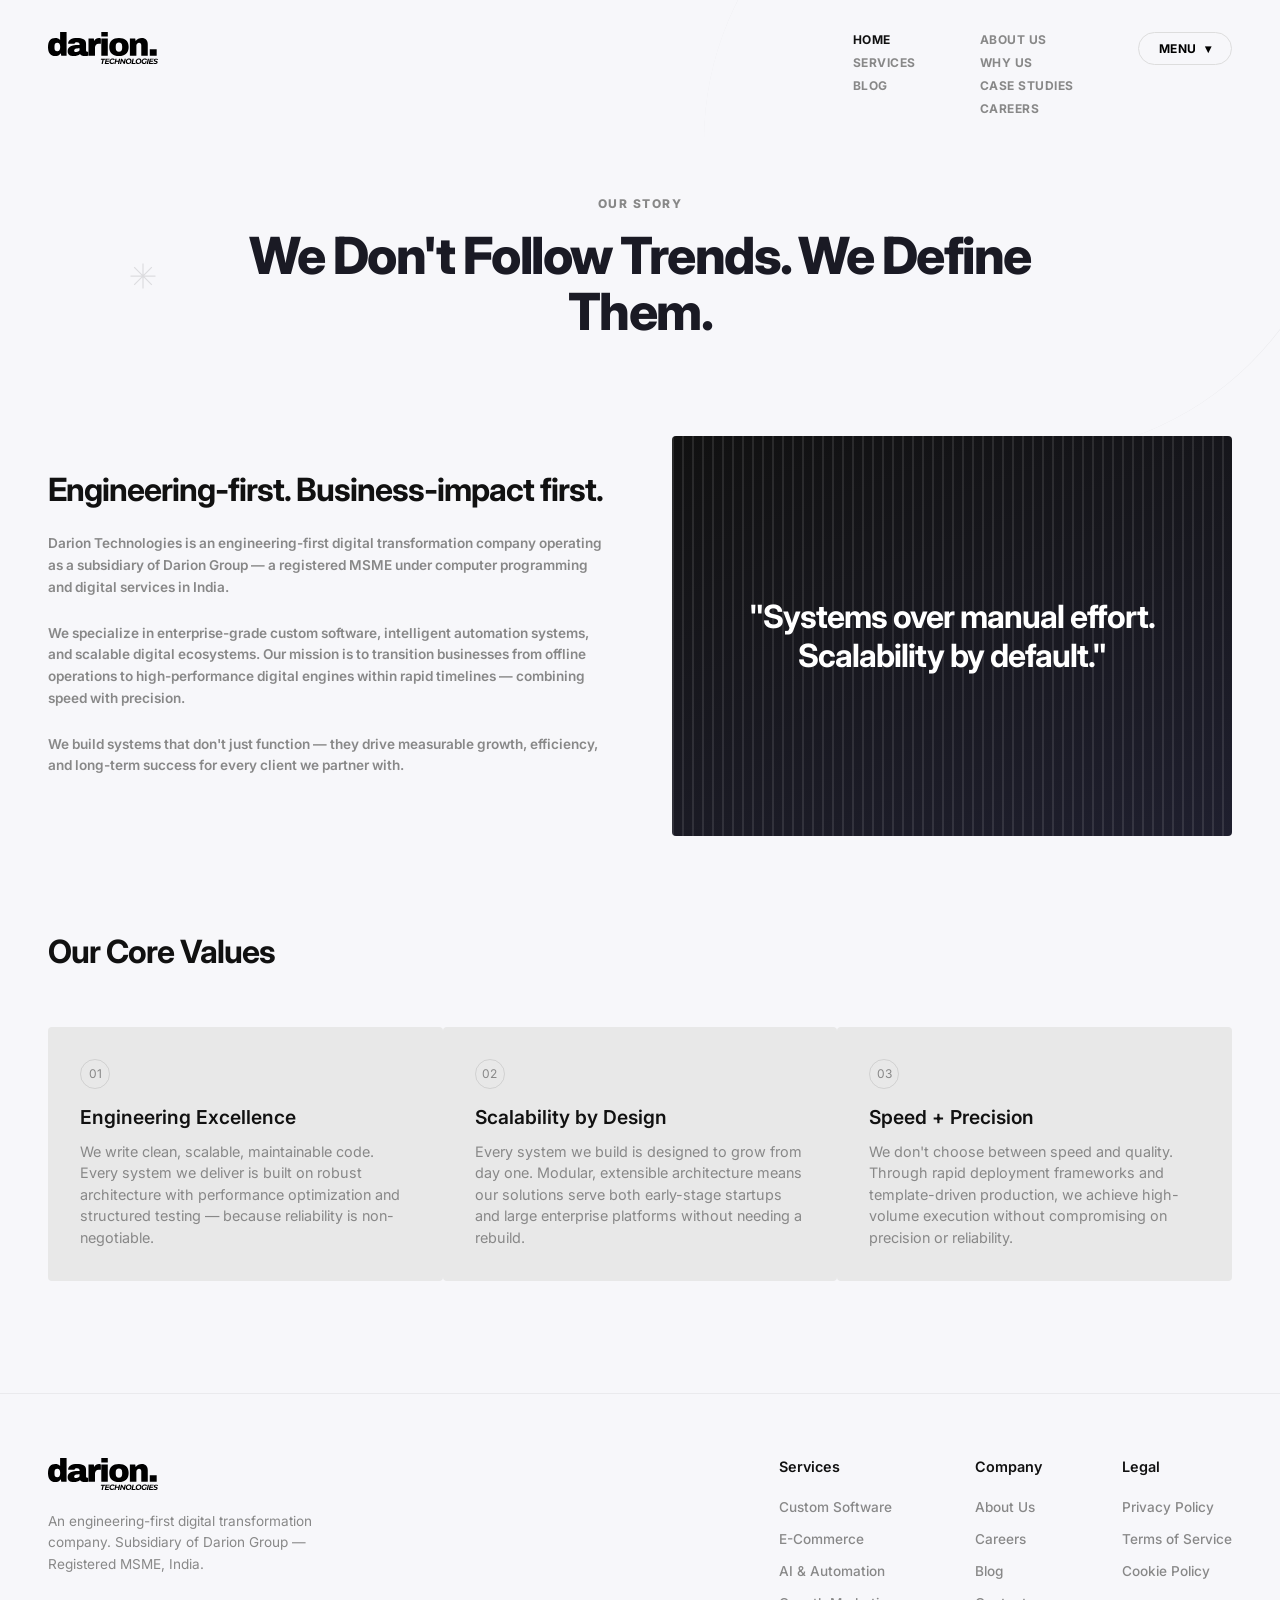
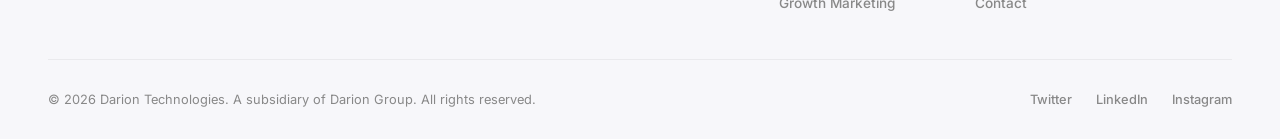
<file: about.html>
<!DOCTYPE html>
<html lang="en">
<head>
    <meta charset="UTF-8">
    <meta name="viewport" content="width=device-width, initial-scale=1.0">
    <meta name="google-site-verification" content="KczLwygnQh5xHZmdc2xaq30lxTxJCF4TRVUGhLjzKk0" />

    <!-- Primary SEO -->
    <title>About Us | Darion Technologies</title>
    <meta name="description" content="Learn about Darion Technologies — a Registered MSME and subsidiary of Darion Group, building enterprise-grade software and intelligent digital systems for businesses across India.">
    <meta name="keywords" content="Darion Technologies About, Darion Group, MSME India, Digital Transformation Company India">
    <meta name="author" content="Darion Technologies">
    <meta name="robots" content="index, follow">
    <link rel="canonical" href="https://tech.darion.in/about.html">

    <!-- Open Graph / Social -->
    <meta property="og:type" content="website">
    <meta property="og:url" content="https://tech.darion.in/about.html">
    <meta property="og:title" content="About Darion Technologies | Engineering-First Company">
    <meta property="og:description" content="We are an engineering-first digital transformation company. Subsidiary of Darion Group — Registered MSME, India.">
    <meta property="og:site_name" content="Darion Technologies">
    <meta property="og:locale" content="en_IN">

    <!-- Twitter Card -->
    <meta name="twitter:card" content="summary_large_image">
    <meta name="twitter:title" content="About Darion Technologies | Engineering-First Company">
    <meta name="twitter:description" content="We are an engineering-first digital transformation company. Subsidiary of Darion Group — Registered MSME, India.">
    <meta name="twitter:site" content="@DarionTech">

    <link rel="stylesheet" href="assets/css/styles.css">
    <script src="assets/js/scripts.js" defer></script>

    <script type="application/ld+json">
    {
        "@context": "https://schema.org",
        "@type": "Organization",
        "name": "Darion Technologies",
        "alternateName": "Darion Tech",
        "url": "https://tech.darion.in",
        "logo": "https://tech.darion.in/assets/logo.svg",
        "description": "Engineering-first digital transformation company. Subsidiary of Darion Group — Registered MSME, India.",
        "foundingDate": "2024",
        "address": {
            "@type": "PostalAddress",
            "addressCountry": "IN"
        },
        "contactPoint": {
            "@type": "ContactPoint",
            "email": "hello@tech.darion.in",
            "contactType": "customer support"
        },
        "sameAs": []
    }
    </script>
</head>
<body>

    <svg class="decoration star-1" viewBox="0 0 24 24" fill="none" stroke="#000" stroke-width="1">
        <path d="M12 2v20M2 12h20M4.929 4.929l14.142 14.142M4.929 19.071L19.071 4.929" />
    </svg>
    <svg class="decoration star-2" viewBox="0 0 24 24" fill="none" stroke="#000" stroke-width="1">
        <path d="M12 2v20M2 12h20M4.929 4.929l14.142 14.142M4.929 19.071L19.071 4.929" />
    </svg>
    <div class="decoration curve-line"></div>

    <div class="container">
        <nav>
            <a href="index.html" class="logo" style="text-decoration: none; color: var(--text-dark);"><img src="assets/logo.svg" alt="Darion Logo" class="brand-icon"></a>
            <div class="nav-links-container">
                <div class="nav-col">
                    <a class="active" href="index.html" >Home</a>
                    <a href="generator.html">Services</a>

                    <a href="blog.html">Blog</a>
                </div>
                <div class="nav-col">
                    <a href="about.html">About Us</a>
                    <a href="features.html">Why Us</a>
                    <a href="collection.html">Case Studies</a>
                    <a href="careers.html">Careers</a>
                </div>
            </div>
            <button class="menu-btn">Menu <span>&#9662;</span></button>
        </nav>

        <div class="about-header">
            <p class="subtitle">Our Story</p>
            <h1>We Don't Follow Trends. We Define Them.</h1>
        </div>

        <div class="mission-section">
            <div class="mission-text">
                <h2>Engineering-first. Business-impact first.</h2>
                <p class="body-text">Darion Technologies is an engineering-first digital transformation company operating as a subsidiary of Darion Group — a registered MSME under computer programming and digital services in India.</p>
                <p class="body-text">We specialize in enterprise-grade custom software, intelligent automation systems, and scalable digital ecosystems. Our mission is to transition businesses from offline operations to high-performance digital engines within rapid timelines — combining speed with precision.</p>
                <p class="body-text">We build systems that don't just function — they drive measurable growth, efficiency, and long-term success for every client we partner with.</p>
            </div>
            <div class="mission-image-card">
                "Systems over manual effort. Scalability by default."
            </div>
        </div>

        <div class="values-header">
            <h2>Our Core Values</h2>
        </div>
        <div class="cards-grid">
            <div class="card about-card">
                <div class="card-number">01</div>
                <h3>Engineering Excellence</h3>
                <p>We write clean, scalable, maintainable code. Every system we deliver is built on robust architecture with performance optimization and structured testing — because reliability is non-negotiable.</p>
            </div>
            <div class="card about-card">
                <div class="card-number">02</div>
                <h3>Scalability by Design</h3>
                <p>Every system we build is designed to grow from day one. Modular, extensible architecture means our solutions serve both early-stage startups and large enterprise platforms without needing a rebuild.</p>
            </div>
            <div class="card about-card">
                <div class="card-number">03</div>
                <h3>Speed + Precision</h3>
                <p>We don't choose between speed and quality. Through rapid deployment frameworks and template-driven production, we achieve high-volume execution without compromising on precision or reliability.</p>
            </div>
        </div>

    </div>

    <footer class="footer">
        <div class="footer-content">
            <div class="footer-brand">
                <a href="index.html" class="logo" style="text-decoration: none; color: var(--text-dark);"><img src="assets/logo.svg" alt="Darion Logo" class="brand-icon"></a>
                <p>An engineering-first digital transformation company. Subsidiary of Darion Group — Registered MSME, India.</p>
            </div>

            <div class="footer-links">
                <div class="link-column">
                    <h4>Services</h4>
                    <a href="generator.html">Custom Software</a>
                    <a href="generator.html">E-Commerce</a>
                    <a href="generator.html">AI & Automation</a>
                    <a href="generator.html">Growth Marketing</a>
                </div>
                <div class="link-column">
                    <h4>Company</h4>
                    <a href="about.html">About Us</a>
                    <a href="careers.html">Careers</a>
                    <a href="blog.html">Blog</a>
                    <a href="contact.html">Contact</a>
                </div>
                <div class="link-column">
                    <h4>Legal</h4>
                    <a href="privacy.html">Privacy Policy</a>
                    <a href="#">Terms of Service</a>
                    <a href="#">Cookie Policy</a>
                </div>
            </div>
        </div>

        <div class="footer-bottom">
            <p>&copy; 2026 Darion Technologies. A subsidiary of Darion Group. All rights reserved.</p>
            <div class="social-links">
                <a href="#">Twitter</a>
                <a href="#">LinkedIn</a>
                <a href="#">Instagram</a>
            </div>
        </div>
    </footer>

        <!-- Mobile Menu Overlay -->
    <div class="mobile-menu" id="mobileMenu">
        <button class="close-btn" id="closeMenuBtn">&times;</button>
        <div class="mobile-nav-links">
            <a class="active" href="index.html" >Home</a>
            <a href="about.html">About Us</a>
            <a href="generator.html">Services</a>
            <a href="features.html">Why Us</a>

            <a href="collection.html">Case Studies</a>
            <a href="blog.html">Blog</a>
            <a href="careers.html">Careers</a>
            <a href="contact.html">Contact</a>
        </div>
    </div>
</body>
</html>
</file>
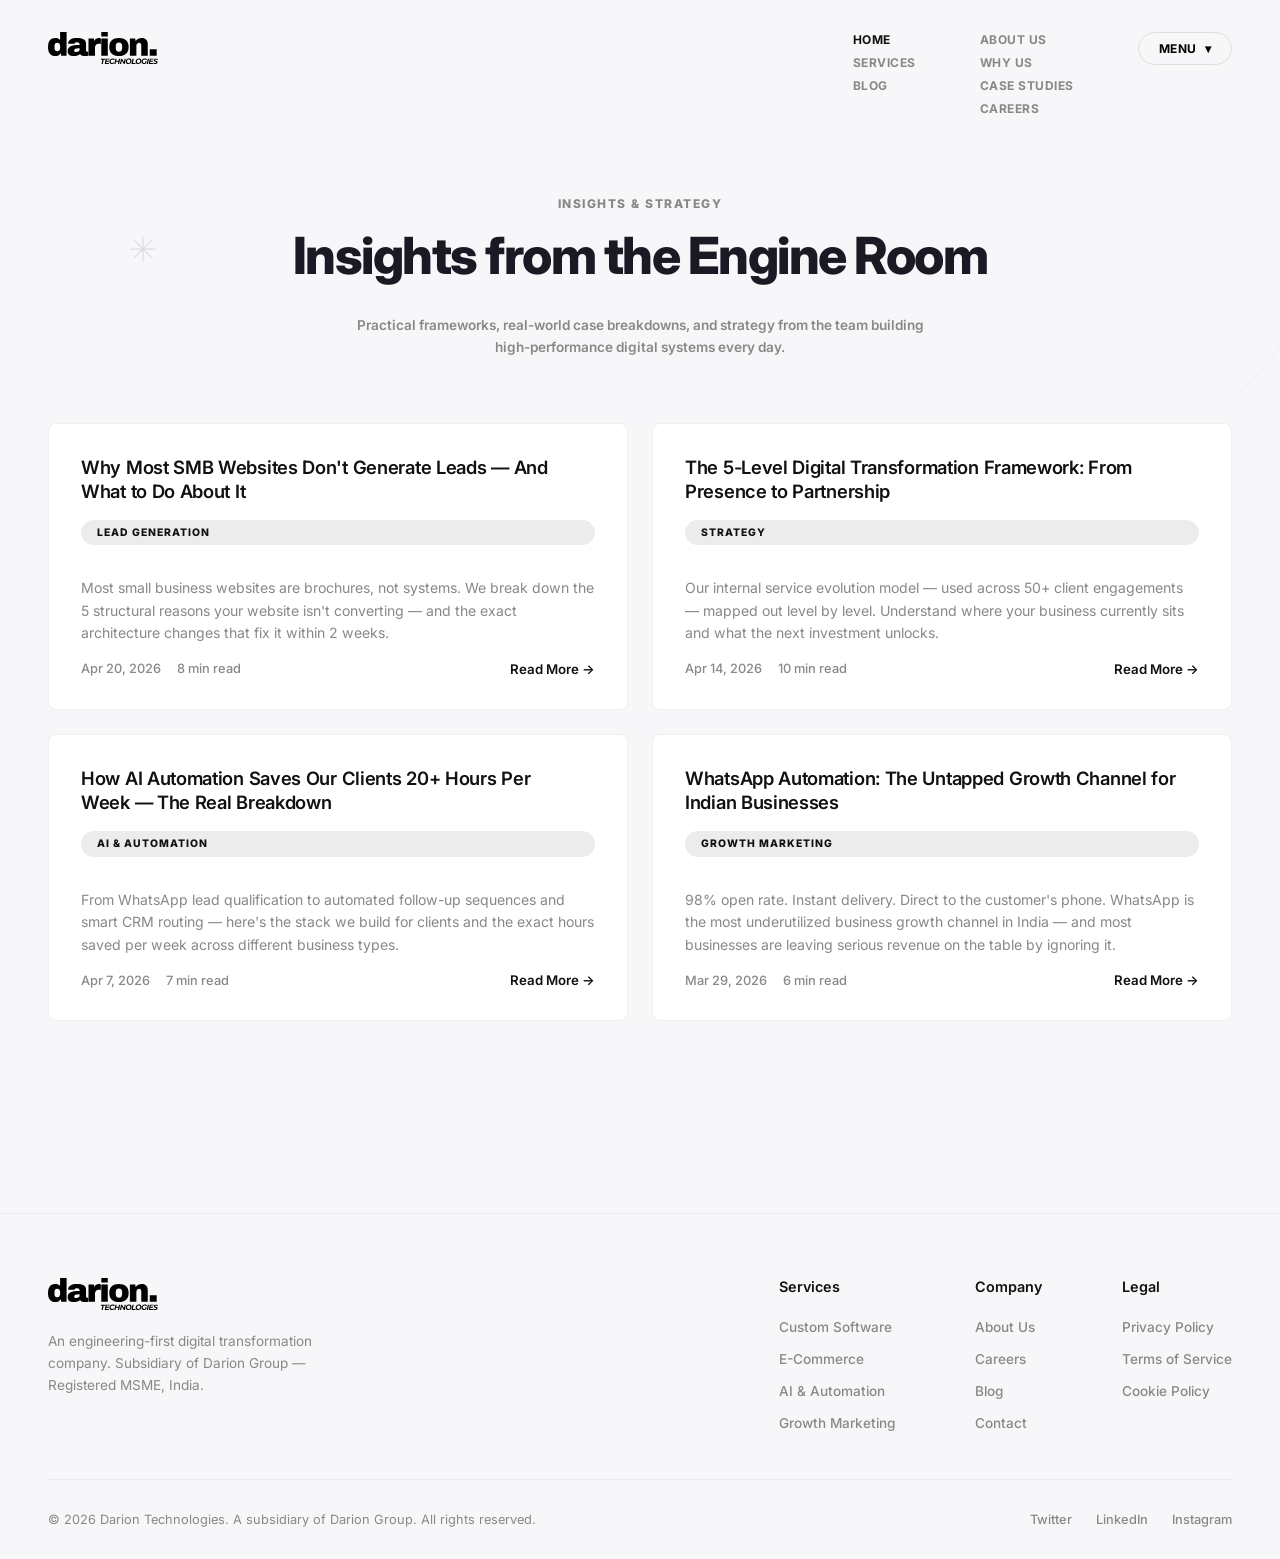
<file: blog.html>
<!DOCTYPE html>
<html lang="en">
<head>
    <meta charset="UTF-8">
    <meta name="viewport" content="width=device-width, initial-scale=1.0">
    <meta name="google-site-verification" content="KczLwygnQh5xHZmdc2xaq30lxTxJCF4TRVUGhLjzKk0" />

    <!-- Primary SEO -->
    <title>Blog | Darion Technologies — Insights on Digital Transformation</title>
    <meta name="description" content="Read the Darion Technologies blog for expert insights on digital transformation, AI, e-commerce, and custom software development in India.">
    <meta name="keywords" content="Darion Technologies Blog, Digital Transformation India, AI Insights, Software Development Blog">
    <meta name="author" content="Darion Technologies">
    <meta name="robots" content="index, follow">
    <link rel="canonical" href="https://tech.darion.in/blog.html">

    <!-- Open Graph / Social -->
    <meta property="og:type" content="website">
    <meta property="og:url" content="https://tech.darion.in/blog.html">
    <meta property="og:title" content="Blog | Darion Technologies">
    <meta property="og:description" content="Expert insights on digital transformation, AI automation, and software development from Darion Technologies.">
    <meta property="og:site_name" content="Darion Technologies">
    <meta property="og:locale" content="en_IN">

    <!-- Twitter Card -->
    <meta name="twitter:card" content="summary_large_image">
    <meta name="twitter:title" content="Blog | Darion Technologies">
    <meta name="twitter:description" content="Expert insights on digital transformation, AI automation, and software development from Darion Technologies.">
    <meta name="twitter:site" content="@DarionTech">

    <link rel="stylesheet" href="assets/css/styles.css">
    <script src="assets/js/scripts.js" defer></script>

    <script type="application/ld+json">
    {
        "@context": "https://schema.org",
        "@type": "Organization",
        "name": "Darion Technologies",
        "alternateName": "Darion Tech",
        "url": "https://tech.darion.in",
        "logo": "https://tech.darion.in/assets/logo.svg",
        "description": "Engineering-first digital transformation company. Subsidiary of Darion Group — Registered MSME, India.",
        "foundingDate": "2024",
        "address": {
            "@type": "PostalAddress",
            "addressCountry": "IN"
        },
        "contactPoint": {
            "@type": "ContactPoint",
            "email": "hello@tech.darion.in",
            "contactType": "customer support"
        },
        "sameAs": []
    }
    </script>
</head>
<body>
    <svg class="decoration star-1" viewBox="0 0 24 24" fill="none" stroke="#000" stroke-width="1"><path d="M12 2v20M2 12h20M4.929 4.929l14.142 14.142M4.929 19.071L19.071 4.929"/></svg>
    <svg class="decoration star-2" viewBox="0 0 24 24" fill="none" stroke="#000" stroke-width="1"><path d="M12 2v20M2 12h20M4.929 4.929l14.142 14.142M4.929 19.071L19.071 4.929"/></svg>
    <div class="decoration curve-line"></div>

    <div class="container">
        <nav>
            <a href="index.html" class="logo" style="text-decoration: none; color: var(--text-dark);"><img src="assets/logo.svg" alt="Darion Logo" class="brand-icon"></a>
            <div class="nav-links-container">
                <div class="nav-col">
                    <a class="active" href="index.html" >Home</a>
                    <a href="generator.html">Services</a>

                    <a href="blog.html">Blog</a>
                </div>
                <div class="nav-col">
                    <a href="about.html">About Us</a>
                    <a href="features.html">Why Us</a>
                    <a href="collection.html">Case Studies</a>
                    <a href="careers.html">Careers</a>
                </div>
            </div>
            <button class="menu-btn">Menu <span>&#9662;</span></button>
        </nav>

        <div class="about-header" style="text-align: center; margin: 0 auto 4rem; width: 100%;">
            <p class="subtitle">Insights & Strategy</p>
            <h1>Insights from the Engine Room</h1>
            <p class="body-text" style="max-width: 600px; margin: 0 auto;">Practical frameworks, real-world case breakdowns, and strategy from the team building high-performance digital systems every day.</p>
        </div>

        <div class="blog-grid">

            <a class="blog-card" href="#">
                <div class="blog-card-header">
                    <h3>Why Most SMB Websites Don't Generate Leads — And What to Do About It</h3>
                </div>
                <span class="service-tag">Lead Generation</span>
                <p>Most small business websites are brochures, not systems. We break down the 5 structural reasons your website isn't converting — and the exact architecture changes that fix it within 2 weeks.</p>
                <div class="blog-footer">
                    <div class="blog-meta">
                        <span>Apr 20, 2026</span>
                        <span>8 min read</span>
                    </div>
                    <span class="read-more">Read More →</span>
                </div>
            </a>

            <a class="blog-card" href="#">
                <div class="blog-card-header">
                    <h3>The 5-Level Digital Transformation Framework: From Presence to Partnership</h3>
                </div>
                <span class="service-tag">Strategy</span>
                <p>Our internal service evolution model — used across 50+ client engagements — mapped out level by level. Understand where your business currently sits and what the next investment unlocks.</p>
                <div class="blog-footer">
                    <div class="blog-meta">
                        <span>Apr 14, 2026</span>
                        <span>10 min read</span>
                    </div>
                    <span class="read-more">Read More →</span>
                </div>
            </a>

            <a class="blog-card" href="#">
                <div class="blog-card-header">
                    <h3>How AI Automation Saves Our Clients 20+ Hours Per Week — The Real Breakdown</h3>
                </div>
                <span class="service-tag">AI & Automation</span>
                <p>From WhatsApp lead qualification to automated follow-up sequences and smart CRM routing — here's the stack we build for clients and the exact hours saved per week across different business types.</p>
                <div class="blog-footer">
                    <div class="blog-meta">
                        <span>Apr 7, 2026</span>
                        <span>7 min read</span>
                    </div>
                    <span class="read-more">Read More →</span>
                </div>
            </a>

            <a class="blog-card" href="#">
                <div class="blog-card-header">
                    <h3>WhatsApp Automation: The Untapped Growth Channel for Indian Businesses</h3>
                </div>
                <span class="service-tag">Growth Marketing</span>
                <p>98% open rate. Instant delivery. Direct to the customer's phone. WhatsApp is the most underutilized business growth channel in India — and most businesses are leaving serious revenue on the table by ignoring it.</p>
                <div class="blog-footer">
                    <div class="blog-meta">
                        <span>Mar 29, 2026</span>
                        <span>6 min read</span>
                    </div>
                    <span class="read-more">Read More →</span>
                </div>
            </a>

        </div>

    </div>

    <footer class="footer">
        <div class="footer-content">
            <div class="footer-brand">
                <a href="index.html" class="logo" style="text-decoration: none; color: var(--text-dark);"><img src="assets/logo.svg" alt="Darion Logo" class="brand-icon"></a>
                <p>An engineering-first digital transformation company. Subsidiary of Darion Group — Registered MSME, India.</p>
            </div>

            <div class="footer-links">
                <div class="link-column">
                    <h4>Services</h4>
                    <a href="generator.html">Custom Software</a>
                    <a href="generator.html">E-Commerce</a>
                    <a href="generator.html">AI & Automation</a>
                    <a href="generator.html">Growth Marketing</a>
                </div>
                <div class="link-column">
                    <h4>Company</h4>
                    <a href="about.html">About Us</a>
                    <a href="careers.html">Careers</a>
                    <a href="blog.html">Blog</a>
                    <a href="contact.html">Contact</a>
                </div>
                <div class="link-column">
                    <h4>Legal</h4>
                    <a href="privacy.html">Privacy Policy</a>
                    <a href="#">Terms of Service</a>
                    <a href="#">Cookie Policy</a>
                </div>
            </div>
        </div>

        <div class="footer-bottom">
            <p>&copy; 2026 Darion Technologies. A subsidiary of Darion Group. All rights reserved.</p>
            <div class="social-links">
                <a href="#">Twitter</a>
                <a href="#">LinkedIn</a>
                <a href="#">Instagram</a>
            </div>
        </div>
    </footer>

        <!-- Mobile Menu Overlay -->
    <div class="mobile-menu" id="mobileMenu">
        <button class="close-btn" id="closeMenuBtn">&times;</button>
        <div class="mobile-nav-links">
            <a class="active" href="index.html" >Home</a>
            <a href="about.html">About Us</a>
            <a href="generator.html">Services</a>
            <a href="features.html">Why Us</a>

            <a href="collection.html">Case Studies</a>
            <a href="blog.html">Blog</a>
            <a href="careers.html">Careers</a>
            <a href="contact.html">Contact</a>
        </div>
    </div>
</body>
</html>
</file>
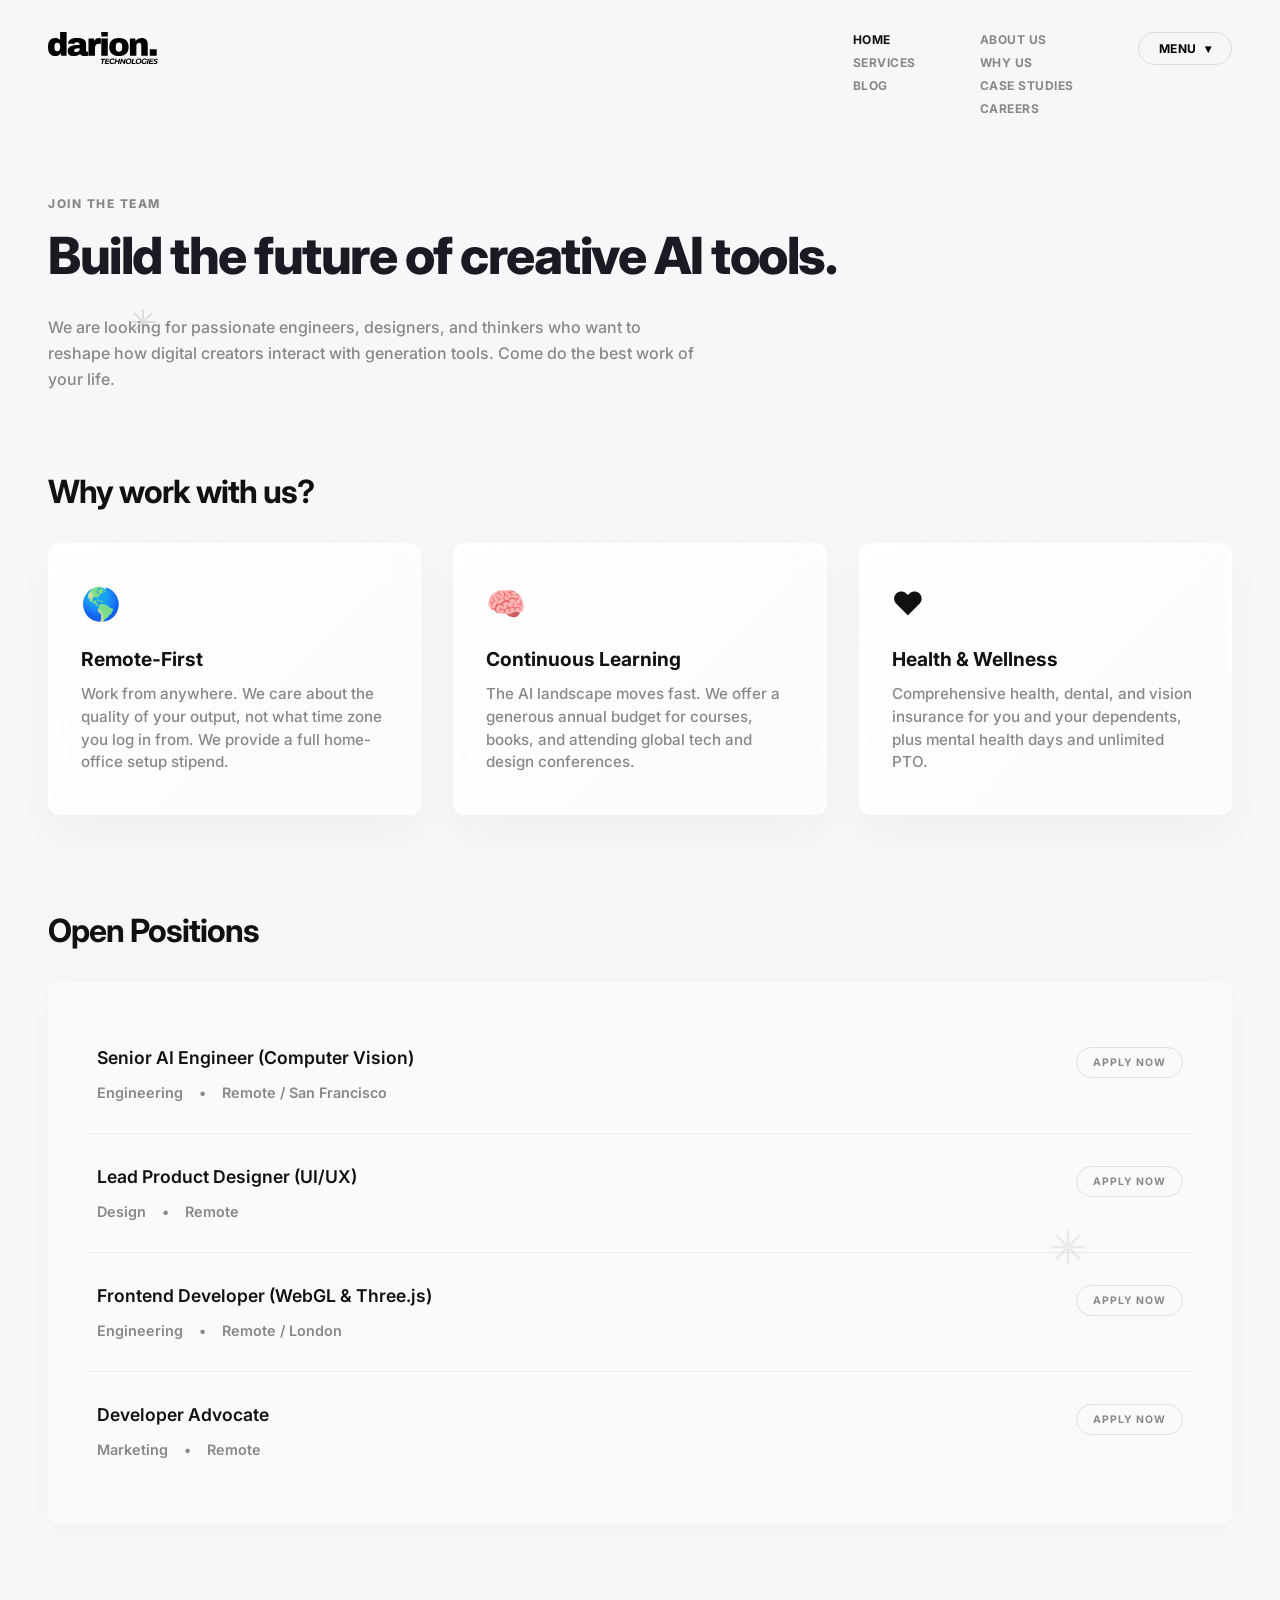
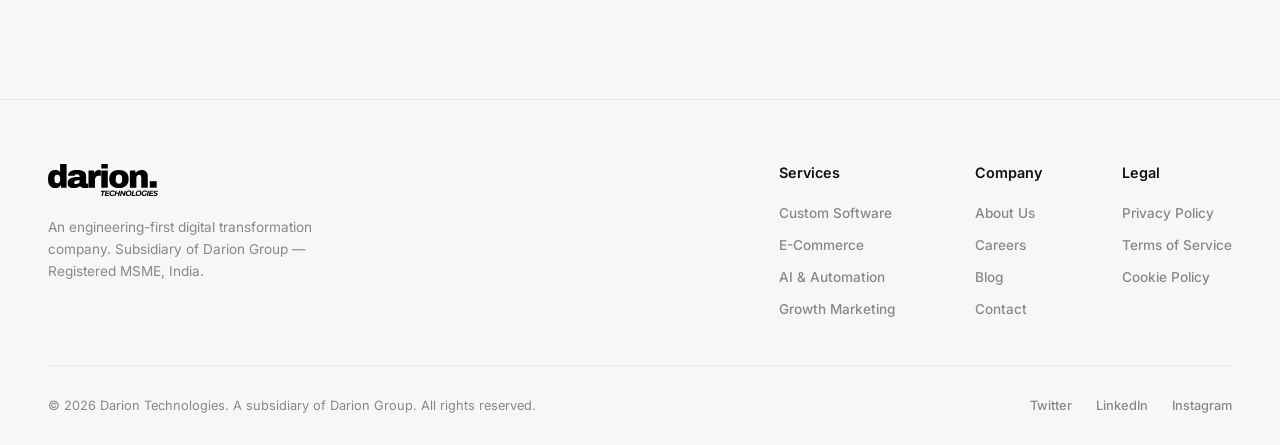
<file: careers.html>
<!DOCTYPE html>
<html lang="en">

<head>
    <meta charset="UTF-8">
    <meta name="viewport" content="width=device-width, initial-scale=1.0">
    <meta name="google-site-verification" content="KczLwygnQh5xHZmdc2xaq30lxTxJCF4TRVUGhLjzKk0" />

    <!-- Primary SEO -->
    <title>Careers | Join Darion Technologies</title>
    <meta name="description" content="Join the team at Darion Technologies. We are hiring engineers, designers, and thinkers who want to build the future of digital transformation in India. Remote-first opportunities.">
    <meta name="keywords" content="Darion Technologies Careers, Tech Jobs India, Software Engineer Jobs India, Remote Tech Jobs">
    <meta name="author" content="Darion Technologies">
    <meta name="robots" content="index, follow">
    <link rel="canonical" href="https://tech.darion.in/careers.html">

    <!-- Open Graph / Social -->
    <meta property="og:type" content="website">
    <meta property="og:url" content="https://tech.darion.in/careers.html">
    <meta property="og:title" content="Careers at Darion Technologies">
    <meta property="og:description" content="Join our remote-first team of engineers and designers building the future of digital transformation.">
    <meta property="og:site_name" content="Darion Technologies">
    <meta property="og:locale" content="en_IN">

    <!-- Twitter Card -->
    <meta name="twitter:card" content="summary_large_image">
    <meta name="twitter:title" content="Careers at Darion Technologies">
    <meta name="twitter:description" content="Join our remote-first team of engineers and designers building the future of digital transformation.">
    <meta name="twitter:site" content="@DarionTech">

    <link rel="stylesheet" href="assets/css/styles.css">
    <script src="assets/js/scripts.js" defer></script>
    <style>
        /* Page-specific: Careers */
        .career-header {
            max-width: 900px;
            margin-bottom: 5rem;
            text-align: left;
        }
        .header-desc {
            color: var(--text-gray);
            font-size: 1rem;
            line-height: 1.6;
            max-width: 650px;
            font-weight: 500;
        }
        .section-title {
            font-size: 2rem;
            font-weight: 700;
            letter-spacing: -1px;
            margin-bottom: 2rem;
            color: var(--text-dark);
        }
        .perks-grid {
            display: grid;
            grid-template-columns: repeat(3, 1fr);
            gap: 2rem;
            margin-bottom: 6rem;
        }
        .perk-card {
            background: linear-gradient(135deg, rgba(255,255,255,0.9) 0%, rgba(255,255,255,0.5) 100%);
            backdrop-filter: blur(20px);
            -webkit-backdrop-filter: blur(20px);
            border: 1px solid rgba(255,255,255,0.6);
            box-shadow: 0 20px 40px rgba(0,0,0,0.03), inset 0 2px 10px rgba(255,255,255,0.8);
            border-radius: 12px;
            padding: 2.5rem 2rem;
            transition: transform 0.3s ease;
            display: flex;
            flex-direction: column;
        }
        .perk-card:hover { transform: translateY(-5px); }
        .perk-icon { font-size: 2rem; margin-bottom: 1.5rem; }
        .perk-card h3 { font-size: 1.2rem; font-weight: 700; margin-bottom: 0.75rem; color: var(--text-dark); }
        .perk-card p { color: var(--text-gray); font-size: 0.95rem; line-height: 1.5; font-weight: 500; }
        .jobs-container {
            background: rgba(255,255,255,0.4);
            border: 1px solid rgba(255,255,255,0.6);
            border-radius: 12px;
            padding: 2rem;
            box-shadow: 0 10px 30px rgba(0,0,0,0.02);
            margin-bottom: 4rem;
        }
        .job-row {
            display: flex;
            justify-content: space-between;
            align-items: center;
            padding: 2rem 1rem;
            border-bottom: 1px solid rgba(0,0,0,0.05);
            transition: background 0.3s ease;
            border-radius: 8px;
        }
        .job-row:last-child { border-bottom: none; }
        .job-row:hover { background: rgba(255,255,255,0.8); }
        .job-info { display: flex; flex-direction: column; gap: 0.5rem; }
        .job-title { font-size: 1.3rem; font-weight: 700; color: var(--text-dark); }
        .job-meta { display: flex; gap: 1rem; color: var(--text-gray); font-size: 0.9rem; font-weight: 600; }
        .job-meta span { display: flex; align-items: center; gap: 0.4rem; }
        @media (max-width: 1024px) {
            .perks-grid { grid-template-columns: 1fr 1fr; }
        }
        @media (max-width: 768px) {
            .perks-grid { grid-template-columns: 1fr; }
            .job-row { flex-direction: column; align-items: flex-start; gap: 1.5rem; }
        }
        /* --- Application Modal --- */
        .modal-overlay {
            display: none;
            position: fixed; inset: 0;
            background: rgba(10,10,20,0.55);
            backdrop-filter: blur(6px);
            -webkit-backdrop-filter: blur(6px);
            z-index: 9999;
            align-items: center;
            justify-content: center;
            padding: 1rem;
        }
        .modal-overlay.open { display: flex; }
        .modal-card {
            background: #fff;
            border-radius: 16px;
            padding: 2.5rem;
            width: 100%;
            max-width: 540px;
            position: relative;
            box-shadow: 0 30px 80px rgba(0,0,0,0.2);
            animation: slideUp 0.3s ease;
        }
        @keyframes slideUp {
            from { transform: translateY(30px); opacity: 0; }
            to   { transform: translateY(0);   opacity: 1; }
        }
        .modal-close {
            position: absolute; top: 1.25rem; right: 1.5rem;
            background: none; border: none; font-size: 1.5rem;
            cursor: pointer; color: #888; line-height: 1;
        }
        .modal-title { font-size: 1.3rem; font-weight: 800; margin-bottom: 0.3rem; color: #0a0a14; }
        .modal-subtitle { font-size: 0.85rem; color: #888; margin-bottom: 1.75rem; }
        .modal-input {
            width: 100%; padding: 0.9rem 1rem;
            border: 1px solid rgba(0,0,0,0.12);
            border-radius: 8px;
            font-size: 0.95rem;
            font-family: 'Inter', sans-serif;
            color: #1f1f2e;
            outline: none;
            transition: border-color 0.2s, box-shadow 0.2s;
            margin-bottom: 1rem;
            box-sizing: border-box;
        }
        .modal-input:focus { border-color: #1f1f2e; box-shadow: 0 4px 12px rgba(0,0,0,0.06); }
        .modal-input[type="file"] { padding: 0.6rem 1rem; cursor: pointer; }
        .modal-btn {
            background: linear-gradient(135deg, #1f1f2e 0%, #0a0a14 100%);
            color: #fff;
            padding: 1rem 2rem;
            border-radius: 40px;
            border: none;
            font-size: 0.72rem;
            font-weight: 800;
            letter-spacing: 1.2px;
            text-transform: uppercase;
            cursor: pointer;
            width: 100%;
            margin-top: 0.5rem;
            display: flex;
            align-items: center;
            justify-content: center;
            gap: 0.5rem;
            transition: transform 0.2s, box-shadow 0.3s, opacity 0.2s;
            box-shadow: 0 10px 25px rgba(0,0,0,0.2);
        }
        .modal-btn:hover:not(:disabled) { transform: translateY(-2px); box-shadow: 0 15px 30px rgba(0,0,0,0.3); }
        .modal-btn:disabled { opacity: 0.65; cursor: not-allowed; transform: none; }
        .modal-spinner {
            width: 15px; height: 15px;
            border: 2px solid rgba(255,255,255,0.3);
            border-top-color: #fff;
            border-radius: 50%;
            animation: spin 0.7s linear infinite;
            display: none;
        }
        @keyframes spin { to { transform: rotate(360deg); } }
        .modal-alert {
            display: none;
            padding: 0.85rem 1rem;
            border-radius: 8px;
            font-size: 0.88rem;
            font-weight: 600;
            margin-top: 1rem;
            text-align: center;
        }
        .modal-alert.success { background: #e6f9f0; color: #0e7a4a; border: 1px solid #b2e8cf; }
        .modal-alert.error   { background: #fff0f0; color: #c0392b; border: 1px solid #f5c6c6; }
    </style>

    <script type="application/ld+json">
    {
        "@context": "https://schema.org",
        "@type": "Organization",
        "name": "Darion Technologies",
        "alternateName": "Darion Tech",
        "url": "https://tech.darion.in",
        "logo": "https://tech.darion.in/assets/logo.svg",
        "description": "Engineering-first digital transformation company. Subsidiary of Darion Group — Registered MSME, India.",
        "foundingDate": "2024",
        "address": {
            "@type": "PostalAddress",
            "addressCountry": "IN"
        },
        "contactPoint": {
            "@type": "ContactPoint",
            "email": "hello@tech.darion.in",
            "contactType": "customer support"
        },
        "sameAs": []
    }
    </script>
</head>

<body>

    <svg class="decoration star-1" viewBox="0 0 24 24" fill="none" stroke="#000" stroke-width="1.5">
        <path d="M12 2v20M2 12h20M4.929 4.929l14.142 14.142M4.929 19.071L19.071 4.929" />
    </svg>
    <svg class="decoration star-2" viewBox="0 0 24 24" fill="none" stroke="#000" stroke-width="1.5">
        <path d="M12 2v20M2 12h20M4.929 4.929l14.142 14.142M4.929 19.071L19.071 4.929" />
    </svg>
    <div class="decoration curve-line"></div>

    <div class="container">
        <nav>
            <a href="index.html" class="logo" style="text-decoration: none; color: var(--text-dark);"><img src="assets/logo.svg" alt="Darion Logo" class="brand-icon"></a>
            <div class="nav-links-container">
                <div class="nav-col">
                    <a class="active" href="index.html" >Home</a>
                    <a href="generator.html">Services</a>

                    <a href="blog.html">Blog</a>
                </div>
                <div class="nav-col">
                    <a href="about.html">About Us</a>
                    <a href="features.html">Why Us</a>
                    <a href="collection.html">Case Studies</a>
                    <a href="careers.html">Careers</a>
                </div>
            </div>
            <button class="menu-btn">Menu <span>&#9662;</span></button>
        </nav>

        <header class="career-header">
            <p class="subtitle">Join the team</p>
            <h1>Build the future of creative AI tools.</h1>
            <p class="header-desc">We are looking for passionate engineers, designers, and thinkers who want to reshape
                how digital creators interact with generation tools. Come do the best work of your life.</p>
        </header>

        <h2 class="section-title">Why work with us?</h2>
        <div class="perks-grid">
            <div class="perk-card">
                <div class="perk-icon">🌎</div>
                <h3>Remote-First</h3>
                <p>Work from anywhere. We care about the quality of your output, not what time zone you log in from. We
                    provide a full home-office setup stipend.</p>
            </div>
            <div class="perk-card">
                <div class="perk-icon">🧠</div>
                <h3>Continuous Learning</h3>
                <p>The AI landscape moves fast. We offer a generous annual budget for courses, books, and attending
                    global tech and design conferences.</p>
            </div>
            <div class="perk-card">
                <div class="perk-icon">❤️</div>
                <h3>Health & Wellness</h3>
                <p>Comprehensive health, dental, and vision insurance for you and your dependents, plus mental health
                    days and unlimited PTO.</p>
            </div>
        </div>

        <h2 class="section-title">Open Positions</h2>
        <div class="jobs-container">

            <div class="job-row">
                <div class="job-info">
                    <h3 class="job-title">Senior AI Engineer (Computer Vision)</h3>
                    <div class="job-meta">
                        <span>Engineering</span> &bull; <span>Remote / San Francisco</span>
                    </div>
                </div>
                <a onclick="openApplyModal(this)" data-job="Senior AI Engineer (Computer Vision)" class="btn-outline" href="#" style="cursor:pointer;">Apply Now</a>
            </div>

            <div class="job-row">
                <div class="job-info">
                    <h3 class="job-title">Lead Product Designer (UI/UX)</h3>
                    <div class="job-meta">
                        <span>Design</span> &bull; <span>Remote</span>
                    </div>
                </div>
                <a onclick="openApplyModal(this)" data-job="Lead Product Designer (UI/UX)" class="btn-outline" href="#" style="cursor:pointer;">Apply Now</a>
            </div>

            <div class="job-row">
                <div class="job-info">
                    <h3 class="job-title">Frontend Developer (WebGL &amp; Three.js)</h3>
                    <div class="job-meta">
                        <span>Engineering</span> &bull; <span>Remote / London</span>
                    </div>
                </div>
                <a onclick="openApplyModal(this)" data-job="Frontend Developer (WebGL & Three.js)" class="btn-outline" href="#" style="cursor:pointer;">Apply Now</a>
            </div>

            <div class="job-row">
                <div class="job-info">
                    <h3 class="job-title">Developer Advocate</h3>
                    <div class="job-meta">
                        <span>Marketing</span> &bull; <span>Remote</span>
                    </div>
                </div>
                <a onclick="openApplyModal(this)" data-job="Developer Advocate" class="btn-outline" href="#" style="cursor:pointer;">Apply Now</a>
            </div>

        </div>
    </div>

    <!-- Application Modal -->
    <div class="modal-overlay" id="applyModal" role="dialog" aria-modal="true" aria-labelledby="modalTitle">
        <div class="modal-card">
            <button class="modal-close" id="modalCloseBtn" aria-label="Close">&times;</button>
            <h2 class="modal-title" id="modalTitle">Apply for this role</h2>
            <p class="modal-subtitle" id="modalSubtitle">We review every application within 5 business days.</p>
            <form id="applyForm">
                <input type="hidden" id="jobTitle" name="job_title" value="">
                <input class="modal-input" type="text"  name="name"  placeholder="Full Name"     required>
                <input class="modal-input" type="email" name="email" placeholder="Email Address" required>
                <input class="modal-input" type="url"   name="linkedin" placeholder="LinkedIn profile URL (optional)">
                <textarea class="modal-input" name="cover_letter" rows="4" placeholder="Brief cover letter or intro..."></textarea>
                <button type="submit" class="modal-btn" id="applySubmitBtn">
                    <span class="modal-spinner" id="applySpinner"></span>
                    <span id="applyBtnText">Submit Application</span>
                </button>
                <div class="modal-alert" id="applyAlert"></div>
            </form>
        </div>
    </div>

    <footer class="footer">
        <div class="footer-content">
            <div class="footer-brand">
                <a href="index.html" class="logo" style="text-decoration: none; color: var(--text-dark);"><img src="assets/logo.svg" alt="Darion Logo" class="brand-icon"></a>
                <p>An engineering-first digital transformation company. Subsidiary of Darion Group — Registered MSME, India.</p>
            </div>

            <div class="footer-links">
                <div class="link-column">
                    <h4>Services</h4>
                    <a href="generator.html">Custom Software</a>
                    <a href="generator.html">E-Commerce</a>
                    <a href="generator.html">AI & Automation</a>
                    <a href="generator.html">Growth Marketing</a>
                </div>
                <div class="link-column">
                    <h4>Company</h4>
                    <a href="about.html">About Us</a>
                    <a href="careers.html">Careers</a>
                    <a href="blog.html">Blog</a>
                    <a href="contact.html">Contact</a>
                </div>
                <div class="link-column">
                    <h4>Legal</h4>
                    <a href="privacy.html">Privacy Policy</a>
                    <a href="#">Terms of Service</a>
                    <a href="#">Cookie Policy</a>
                </div>
            </div>
        </div>

        <div class="footer-bottom">
            <p>&copy; 2026 Darion Technologies. A subsidiary of Darion Group. All rights reserved.</p>
            <div class="social-links">
                <a href="#">Twitter</a>
                <a href="#">LinkedIn</a>
                <a href="#">Instagram</a>
            </div>
        </div>
    </footer>

    <!-- Mobile Menu Overlay -->
    <div class="mobile-menu" id="mobileMenu">
        <button class="close-btn" id="closeMenuBtn">&times;</button>
        <div class="mobile-nav-links">
            <a class="active" href="index.html" >Home</a>
            <a href="about.html">About Us</a>
            <a href="generator.html">Services</a>
            <a href="features.html">Why Us</a>

            <a href="collection.html">Case Studies</a>
            <a href="blog.html">Blog</a>
            <a href="careers.html">Careers</a>
            <a href="contact.html">Contact</a>
        </div>
    </div>

    <script>
    var APPLY_FORM_ENDPOINT = 'https://formspree.io/f/mlgakapo';

    var modal   = document.getElementById('applyModal');
    var form    = document.getElementById('applyForm');
    var btn     = document.getElementById('applySubmitBtn');
    var spinner = document.getElementById('applySpinner');
    var btnTxt  = document.getElementById('applyBtnText');
    var alert   = document.getElementById('applyAlert');

    function openApplyModal(el) {
        var job = el.getAttribute('data-job') || 'Open Position';
        document.getElementById('jobTitle').value = job;
        document.getElementById('modalTitle').textContent = 'Apply: ' + job;
        modal.classList.add('open');
        form.reset();
        alert.style.display = 'none';
    }

    document.getElementById('modalCloseBtn').addEventListener('click', function () {
        modal.classList.remove('open');
    });
    modal.addEventListener('click', function (e) {
        if (e.target === modal) modal.classList.remove('open');
    });
    document.addEventListener('keydown', function (e) {
        if (e.key === 'Escape') modal.classList.remove('open');
    });

    form.addEventListener('submit', function (e) {
        e.preventDefault();
        btn.disabled = true;
        spinner.style.display = 'block';
        btnTxt.textContent = 'Submitting...';
        alert.style.display = 'none';

        fetch(APPLY_FORM_ENDPOINT, {
            method: 'POST',
            body: new FormData(form),
            headers: { 'Accept': 'application/json' }
        })
        .then(function (res) {
            if (res.ok) {
                alert.className = 'modal-alert success';
                alert.textContent = 'Application received! We will be in touch within 5 business days.';
                form.reset();
            } else {
                return res.json().then(function (body) {
                    throw new Error(body.errors ? body.errors.map(function(e){return e.message;}).join(', ') : 'Server error');
                });
            }
        })
        .catch(function (err) {
            alert.className = 'modal-alert error';
            alert.textContent = 'Something went wrong: ' + err.message + '. Email us at hello@tech.darion.in';
        })
        .finally(function () {
            btn.disabled = false;
            spinner.style.display = 'none';
            btnTxt.textContent = 'Submit Application';
            alert.style.display = 'block';
        });
    });
    </script>
</body>

</html>
</file>
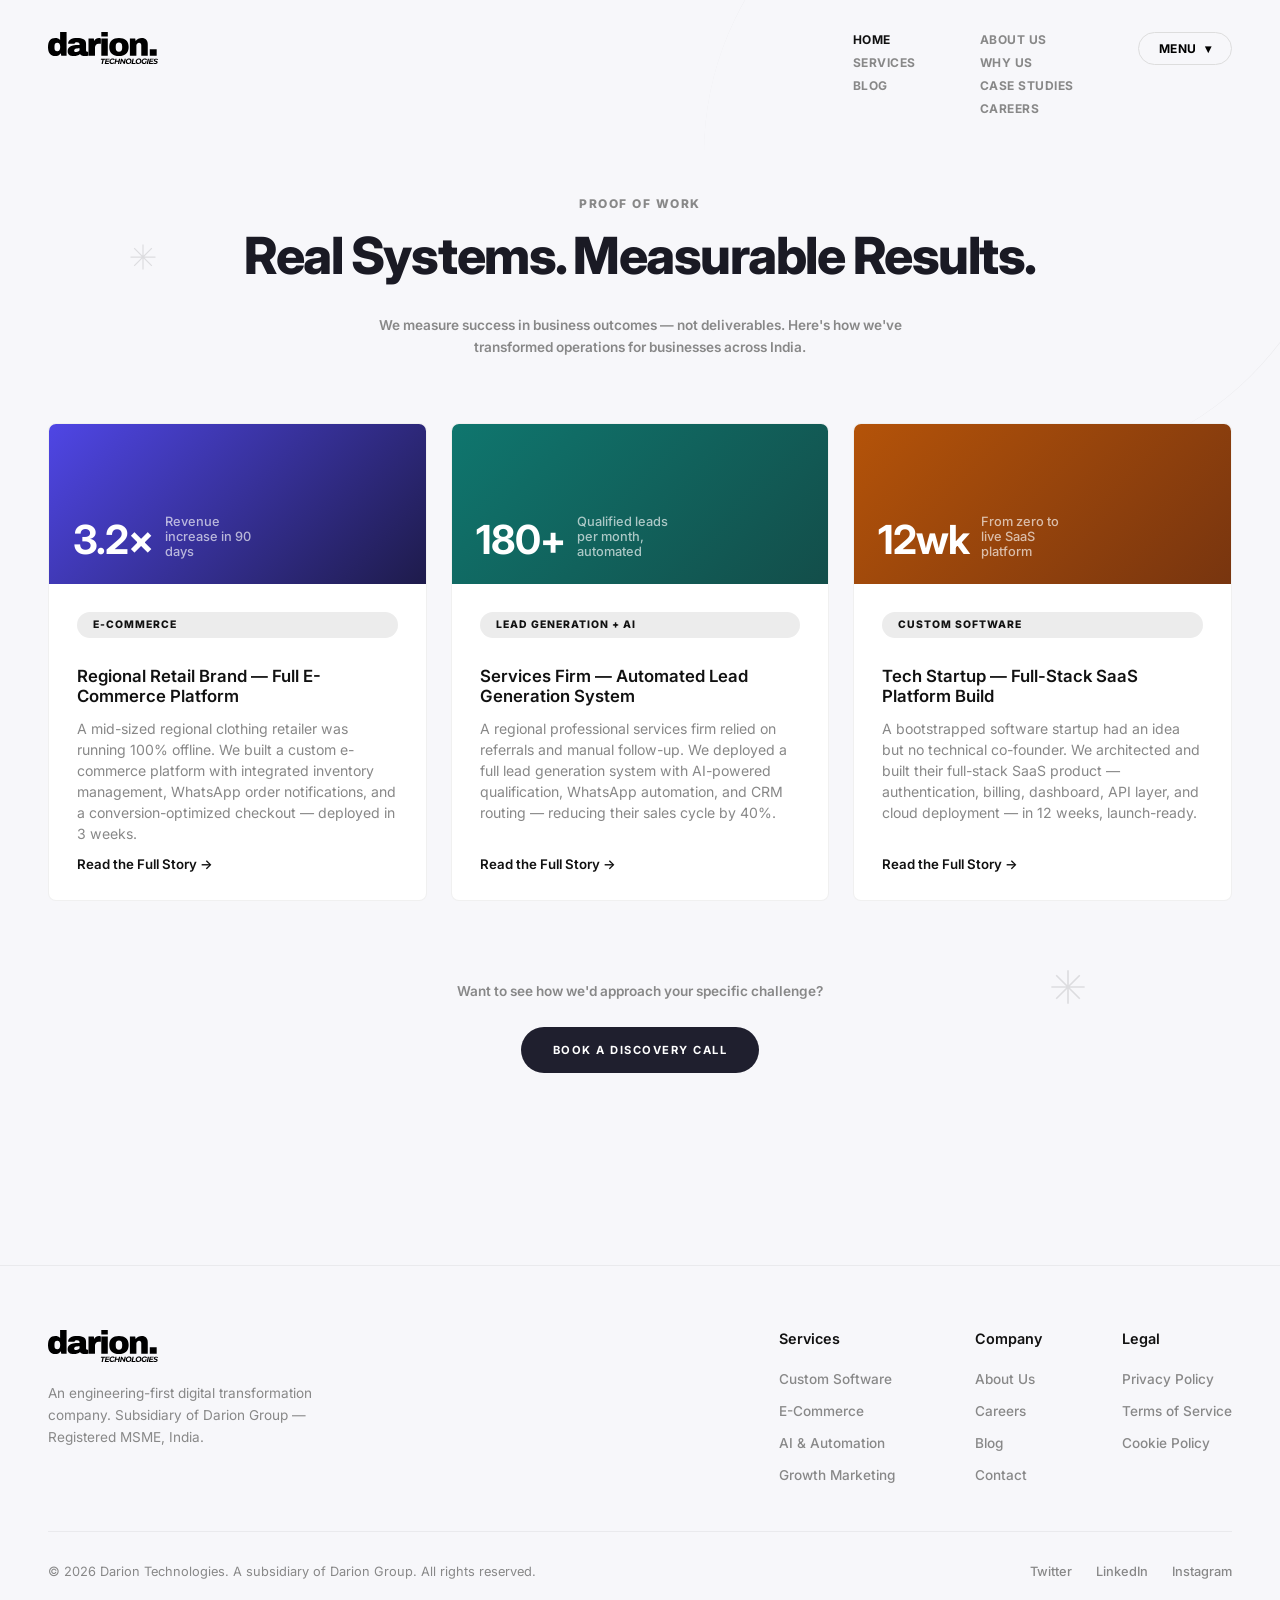
<file: collection.html>
<!DOCTYPE html>
<html lang="en">
<head>
    <meta charset="UTF-8">
    <meta name="viewport" content="width=device-width, initial-scale=1.0">
    <meta name="google-site-verification" content="KczLwygnQh5xHZmdc2xaq30lxTxJCF4TRVUGhLjzKk0" />

    <!-- Primary SEO -->
    <title>Case Studies | Darion Technologies — Real Results, Real Businesses</title>
    <meta name="description" content="Explore Darion Technologies case studies — 50+ digital systems delivered for businesses across India. Real-world results in custom software, e-commerce, and AI automation.">
    <meta name="keywords" content="Darion Technologies Case Studies, Portfolio India, Digital Transformation Success Stories, Software Projects India">
    <meta name="author" content="Darion Technologies">
    <meta name="robots" content="index, follow">
    <link rel="canonical" href="https://tech.darion.in/collection.html">

    <!-- Open Graph / Social -->
    <meta property="og:type" content="website">
    <meta property="og:url" content="https://tech.darion.in/collection.html">
    <meta property="og:title" content="Case Studies | Darion Technologies">
    <meta property="og:description" content="50+ digital systems delivered for businesses across India. Real results from Darion Technologies.">
    <meta property="og:site_name" content="Darion Technologies">
    <meta property="og:locale" content="en_IN">

    <!-- Twitter Card -->
    <meta name="twitter:card" content="summary_large_image">
    <meta name="twitter:title" content="Case Studies | Darion Technologies">
    <meta name="twitter:description" content="50+ digital systems delivered for businesses across India. Real results from Darion Technologies.">
    <meta name="twitter:site" content="@DarionTech">

    <link rel="stylesheet" href="assets/css/styles.css">
    <script src="assets/js/scripts.js" defer></script>

    <script type="application/ld+json">
    {
        "@context": "https://schema.org",
        "@type": "Organization",
        "name": "Darion Technologies",
        "alternateName": "Darion Tech",
        "url": "https://tech.darion.in",
        "logo": "https://tech.darion.in/assets/logo.svg",
        "description": "Engineering-first digital transformation company. Subsidiary of Darion Group — Registered MSME, India.",
        "foundingDate": "2024",
        "address": {
            "@type": "PostalAddress",
            "addressCountry": "IN"
        },
        "contactPoint": {
            "@type": "ContactPoint",
            "email": "hello@tech.darion.in",
            "contactType": "customer support"
        },
        "sameAs": []
    }
    </script>
</head>
<body>
    <svg class="decoration star-1" viewBox="0 0 24 24" fill="none" stroke="#000" stroke-width="1"><path d="M12 2v20M2 12h20M4.929 4.929l14.142 14.142M4.929 19.071L19.071 4.929"/></svg>
    <svg class="decoration star-2" viewBox="0 0 24 24" fill="none" stroke="#000" stroke-width="1"><path d="M12 2v20M2 12h20M4.929 4.929l14.142 14.142M4.929 19.071L19.071 4.929"/></svg>
    <div class="decoration curve-line"></div>

    <div class="container">
        <nav>
            <a href="index.html" class="logo" style="text-decoration: none; color: var(--text-dark);"><img src="assets/logo.svg" alt="Darion Logo" class="brand-icon"></a>
            <div class="nav-links-container">
                <div class="nav-col">
                    <a class="active" href="index.html" >Home</a>
                    <a href="generator.html">Services</a>

                    <a href="blog.html">Blog</a>
                </div>
                <div class="nav-col">
                    <a href="about.html">About Us</a>
                    <a href="features.html">Why Us</a>
                    <a href="collection.html">Case Studies</a>
                    <a href="careers.html">Careers</a>
                </div>
            </div>
            <button class="menu-btn">Menu <span>&#9662;</span></button>
        </nav>

        <div class="about-header" style="text-align: center; margin: 0 auto 4rem; width: 100%;">
            <p class="subtitle">Proof of Work</p>
            <h1>Real Systems. Measurable Results.</h1>
            <p class="body-text" style="max-width: 600px; margin: 0 auto;">We measure success in business outcomes — not deliverables. Here's how we've transformed operations for businesses across India.</p>
        </div>

        <div class="case-grid">

            <div class="case-card">
                <div class="case-card-banner" style="background: linear-gradient(135deg, #4f46e5, #1e1b4b);">
                    <span class="case-banner-stat">3.2×</span>
                    <span class="case-banner-label">Revenue increase in 90 days</span>
                </div>
                <div class="case-card-body">
                    <span class="service-tag">E-Commerce</span>
                    <h3>Regional Retail Brand — Full E-Commerce Platform</h3>
                    <p>A mid-sized regional clothing retailer was running 100% offline. We built a custom e-commerce platform with integrated inventory management, WhatsApp order notifications, and a conversion-optimized checkout — deployed in 3 weeks.</p>
                    <a href="blog.html">Read the Full Story →</a>
                </div>
            </div>

            <div class="case-card">
                <div class="case-card-banner" style="background: linear-gradient(135deg, #0f766e, #134e4a);">
                    <span class="case-banner-stat">180+</span>
                    <span class="case-banner-label">Qualified leads per month, automated</span>
                </div>
                <div class="case-card-body">
                    <span class="service-tag">Lead Generation + AI</span>
                    <h3>Services Firm — Automated Lead Generation System</h3>
                    <p>A regional professional services firm relied on referrals and manual follow-up. We deployed a full lead generation system with AI-powered qualification, WhatsApp automation, and CRM routing — reducing their sales cycle by 40%.</p>
                    <a href="blog.html">Read the Full Story →</a>
                </div>
            </div>

            <div class="case-card">
                <div class="case-card-banner" style="background: linear-gradient(135deg, #b45309, #78350f);">
                    <span class="case-banner-stat">12wk</span>
                    <span class="case-banner-label">From zero to live SaaS platform</span>
                </div>
                <div class="case-card-body">
                    <span class="service-tag">Custom Software</span>
                    <h3>Tech Startup — Full-Stack SaaS Platform Build</h3>
                    <p>A bootstrapped software startup had an idea but no technical co-founder. We architected and built their full-stack SaaS product — authentication, billing, dashboard, API layer, and cloud deployment — in 12 weeks, launch-ready.</p>
                    <a href="blog.html">Read the Full Story →</a>
                </div>
            </div>

        </div>

        <div style="text-align: center; margin-bottom: 5rem;">
            <p class="body-text">Want to see how we'd approach your specific challenge?</p>
            <a href="contact.html" class="btn-primary">Book a Discovery Call</a>
        </div>

    </div>

    <footer class="footer">
        <div class="footer-content">
            <div class="footer-brand">
                <a href="index.html" class="logo" style="text-decoration: none; color: var(--text-dark);"><img src="assets/logo.svg" alt="Darion Logo" class="brand-icon"></a>
                <p>An engineering-first digital transformation company. Subsidiary of Darion Group — Registered MSME, India.</p>
            </div>

            <div class="footer-links">
                <div class="link-column">
                    <h4>Services</h4>
                    <a href="generator.html">Custom Software</a>
                    <a href="generator.html">E-Commerce</a>
                    <a href="generator.html">AI & Automation</a>
                    <a href="generator.html">Growth Marketing</a>
                </div>
                <div class="link-column">
                    <h4>Company</h4>
                    <a href="about.html">About Us</a>
                    <a href="careers.html">Careers</a>
                    <a href="blog.html">Blog</a>
                    <a href="contact.html">Contact</a>
                </div>
                <div class="link-column">
                    <h4>Legal</h4>
                    <a href="privacy.html">Privacy Policy</a>
                    <a href="#">Terms of Service</a>
                    <a href="#">Cookie Policy</a>
                </div>
            </div>
        </div>

        <div class="footer-bottom">
            <p>&copy; 2026 Darion Technologies. A subsidiary of Darion Group. All rights reserved.</p>
            <div class="social-links">
                <a href="#">Twitter</a>
                <a href="#">LinkedIn</a>
                <a href="#">Instagram</a>
            </div>
        </div>
    </footer>

        <!-- Mobile Menu Overlay -->
    <div class="mobile-menu" id="mobileMenu">
        <button class="close-btn" id="closeMenuBtn">&times;</button>
        <div class="mobile-nav-links">
            <a class="active" href="index.html" >Home</a>
            <a href="about.html">About Us</a>
            <a href="generator.html">Services</a>
            <a href="features.html">Why Us</a>

            <a href="collection.html">Case Studies</a>
            <a href="blog.html">Blog</a>
            <a href="careers.html">Careers</a>
            <a href="contact.html">Contact</a>
        </div>
    </div>
</body>
</html>
</file>
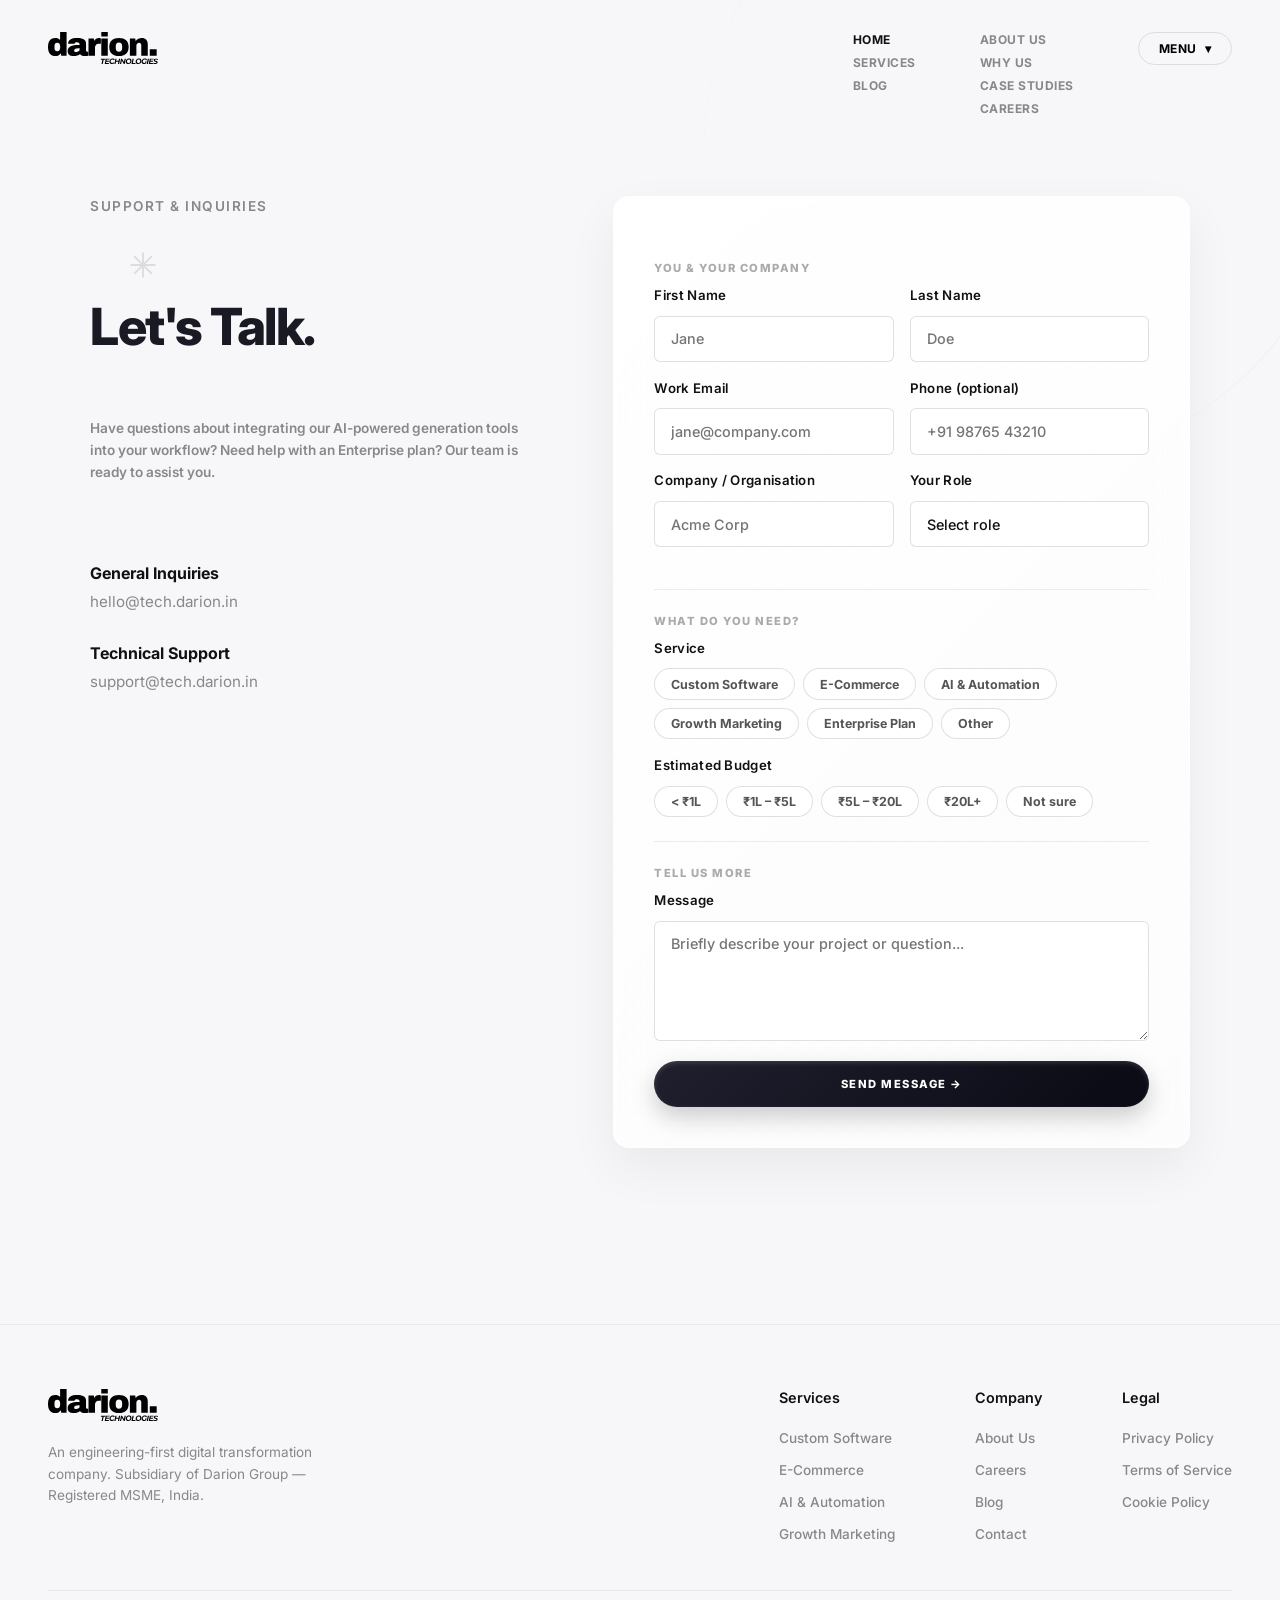
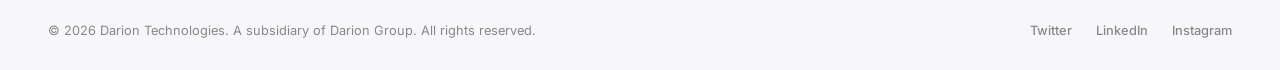
<file: contact.html>
<!DOCTYPE html>
<html lang="en">

<head>
    <meta charset="UTF-8">
    <meta name="viewport" content="width=device-width, initial-scale=1.0">
    <meta name="google-site-verification" content="KczLwygnQh5xHZmdc2xaq30lxTxJCF4TRVUGhLjzKk0" />

    <!-- Primary SEO -->
    <title>Contact Darion Technologies | Get in Touch</title>
    <meta name="description" content="Contact Darion Technologies to discuss your digital transformation project. Reach us for custom software, AI automation, e-commerce, and enterprise solutions. hello@tech.darion.in">
    <meta name="keywords" content="Contact Darion Technologies, Darion Technologies India, hello@tech.darion.in, Software Company India">
    <meta name="author" content="Darion Technologies">
    <meta name="robots" content="index, follow">
    <link rel="canonical" href="https://tech.darion.in/contact.html">

    <!-- Open Graph / Social -->
    <meta property="og:type" content="website">
    <meta property="og:url" content="https://tech.darion.in/contact.html">
    <meta property="og:title" content="Contact Darion Technologies">
    <meta property="og:description" content="Get in touch with Darion Technologies to start your digital transformation journey.">
    <meta property="og:site_name" content="Darion Technologies">
    <meta property="og:locale" content="en_IN">

    <!-- Twitter Card -->
    <meta name="twitter:card" content="summary_large_image">
    <meta name="twitter:title" content="Contact Darion Technologies">
    <meta name="twitter:description" content="Get in touch with Darion Technologies to start your digital transformation journey.">
    <meta name="twitter:site" content="@DarionTech">

    <link rel="stylesheet" href="assets/css/styles.css">
    <script src="assets/js/scripts.js" defer></script>
    <style>
        /* Page-specific: Contact */
        .contact-grid {
            display: grid;
            grid-template-columns: 1fr 1.3fr;
            gap: 5rem;
            align-items: flex-start;
            max-width: 1100px;
            margin: 0 auto 4rem;
            width: 100%;
        }
        .contact-info p {
            color: var(--text-gray);
            font-size: 0.85rem;
            font-weight: 600;
            line-height: 1.6;
            margin-bottom: 3rem;
        }
        .info-blocks { display: flex; flex-direction: column; gap: 2rem; }
        .info-block h3 { font-size: 1rem; font-weight: 700; margin-bottom: 0.5rem; color: var(--text-dark); }
        .info-block p, .info-block a { color: var(--text-gray); font-size: 0.95rem; text-decoration: none; transition: color 0.3s; }
        .info-block a:hover { color: var(--text-dark); }

        /* --- Form Card --- */
        .contact-form-card {
            background: linear-gradient(135deg, rgba(255,255,255,0.92) 0%, rgba(255,255,255,0.65) 100%);
            backdrop-filter: blur(20px);
            -webkit-backdrop-filter: blur(20px);
            border: 1px solid rgba(255,255,255,0.4);
            box-shadow: 0 20px 50px rgba(0,0,0,0.06), inset 0 2px 10px rgba(255,255,255,0.5);
            border-radius: 16px;
            padding: 2.5rem;
            width: 100%;
        }
        .form-section-label {
            font-size: 0.7rem;
            font-weight: 800;
            letter-spacing: 1.5px;
            text-transform: uppercase;
            color: #aaa;
            margin: 1.5rem 0 0.75rem;
        }
        .form-section-label:first-child { margin-top: 0; }
        .form-group { margin-bottom: 1.1rem; }
        .form-row { display: grid; grid-template-columns: 1fr 1fr; gap: 1rem; }
        .form-row-3 { display: grid; grid-template-columns: 1fr 1fr 1fr; gap: 1rem; }
        label { display: block; font-size: 0.78rem; font-weight: 700; margin-bottom: 0.4rem; color: var(--text-dark); letter-spacing: 0.3px; }
        input, textarea, select {
            width: 100%;
            padding: 0.8rem 1rem;
            border-radius: 8px;
            border: 1px solid rgba(0,0,0,0.1);
            background: rgba(255,255,255,0.6);
            font-size: 0.9rem;
            font-weight: 500;
            color: var(--text-dark);
            outline: none;
            transition: all 0.25s ease;
            font-family: 'Inter', sans-serif;
            box-sizing: border-box;
        }
        input:focus, textarea:focus, select:focus {
            background: #fff;
            border-color: #1f1f2e;
            box-shadow: 0 4px 15px rgba(0,0,0,0.06);
        }
        select { cursor: pointer; appearance: none; background-image: url("data:image/svg+xml,%3Csvg xmlns='http://www.w3.org/2000/svg' width='12' height='8' viewBox='0 0 12 8'%3E%3Cpath d='M1 1l5 5 5-5' stroke='%23888' stroke-width='1.5' fill='none' stroke-linecap='round'/%3E%3C/svg%3E"); background-repeat: no-repeat; background-position: right 1rem center; padding-right: 2.5rem; }
        textarea { resize: vertical; min-height: 100px; }

        /* Chip selectors */
        .chip-group { display: flex; flex-wrap: wrap; gap: 0.5rem; }
        .chip {
            padding: 0.45rem 1rem;
            border-radius: 30px;
            border: 1.5px solid rgba(0,0,0,0.12);
            background: rgba(255,255,255,0.7);
            font-size: 0.78rem;
            font-weight: 700;
            color: #555;
            cursor: pointer;
            transition: all 0.2s ease;
            user-select: none;
        }
        .chip:hover { border-color: #1f1f2e; color: #1f1f2e; background: #fff; }
        .chip.active { background: #1f1f2e; color: #fff; border-color: #1f1f2e; }

        /* Divider */
        .form-divider { border: none; border-top: 1px solid rgba(0,0,0,0.07); margin: 1.5rem 0; }

        /* Submit button */
        .btn-primary {
            background: linear-gradient(135deg, #1f1f2e 0%, #0a0a14 100%);
            color: #fff;
            padding: 1rem 2.5rem;
            border-radius: 40px;
            border: none;
            font-size: 0.7rem;
            font-weight: 800;
            letter-spacing: 1.5px;
            text-transform: uppercase;
            cursor: pointer;
            transition: transform 0.2s, box-shadow 0.3s, opacity 0.2s;
            width: 100%;
            box-shadow: 0 10px 25px rgba(0,0,0,0.2), inset 0 2px 5px rgba(255,255,255,0.15);
            margin-top: 1.25rem;
            display: flex;
            align-items: center;
            justify-content: center;
            gap: 0.6rem;
        }
        .btn-primary:hover:not(:disabled) { transform: translateY(-2px); box-shadow: 0 15px 35px rgba(0,0,0,0.3); }
        .btn-primary:disabled { opacity: 0.7; cursor: not-allowed; transform: none; }
        .spinner { width: 16px; height: 16px; border: 2px solid rgba(255,255,255,0.3); border-top-color: #fff; border-radius: 50%; animation: spin 0.7s linear infinite; display: none; }
        @keyframes spin { to { transform: rotate(360deg); } }
        .form-alert { display: none; padding: 0.9rem 1.1rem; border-radius: 8px; font-size: 0.88rem; font-weight: 600; margin-top: 1rem; text-align: center; }
        .form-alert.success { background: #e6f9f0; color: #0e7a4a; border: 1px solid #b2e8cf; }
        .form-alert.error   { background: #fff0f0; color: #c0392b; border: 1px solid #f5c6c6; }

        @media (max-width: 1024px) { .contact-grid { grid-template-columns: 1fr; gap: 3rem; } }
        @media (max-width: 600px) {
            .form-row, .form-row-3 { grid-template-columns: 1fr; gap: 0.9rem; }
            .contact-form-card { padding: 1.5rem; }
        }
    </style>

    <script type="application/ld+json">
    {
        "@context": "https://schema.org",
        "@type": "Organization",
        "name": "Darion Technologies",
        "alternateName": "Darion Tech",
        "url": "https://tech.darion.in",
        "logo": "https://tech.darion.in/assets/logo.svg",
        "description": "Engineering-first digital transformation company. Subsidiary of Darion Group — Registered MSME, India.",
        "foundingDate": "2024",
        "address": {
            "@type": "PostalAddress",
            "addressCountry": "IN"
        },
        "contactPoint": {
            "@type": "ContactPoint",
            "email": "hello@tech.darion.in",
            "contactType": "customer support"
        },
        "sameAs": []
    }
    </script>
</head>

<body>
    
    <!-- Mobile Menu Toggle -->
    <input type="checkbox" id="menu-toggle" style="display: none;">

    <svg class="decoration star-1" viewBox="0 0 24 24" fill="none" stroke="#000" stroke-width="1.5">
        <path d="M12 2v20M2 12h20M4.929 4.929l14.142 14.142M4.929 19.071L19.071 4.929" />
    </svg>
    <svg class="decoration star-2" viewBox="0 0 24 24" fill="none" stroke="#000" stroke-width="1.5">
        <path d="M12 2v20M2 12h20M4.929 4.929l14.142 14.142M4.929 19.071L19.071 4.929" />
    </svg>
    <div class="decoration curve-line"></div>

    <div class="container">
        <nav>
            <a href="index.html" class="logo" style="text-decoration: none; color: var(--text-dark);"><img src="assets/logo.svg" alt="Darion Logo" class="brand-icon"></a>
            <div class="nav-links-container">
                <div class="nav-col">
                    <a class="active" href="index.html" >Home</a>
                    <a href="generator.html">Services</a>

                    <a href="blog.html">Blog</a>
                </div>
                <div class="nav-col">
                    <a href="about.html">About Us</a>
                    <a href="features.html">Why Us</a>
                    <a href="collection.html">Case Studies</a>
                    <a href="careers.html">Careers</a>
                </div>
            </div>
            <button class="menu-btn">Menu <span>&#9662;</span></button>
        </nav>

        <main class="contact-grid">

            <div class="contact-info">
                <p class="subtitle">Support & Inquiries</p>
                <h1>Let's Talk.</h1>
                <p>Have questions about integrating our AI-powered generation tools into your workflow? Need help with
                    an Enterprise plan? Our team is ready to assist you.</p>

                <div class="info-blocks">
                    <div class="info-block">
                        <h3>General Inquiries</h3>
                        <a href="mailto:hello@tech.darion.in">hello@tech.darion.in</a>
                    </div>
                    <div class="info-block">
                        <h3>Technical Support</h3>
                        <a href="mailto:support@tech.darion.in">support@tech.darion.in</a>
                    </div>
                </div>
            </div>

            <div class="contact-form-card">
                <form id="contactForm">

                    <!-- Hidden fields written by chip selections -->
                    <input type="hidden" name="service" id="fieldService">
                    <input type="hidden" name="budget" id="fieldBudget">

                    <p class="form-section-label">You &amp; Your Company</p>
                    <div class="form-row">
                        <div class="form-group">
                            <label for="firstName">First Name</label>
                            <input type="text" id="firstName" name="firstName" placeholder="Jane" required>
                        </div>
                        <div class="form-group">
                            <label for="lastName">Last Name</label>
                            <input type="text" id="lastName" name="lastName" placeholder="Doe" required>
                        </div>
                    </div>
                    <div class="form-row">
                        <div class="form-group">
                            <label for="email">Work Email</label>
                            <input type="email" id="email" name="email" placeholder="jane@company.com" required>
                        </div>
                        <div class="form-group">
                            <label for="phone">Phone (optional)</label>
                            <input type="tel" id="phone" name="phone" placeholder="+91 98765 43210">
                        </div>
                    </div>
                    <div class="form-row">
                        <div class="form-group">
                            <label for="company">Company / Organisation</label>
                            <input type="text" id="company" name="company" placeholder="Acme Corp">
                        </div>
                        <div class="form-group">
                            <label for="role">Your Role</label>
                            <select id="role" name="role">
                                <option value="" disabled selected>Select role</option>
                                <option>Founder / CEO</option>
                                <option>CTO / Tech Lead</option>
                                <option>Product Manager</option>
                                <option>Marketing / Growth</option>
                                <option>Other</option>
                            </select>
                        </div>
                    </div>

                    <hr class="form-divider">
                    <p class="form-section-label">What do you need?</p>
                    <div class="form-group">
                        <label>Service</label>
                        <div class="chip-group" id="serviceChips">
                            <span class="chip" data-value="Custom Software">Custom Software</span>
                            <span class="chip" data-value="E-Commerce">E-Commerce</span>
                            <span class="chip" data-value="AI &amp; Automation">AI &amp; Automation</span>
                            <span class="chip" data-value="Growth Marketing">Growth Marketing</span>
                            <span class="chip" data-value="Enterprise Plan">Enterprise Plan</span>
                            <span class="chip" data-value="Other">Other</span>
                        </div>
                    </div>
                    <div class="form-group">
                        <label>Estimated Budget</label>
                        <div class="chip-group" id="budgetChips">
                            <span class="chip" data-value="Under ₹1L">&lt; ₹1L</span>
                            <span class="chip" data-value="₹1L – ₹5L">₹1L – ₹5L</span>
                            <span class="chip" data-value="₹5L – ₹20L">₹5L – ₹20L</span>
                            <span class="chip" data-value="₹20L+">₹20L+</span>
                            <span class="chip" data-value="Not sure">Not sure</span>
                        </div>
                    </div>

                    <hr class="form-divider">
                    <p class="form-section-label">Tell us more</p>
                    <div class="form-group">
                        <label for="message">Message</label>
                        <textarea id="message" name="message" placeholder="Briefly describe your project or question..." required></textarea>
                    </div>

                    <button type="submit" id="contactSubmitBtn" class="btn-primary">
                        <span class="spinner" id="contactSpinner"></span>
                        <span id="contactBtnText">Send Message &rarr;</span>
                    </button>
                    <div class="form-alert" id="contactAlert"></div>
                </form>
            </div>

        </main>
    </div>

    <footer class="footer">
        <div class="footer-content">
            <div class="footer-brand">
                <a href="index.html" class="logo" style="text-decoration: none; color: var(--text-dark);"><img src="assets/logo.svg" alt="Darion Logo" class="brand-icon"></a>
                <p>An engineering-first digital transformation company. Subsidiary of Darion Group — Registered MSME, India.</p>
            </div>

            <div class="footer-links">
                <div class="link-column">
                    <h4>Services</h4>
                    <a href="generator.html">Custom Software</a>
                    <a href="generator.html">E-Commerce</a>
                    <a href="generator.html">AI & Automation</a>
                    <a href="generator.html">Growth Marketing</a>
                </div>
                <div class="link-column">
                    <h4>Company</h4>
                    <a href="about.html">About Us</a>
                    <a href="careers.html">Careers</a>
                    <a href="blog.html">Blog</a>
                    <a href="contact.html">Contact</a>
                </div>
                <div class="link-column">
                    <h4>Legal</h4>
                    <a href="privacy.html">Privacy Policy</a>
                    <a href="#">Terms of Service</a>
                    <a href="#">Cookie Policy</a>
                </div>
            </div>
        </div>

        <div class="footer-bottom">
            <p>&copy; 2026 Darion Technologies. A subsidiary of Darion Group. All rights reserved.</p>
            <div class="social-links">
                <a href="#">Twitter</a>
                <a href="#">LinkedIn</a>
                <a href="#">Instagram</a>
            </div>
        </div>
    </footer>

    <!-- Mobile Menu Overlay -->
    <div class="mobile-menu" id="mobileMenu">
        <button class="close-btn" id="closeMenuBtn">&times;</button>
        <div class="mobile-nav-links">
            <a class="active" href="index.html" >Home</a>
            <a href="about.html">About Us</a>
            <a href="generator.html">Services</a>
            <a href="features.html">Why Us</a>

            <a href="collection.html">Case Studies</a>
            <a href="blog.html">Blog</a>
            <a href="careers.html">Careers</a>
            <a href="contact.html">Contact</a>
        </div>
    </div>

    <script>
    (function () {
        var CONTACT_FORM_ENDPOINT = 'https://formspree.io/f/mlgakapo';

        // --- Chip selector logic ---
        function initChips(groupId, hiddenFieldId) {
            var group = document.getElementById(groupId);
            var field = document.getElementById(hiddenFieldId);
            group.querySelectorAll('.chip').forEach(function (chip) {
                chip.addEventListener('click', function () {
                    var wasActive = chip.classList.contains('active');
                    group.querySelectorAll('.chip').forEach(function (c) { c.classList.remove('active'); });
                    if (!wasActive) {
                        chip.classList.add('active');
                        field.value = chip.getAttribute('data-value');
                    } else {
                        field.value = '';
                    }
                });
            });
        }
        initChips('serviceChips', 'fieldService');
        initChips('budgetChips',  'fieldBudget');

        // --- Form submission ---
        var form    = document.getElementById('contactForm');
        var btn     = document.getElementById('contactSubmitBtn');
        var spinner = document.getElementById('contactSpinner');
        var btnTxt  = document.getElementById('contactBtnText');
        var alertEl = document.getElementById('contactAlert');

        form.addEventListener('submit', function (e) {
            e.preventDefault();
            btn.disabled = true;
            spinner.style.display = 'block';
            btnTxt.textContent = 'Sending…';
            alertEl.style.display = 'none';

            fetch(CONTACT_FORM_ENDPOINT, {
                method: 'POST',
                body: new FormData(form),
                headers: { 'Accept': 'application/json' }
            })
            .then(function (res) {
                if (res.ok) {
                    alertEl.className = 'form-alert success';
                    alertEl.textContent = '✅ Message sent! We\'ll be in touch within 24 hours.';
                    form.reset();
                    document.querySelectorAll('.chip').forEach(function(c){c.classList.remove('active');});
                    document.getElementById('fieldService').value = '';
                    document.getElementById('fieldBudget').value = '';
                } else {
                    return res.json().then(function (body) {
                        throw new Error(body.errors ? body.errors.map(function(e){return e.message;}).join(', ') : 'Server error');
                    });
                }
            })
            .catch(function (err) {
                alertEl.className = 'form-alert error';
                alertEl.textContent = '❌ Something went wrong. Please email hello@tech.darion.in';
            })
            .finally(function () {
                btn.disabled = false;
                spinner.style.display = 'none';
                btnTxt.textContent = 'Send Message →';
                alertEl.style.display = 'block';
            });
        });
    })();
    </script>
</body>

</html>
</file>
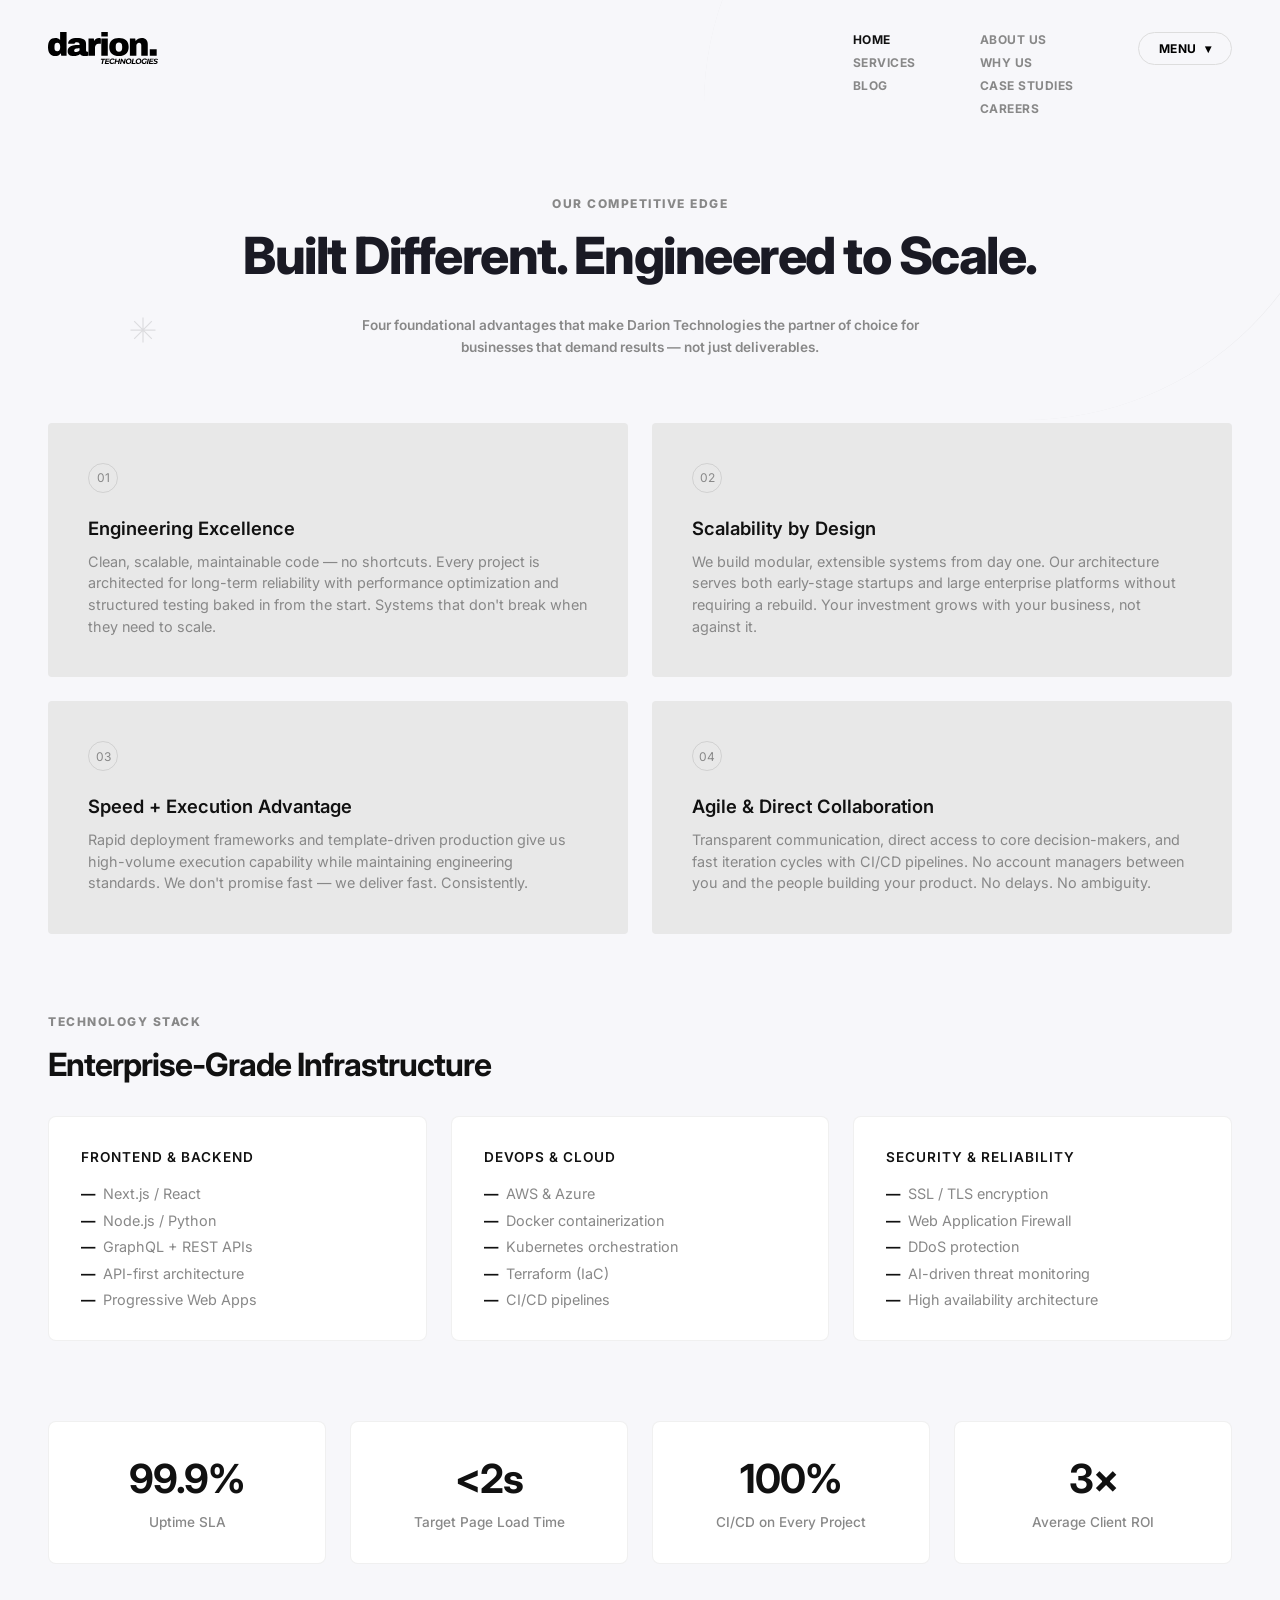
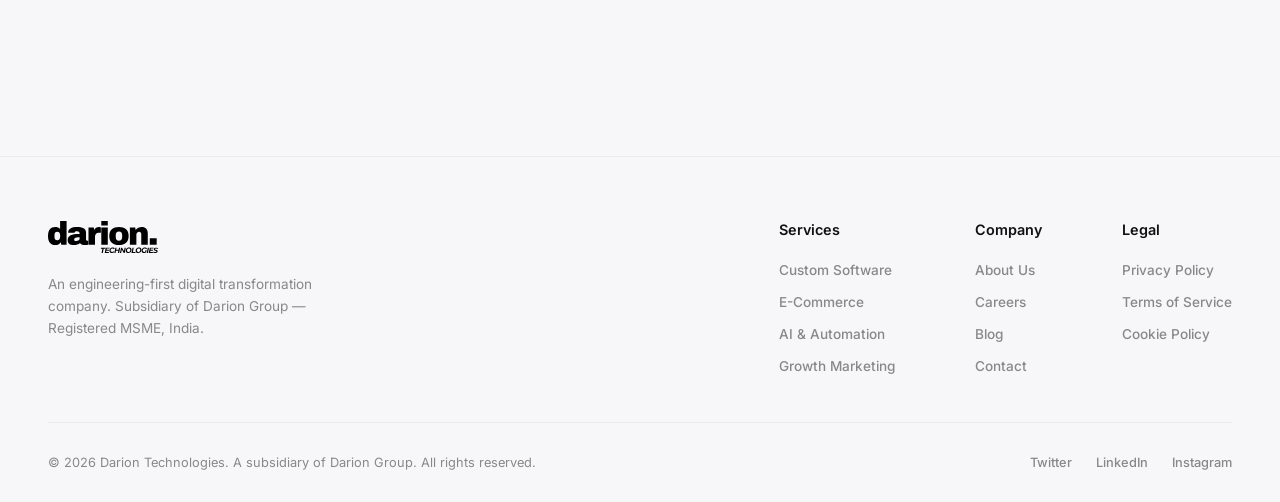
<file: features.html>
<!DOCTYPE html>
<html lang="en">
<head>
    <meta charset="UTF-8">
    <meta name="viewport" content="width=device-width, initial-scale=1.0">
    <meta name="google-site-verification" content="KczLwygnQh5xHZmdc2xaq30lxTxJCF4TRVUGhLjzKk0" />

    <!-- Primary SEO -->
    <title>Why Choose Darion Technologies | Engineering Excellence</title>
    <meta name="description" content="Discover why businesses choose Darion Technologies — engineering excellence, scalable architecture, rapid deployment, and agile collaboration. Enterprise-grade infrastructure built to scale.">
    <meta name="keywords" content="Darion Technologies Features, Why Darion, Tech Stack India, Digital Transformation India, Engineering Excellence">
    <meta name="author" content="Darion Technologies">
    <meta name="robots" content="index, follow">
    <link rel="canonical" href="https://tech.darion.in/features.html">

    <!-- Open Graph / Social -->
    <meta property="og:type" content="website">
    <meta property="og:url" content="https://tech.darion.in/features.html">
    <meta property="og:title" content="Built Different. Engineered to Scale. | Darion Technologies">
    <meta property="og:description" content="Four foundational advantages that make Darion Technologies the partner of choice for businesses that demand results.">
    <meta property="og:site_name" content="Darion Technologies">
    <meta property="og:locale" content="en_IN">

    <!-- Twitter Card -->
    <meta name="twitter:card" content="summary_large_image">
    <meta name="twitter:title" content="Built Different. Engineered to Scale. | Darion Technologies">
    <meta name="twitter:description" content="Four foundational advantages that make Darion Technologies the partner of choice for businesses that demand results.">
    <meta name="twitter:site" content="@DarionTech">

    <link rel="stylesheet" href="assets/css/styles.css">
    <script src="assets/js/scripts.js" defer></script>

    <script type="application/ld+json">
    {
        "@context": "https://schema.org",
        "@type": "Organization",
        "name": "Darion Technologies",
        "alternateName": "Darion Tech",
        "url": "https://tech.darion.in",
        "logo": "https://tech.darion.in/assets/logo.svg",
        "description": "Engineering-first digital transformation company. Subsidiary of Darion Group — Registered MSME, India.",
        "foundingDate": "2024",
        "address": {
            "@type": "PostalAddress",
            "addressCountry": "IN"
        },
        "contactPoint": {
            "@type": "ContactPoint",
            "email": "hello@tech.darion.in",
            "contactType": "customer support"
        },
        "sameAs": []
    }
    </script>
</head>
<body>
    <svg class="decoration star-1" viewBox="0 0 24 24" fill="none" stroke="#000" stroke-width="1"><path d="M12 2v20M2 12h20M4.929 4.929l14.142 14.142M4.929 19.071L19.071 4.929"/></svg>
    <svg class="decoration star-2" viewBox="0 0 24 24" fill="none" stroke="#000" stroke-width="1"><path d="M12 2v20M2 12h20M4.929 4.929l14.142 14.142M4.929 19.071L19.071 4.929"/></svg>
    <div class="decoration curve-line"></div>

    <div class="container">
        <nav>
            <a href="index.html" class="logo" style="text-decoration: none; color: var(--text-dark);"><img src="assets/logo.svg" alt="Darion Logo" class="brand-icon"></a>
            <div class="nav-links-container">
                <div class="nav-col">
                    <a class="active" href="index.html" >Home</a>
                    <a href="generator.html">Services</a>

                    <a href="blog.html">Blog</a>
                </div>
                <div class="nav-col">
                    <a href="about.html">About Us</a>
                    <a href="features.html">Why Us</a>
                    <a href="collection.html">Case Studies</a>
                    <a href="careers.html">Careers</a>
                </div>
            </div>
            <button class="menu-btn">Menu <span>&#9662;</span></button>
        </nav>

        <div class="about-header" style="text-align: center; margin: 0 auto 4rem; width: 100%;">
            <p class="subtitle">Our Competitive Edge</p>
            <h1>Built Different. Engineered to Scale.</h1>
            <p class="body-text" style="max-width: 600px; margin: 0 auto;">Four foundational advantages that make Darion Technologies the partner of choice for businesses that demand results — not just deliverables.</p>
        </div>

        <div class="differentiators-grid">
            <div class="diff-card">
                <div class="card-number">01</div>
                <h3>Engineering Excellence</h3>
                <p>Clean, scalable, maintainable code — no shortcuts. Every project is architected for long-term reliability with performance optimization and structured testing baked in from the start. Systems that don't break when they need to scale.</p>
            </div>
            <div class="diff-card">
                <div class="card-number">02</div>
                <h3>Scalability by Design</h3>
                <p>We build modular, extensible systems from day one. Our architecture serves both early-stage startups and large enterprise platforms without requiring a rebuild. Your investment grows with your business, not against it.</p>
            </div>
            <div class="diff-card">
                <div class="card-number">03</div>
                <h3>Speed + Execution Advantage</h3>
                <p>Rapid deployment frameworks and template-driven production give us high-volume execution capability while maintaining engineering standards. We don't promise fast — we deliver fast. Consistently.</p>
            </div>
            <div class="diff-card">
                <div class="card-number">04</div>
                <h3>Agile & Direct Collaboration</h3>
                <p>Transparent communication, direct access to core decision-makers, and fast iteration cycles with CI/CD pipelines. No account managers between you and the people building your product. No delays. No ambiguity.</p>
            </div>
        </div>

        <div class="tech-stack-section">
            <p class="subtitle">Technology Stack</p>
            <h2>Enterprise-Grade Infrastructure</h2>
            <div class="stack-columns">
                <div class="stack-col">
                    <h4>Frontend & Backend</h4>
                    <ul>
                        <li>Next.js / React</li>
                        <li>Node.js / Python</li>
                        <li>GraphQL + REST APIs</li>
                        <li>API-first architecture</li>
                        <li>Progressive Web Apps</li>
                    </ul>
                </div>
                <div class="stack-col">
                    <h4>DevOps & Cloud</h4>
                    <ul>
                        <li>AWS &amp; Azure</li>
                        <li>Docker containerization</li>
                        <li>Kubernetes orchestration</li>
                        <li>Terraform (IaC)</li>
                        <li>CI/CD pipelines</li>
                    </ul>
                </div>
                <div class="stack-col">
                    <h4>Security & Reliability</h4>
                    <ul>
                        <li>SSL / TLS encryption</li>
                        <li>Web Application Firewall</li>
                        <li>DDoS protection</li>
                        <li>AI-driven threat monitoring</li>
                        <li>High availability architecture</li>
                    </ul>
                </div>
            </div>
        </div>

        <div class="stats-row">
            <div class="stat-block">
                <span class="stat-value">99.9%</span>
                <span class="stat-label">Uptime SLA</span>
            </div>
            <div class="stat-block">
                <span class="stat-value">&lt;2s</span>
                <span class="stat-label">Target Page Load Time</span>
            </div>
            <div class="stat-block">
                <span class="stat-value">100%</span>
                <span class="stat-label">CI/CD on Every Project</span>
            </div>
            <div class="stat-block">
                <span class="stat-value">3×</span>
                <span class="stat-label">Average Client ROI</span>
            </div>
        </div>

    </div>

    <footer class="footer">
        <div class="footer-content">
            <div class="footer-brand">
                <a href="index.html" class="logo" style="text-decoration: none; color: var(--text-dark);"><img src="assets/logo.svg" alt="Darion Logo" class="brand-icon"></a>
                <p>An engineering-first digital transformation company. Subsidiary of Darion Group — Registered MSME, India.</p>
            </div>

            <div class="footer-links">
                <div class="link-column">
                    <h4>Services</h4>
                    <a href="generator.html">Custom Software</a>
                    <a href="generator.html">E-Commerce</a>
                    <a href="generator.html">AI & Automation</a>
                    <a href="generator.html">Growth Marketing</a>
                </div>
                <div class="link-column">
                    <h4>Company</h4>
                    <a href="about.html">About Us</a>
                    <a href="careers.html">Careers</a>
                    <a href="blog.html">Blog</a>
                    <a href="contact.html">Contact</a>
                </div>
                <div class="link-column">
                    <h4>Legal</h4>
                    <a href="privacy.html">Privacy Policy</a>
                    <a href="#">Terms of Service</a>
                    <a href="#">Cookie Policy</a>
                </div>
            </div>
        </div>

        <div class="footer-bottom">
            <p>&copy; 2026 Darion Technologies. A subsidiary of Darion Group. All rights reserved.</p>
            <div class="social-links">
                <a href="#">Twitter</a>
                <a href="#">LinkedIn</a>
                <a href="#">Instagram</a>
            </div>
        </div>
    </footer>

        <!-- Mobile Menu Overlay -->
    <div class="mobile-menu" id="mobileMenu">
        <button class="close-btn" id="closeMenuBtn">&times;</button>
        <div class="mobile-nav-links">
            <a class="active" href="index.html" >Home</a>
            <a href="about.html">About Us</a>
            <a href="generator.html">Services</a>
            <a href="features.html">Why Us</a>

            <a href="collection.html">Case Studies</a>
            <a href="blog.html">Blog</a>
            <a href="careers.html">Careers</a>
            <a href="contact.html">Contact</a>
        </div>
    </div>
</body>
</html>
</file>
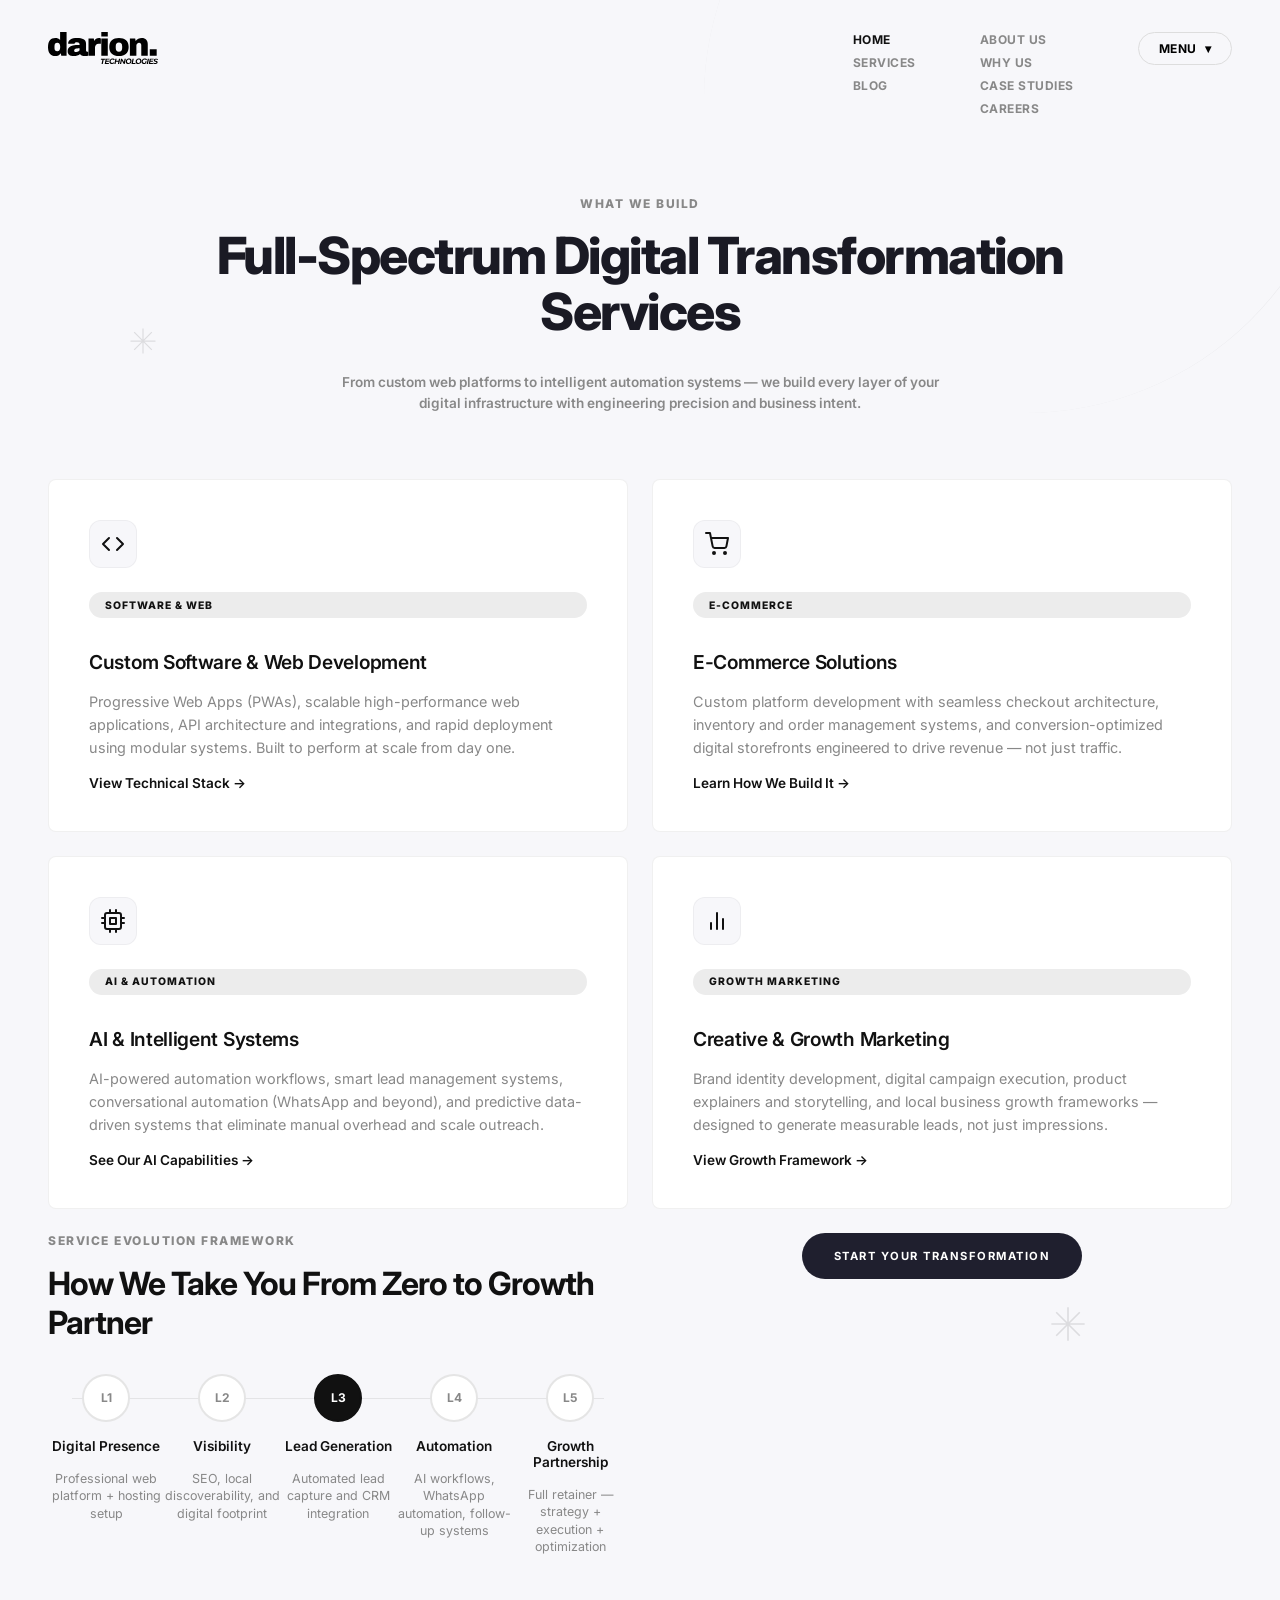
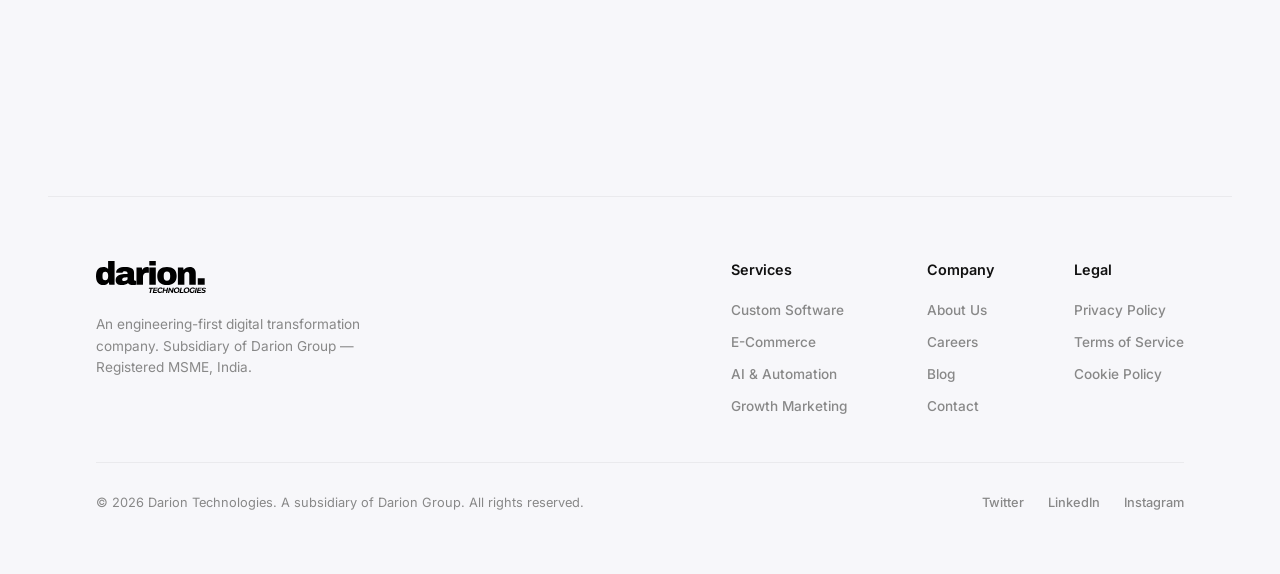
<file: generator.html>
<!DOCTYPE html>
<html lang="en">
<head>
    <meta charset="UTF-8">
    <meta name="viewport" content="width=device-width, initial-scale=1.0">
    <meta name="google-site-verification" content="KczLwygnQh5xHZmdc2xaq30lxTxJCF4TRVUGhLjzKk0" />

    <!-- Primary SEO -->
    <title>Services | Darion Technologies — Custom Software, AI, E-Commerce</title>
    <meta name="description" content="Darion Technologies offers custom software development, AI automation, e-commerce platforms, and growth marketing services for businesses across India. Full-spectrum digital services.">
    <meta name="keywords" content="Darion Technologies Services, Custom Software India, AI Automation India, E-Commerce Development, Growth Marketing India">
    <meta name="author" content="Darion Technologies">
    <meta name="robots" content="index, follow">
    <link rel="canonical" href="https://tech.darion.in/generator.html">

    <!-- Open Graph / Social -->
    <meta property="og:type" content="website">
    <meta property="og:url" content="https://tech.darion.in/generator.html">
    <meta property="og:title" content="Services | Darion Technologies">
    <meta property="og:description" content="Custom software, AI automation, e-commerce platforms, and growth marketing — full-spectrum digital services from Darion Technologies.">
    <meta property="og:site_name" content="Darion Technologies">
    <meta property="og:locale" content="en_IN">

    <!-- Twitter Card -->
    <meta name="twitter:card" content="summary_large_image">
    <meta name="twitter:title" content="Services | Darion Technologies">
    <meta name="twitter:description" content="Custom software, AI automation, e-commerce platforms, and growth marketing — full-spectrum digital services from Darion Technologies.">
    <meta name="twitter:site" content="@DarionTech">

    <link rel="stylesheet" href="assets/css/styles.css">
    <script src="assets/js/scripts.js" defer></script>

    <script type="application/ld+json">
    {
        "@context": "https://schema.org",
        "@type": "Organization",
        "name": "Darion Technologies",
        "alternateName": "Darion Tech",
        "url": "https://tech.darion.in",
        "logo": "https://tech.darion.in/assets/logo.svg",
        "description": "Engineering-first digital transformation company. Subsidiary of Darion Group — Registered MSME, India.",
        "foundingDate": "2024",
        "address": {
            "@type": "PostalAddress",
            "addressCountry": "IN"
        },
        "contactPoint": {
            "@type": "ContactPoint",
            "email": "hello@tech.darion.in",
            "contactType": "customer support"
        },
        "sameAs": []
    }
    </script>
</head>
<body>
    <svg class="decoration star-1" viewBox="0 0 24 24" fill="none" stroke="#000" stroke-width="1"><path d="M12 2v20M2 12h20M4.929 4.929l14.142 14.142M4.929 19.071L19.071 4.929"/></svg>
    <svg class="decoration star-2" viewBox="0 0 24 24" fill="none" stroke="#000" stroke-width="1"><path d="M12 2v20M2 12h20M4.929 4.929l14.142 14.142M4.929 19.071L19.071 4.929"/></svg>
    <div class="decoration curve-line"></div>

    <div class="container">
        <nav>
            <a href="index.html" class="logo" style="text-decoration: none; color: var(--text-dark);"><img src="assets/logo.svg" alt="Darion Logo" class="brand-icon"></a>
            <div class="nav-links-container">
                <div class="nav-col">
                    <a class="active" href="index.html" >Home</a>
                    <a href="generator.html">Services</a>

                    <a href="blog.html">Blog</a>
                </div>
                <div class="nav-col">
                    <a href="about.html">About Us</a>
                    <a href="features.html">Why Us</a>
                    <a href="collection.html">Case Studies</a>
                    <a href="careers.html">Careers</a>
                </div>
            </div>
            <button class="menu-btn">Menu <span>&#9662;</span></button>
        </nav>

        <div class="about-header" style="text-align: center; margin: 0 auto 4rem; width: 100%;">
            <p class="subtitle">What We Build</p>
            <h1>Full-Spectrum Digital Transformation Services</h1>
            <p class="body-text" style="max-width: 640px; margin: 0 auto;">From custom web platforms to intelligent automation systems — we build every layer of your digital infrastructure with engineering precision and business intent.</p>
        </div>

        <div class="services-grid">
            <div class="service-card">
                <div class="service-icon"><svg class="corp-icon" viewBox="0 0 24 24" fill="none" stroke="currentColor" stroke-width="2" stroke-linecap="round" stroke-linejoin="round"><polyline points="16 18 22 12 16 6"></polyline><polyline points="8 6 2 12 8 18"></polyline></svg></div>
                <span class="service-tag">Software & Web</span>
                <h3>Custom Software & Web Development</h3>
                <p>Progressive Web Apps (PWAs), scalable high-performance web applications, API architecture and integrations, and rapid deployment using modular systems. Built to perform at scale from day one.</p>
                <a href="features.html">View Technical Stack →</a>
            </div>

            <div class="service-card">
                <div class="service-icon"><svg class="corp-icon" viewBox="0 0 24 24" fill="none" stroke="currentColor" stroke-width="2" stroke-linecap="round" stroke-linejoin="round"><circle cx="9" cy="21" r="1"></circle><circle cx="20" cy="21" r="1"></circle><path d="M1 1h4l2.68 13.39a2 2 0 0 0 2 1.61h9.72a2 2 0 0 0 2-1.61L23 6H6"></path></svg></div>
                <span class="service-tag">E-Commerce</span>
                <h3>E-Commerce Solutions</h3>
                <p>Custom platform development with seamless checkout architecture, inventory and order management systems, and conversion-optimized digital storefronts engineered to drive revenue — not just traffic.</p>
                <a href="features.html">Learn How We Build It →</a>
            </div>

            <div class="service-card">
                <div class="service-icon"><svg class="corp-icon" viewBox="0 0 24 24" fill="none" stroke="currentColor" stroke-width="2" stroke-linecap="round" stroke-linejoin="round"><rect x="4" y="4" width="16" height="16" rx="2" ry="2"></rect><rect x="9" y="9" width="6" height="6"></rect><line x1="9" y1="1" x2="9" y2="4"></line><line x1="15" y1="1" x2="15" y2="4"></line><line x1="9" y1="20" x2="9" y2="23"></line><line x1="15" y1="20" x2="15" y2="23"></line><line x1="20" y1="9" x2="23" y2="9"></line><line x1="20" y1="14" x2="23" y2="14"></line><line x1="1" y1="9" x2="4" y2="9"></line><line x1="1" y1="14" x2="4" y2="14"></line></svg></div>
                <span class="service-tag">AI & Automation</span>
                <h3>AI & Intelligent Systems</h3>
                <p>AI-powered automation workflows, smart lead management systems, conversational automation (WhatsApp and beyond), and predictive data-driven systems that eliminate manual overhead and scale outreach.</p>
                <a href="features.html">See Our AI Capabilities →</a>
            </div>

            <div class="service-card">
                <div class="service-icon"><svg class="corp-icon" viewBox="0 0 24 24" fill="none" stroke="currentColor" stroke-width="2" stroke-linecap="round" stroke-linejoin="round"><line x1="18" y1="20" x2="18" y2="10"></line><line x1="12" y1="20" x2="12" y2="4"></line><line x1="6" y1="20" x2="6" y2="14"></line></svg></div>
                <span class="service-tag">Growth Marketing</span>
                <h3>Creative & Growth Marketing</h3>
                <p>Brand identity development, digital campaign execution, product explainers and storytelling, and local business growth frameworks — designed to generate measurable leads, not just impressions.</p>
                <a href="features.html">View Growth Framework →</a>
        </div>

        <div class="process-section">
            <p class="subtitle">Service Evolution Framework</p>
            <h2>How We Take You From Zero to Growth Partner</h2>
            <div class="process-steps">
                <div class="process-step">
                    <div class="step-dot">L1</div>
                    <h4>Digital Presence</h4>
                    <p>Professional web platform + hosting setup</p>
                </div>
                <div class="process-step">
                    <div class="step-dot">L2</div>
                    <h4>Visibility</h4>
                    <p>SEO, local discoverability, and digital footprint</p>
                </div>
                <div class="process-step active">
                    <div class="step-dot">L3</div>
                    <h4>Lead Generation</h4>
                    <p>Automated lead capture and CRM integration</p>
                </div>
                <div class="process-step">
                    <div class="step-dot">L4</div>
                    <h4>Automation</h4>
                    <p>AI workflows, WhatsApp automation, follow-up systems</p>
                </div>
                <div class="process-step">
                    <div class="step-dot">L5</div>
                    <h4>Growth Partnership</h4>
                    <p>Full retainer — strategy + execution + optimization</p>
                </div>
            </div>
        </div>

        <div style="text-align: center; margin-bottom: 5rem;">
            <a href="contact.html" class="btn-primary">Start Your Transformation</a>
        </div>

    </div>

    <footer class="footer">
        <div class="footer-content">
            <div class="footer-brand">
                <a href="index.html" class="logo" style="text-decoration: none; color: var(--text-dark);"><img src="assets/logo.svg" alt="Darion Logo" class="brand-icon"></a>
                <p>An engineering-first digital transformation company. Subsidiary of Darion Group — Registered MSME, India.</p>
            </div>

            <div class="footer-links">
                <div class="link-column">
                    <h4>Services</h4>
                    <a href="generator.html">Custom Software</a>
                    <a href="generator.html">E-Commerce</a>
                    <a href="generator.html">AI & Automation</a>
                    <a href="generator.html">Growth Marketing</a>
                </div>
                <div class="link-column">
                    <h4>Company</h4>
                    <a href="about.html">About Us</a>
                    <a href="careers.html">Careers</a>
                    <a href="blog.html">Blog</a>
                    <a href="contact.html">Contact</a>
                </div>
                <div class="link-column">
                    <h4>Legal</h4>
                    <a href="privacy.html">Privacy Policy</a>
                    <a href="#">Terms of Service</a>
                    <a href="#">Cookie Policy</a>
                </div>
            </div>
        </div>

        <div class="footer-bottom">
            <p>&copy; 2026 Darion Technologies. A subsidiary of Darion Group. All rights reserved.</p>
            <div class="social-links">
                <a href="#">Twitter</a>
                <a href="#">LinkedIn</a>
                <a href="#">Instagram</a>
            </div>
        </div>
    </footer>

        <!-- Mobile Menu Overlay -->
    <div class="mobile-menu" id="mobileMenu">
        <button class="close-btn" id="closeMenuBtn">&times;</button>
        <div class="mobile-nav-links">
            <a class="active" href="index.html" >Home</a>
            <a href="about.html">About Us</a>
            <a href="generator.html">Services</a>
            <a href="features.html">Why Us</a>

            <a href="collection.html">Case Studies</a>
            <a href="blog.html">Blog</a>
            <a href="careers.html">Careers</a>
            <a href="contact.html">Contact</a>
        </div>
    </div>
</body>
</html>
</file>
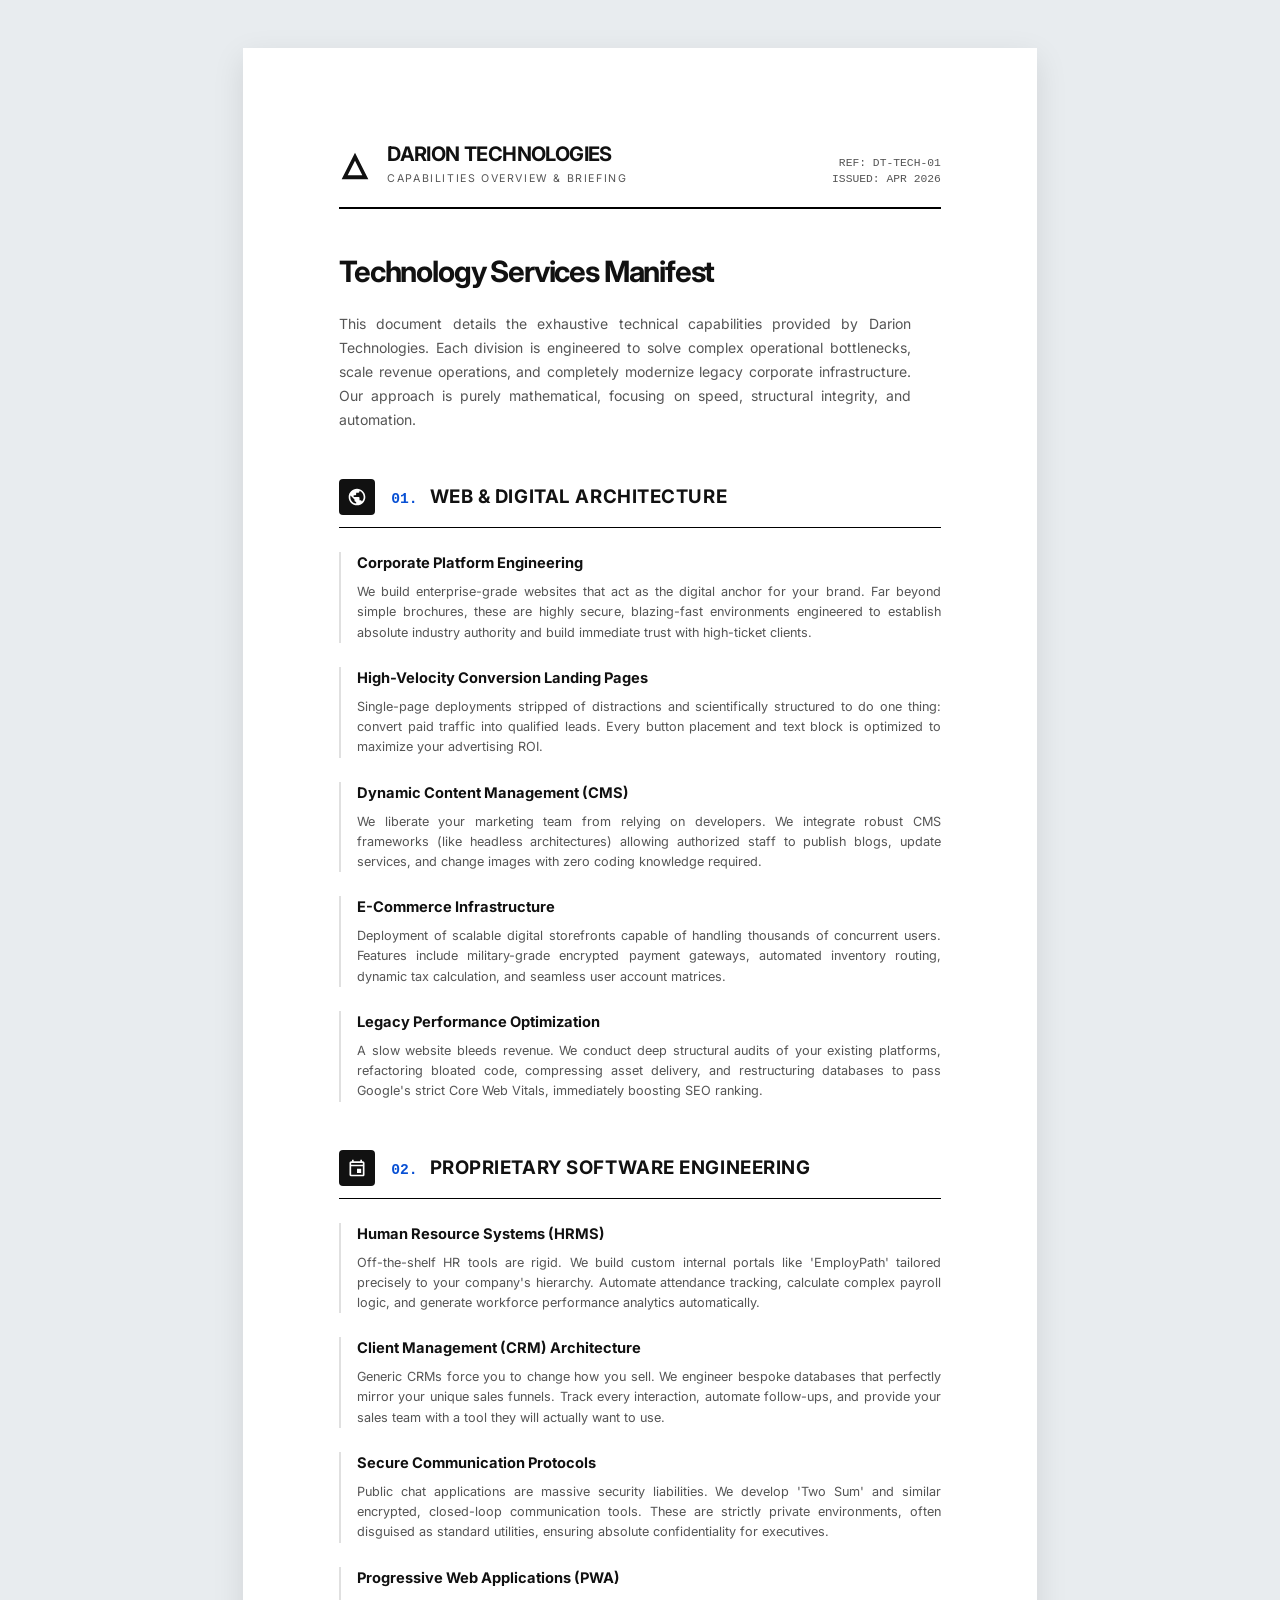
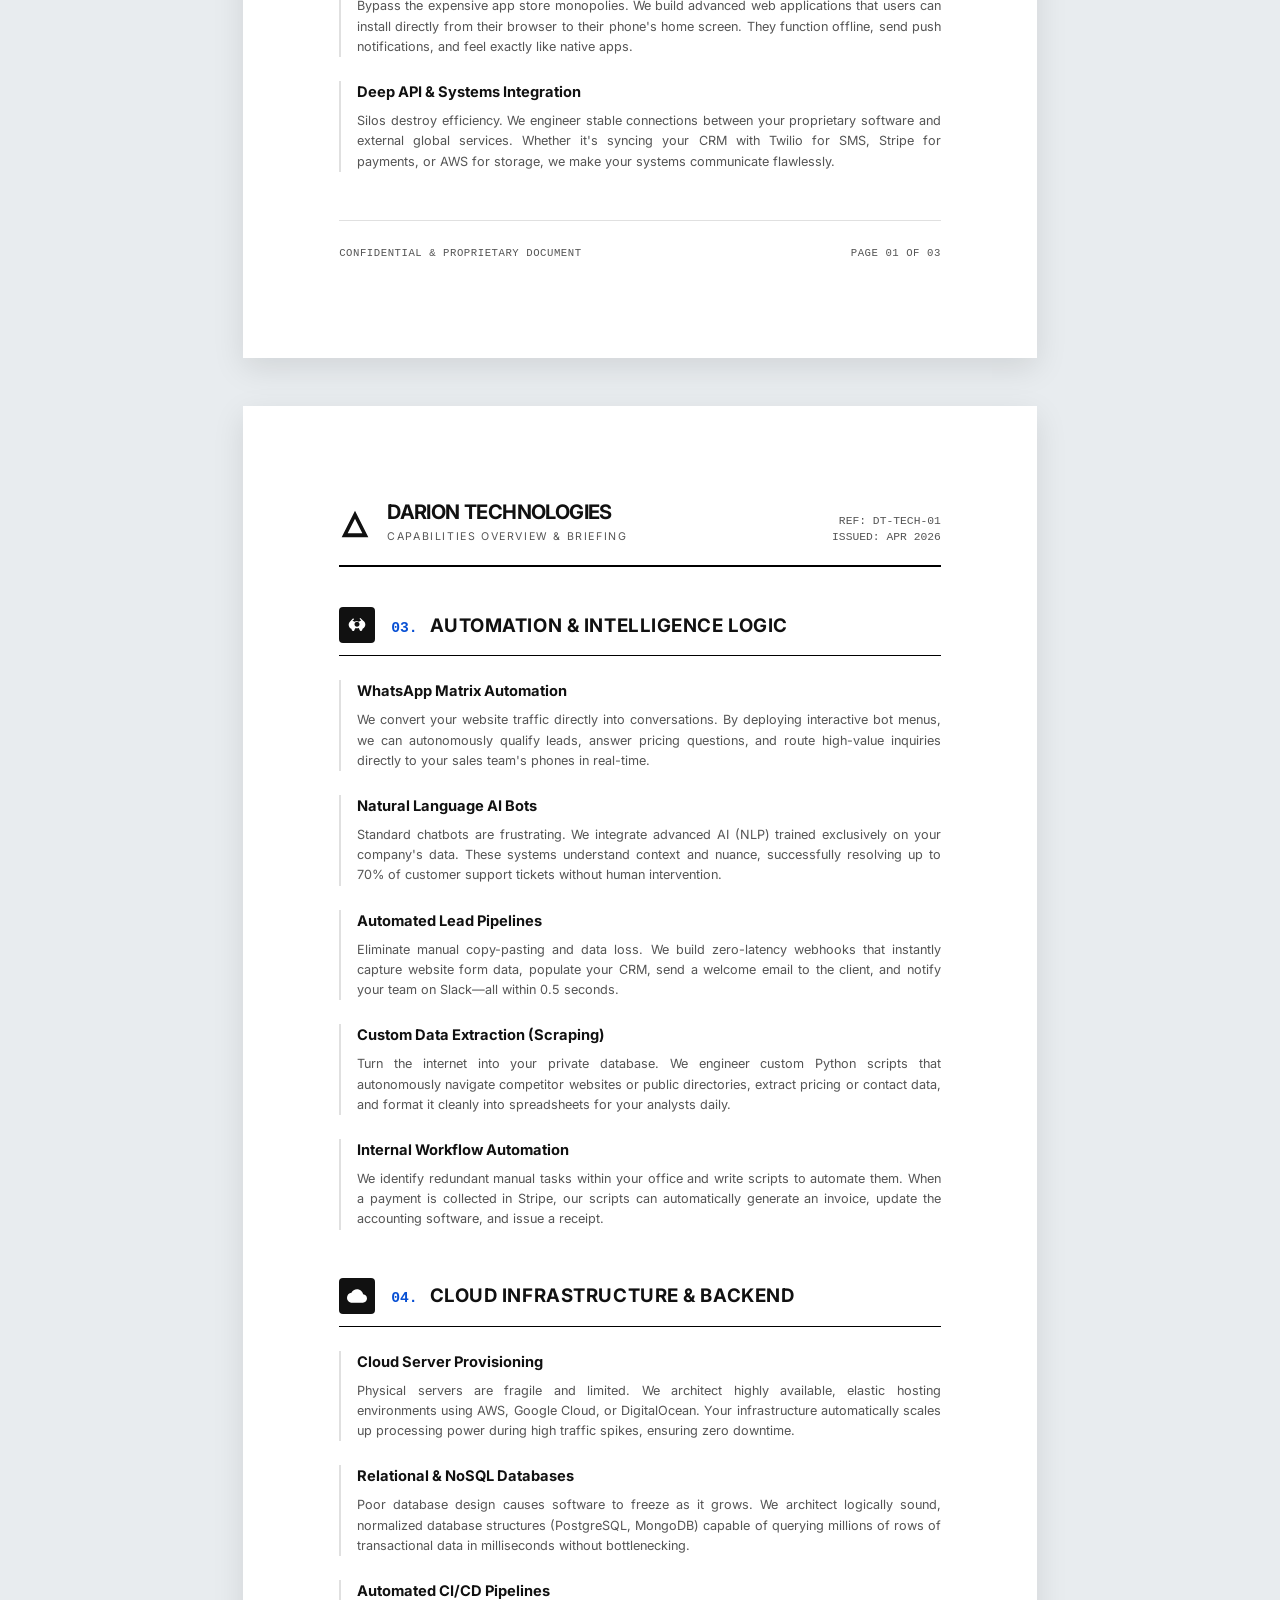
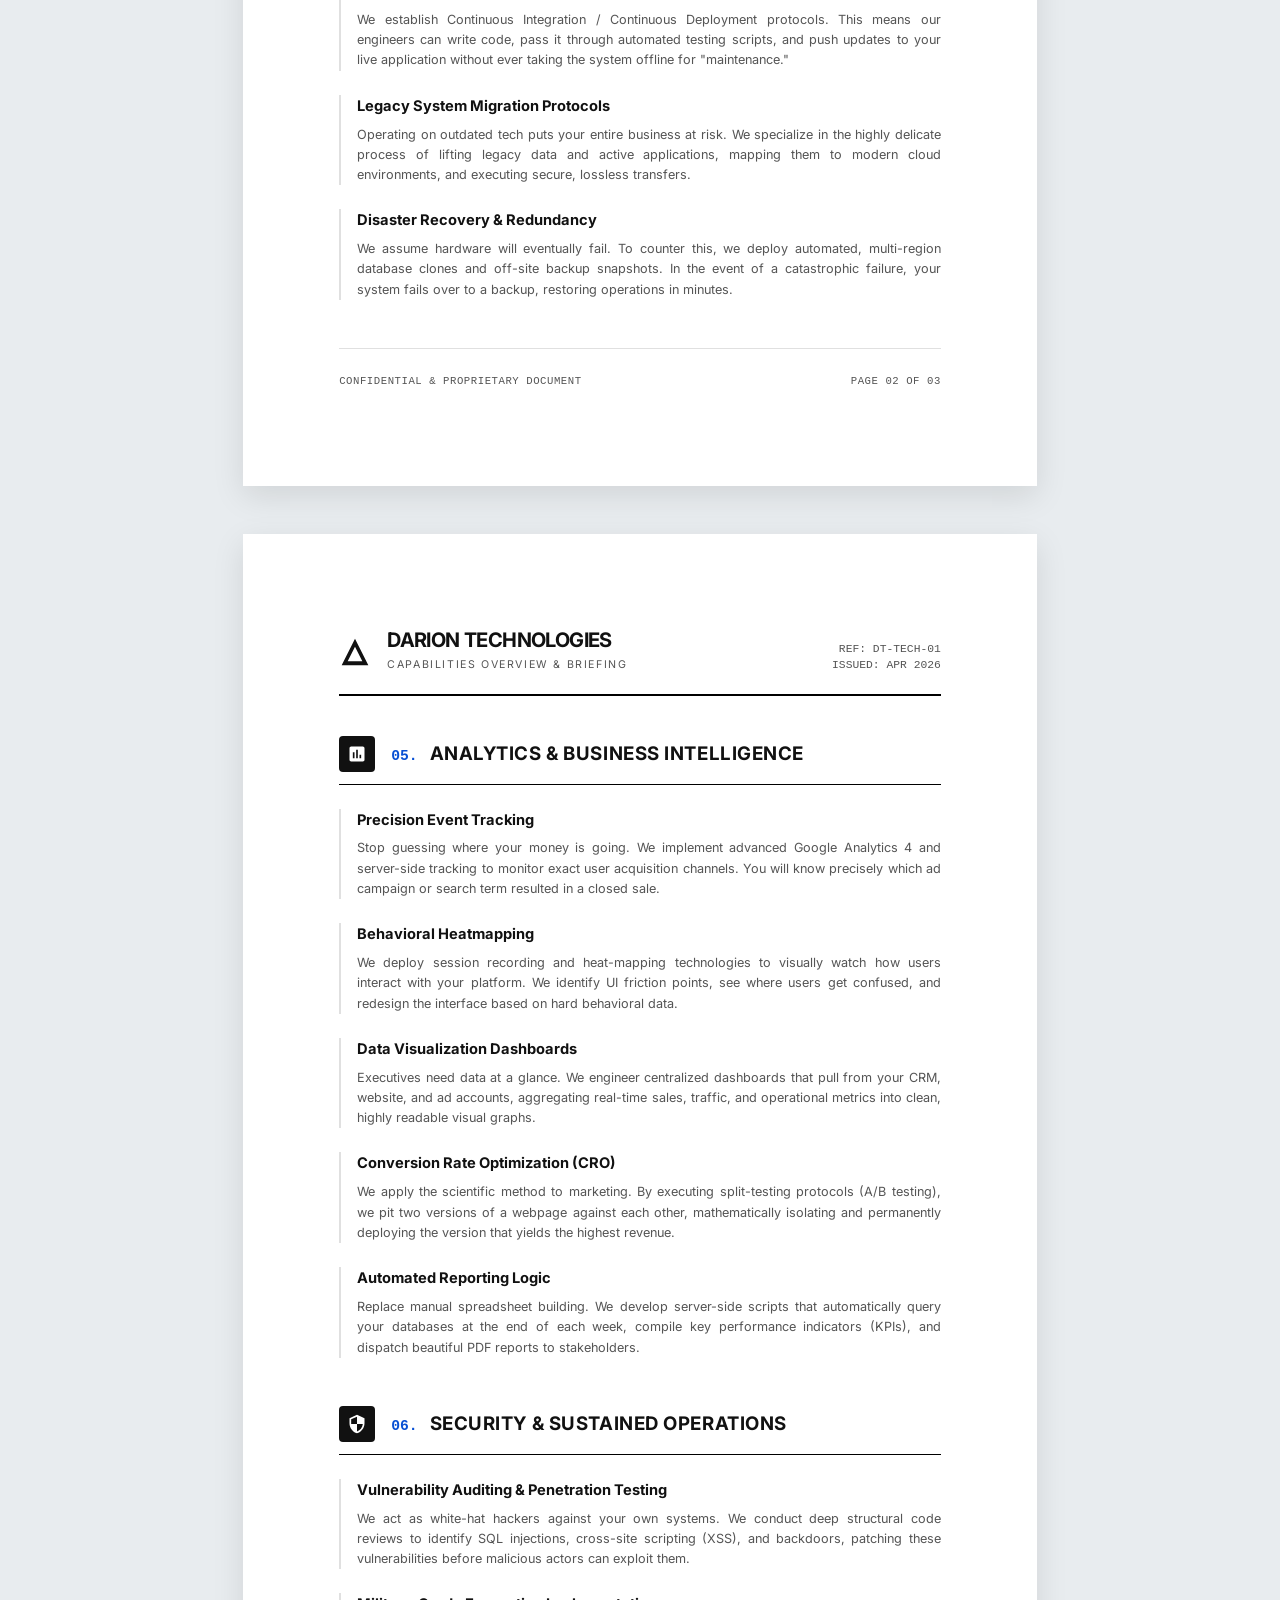
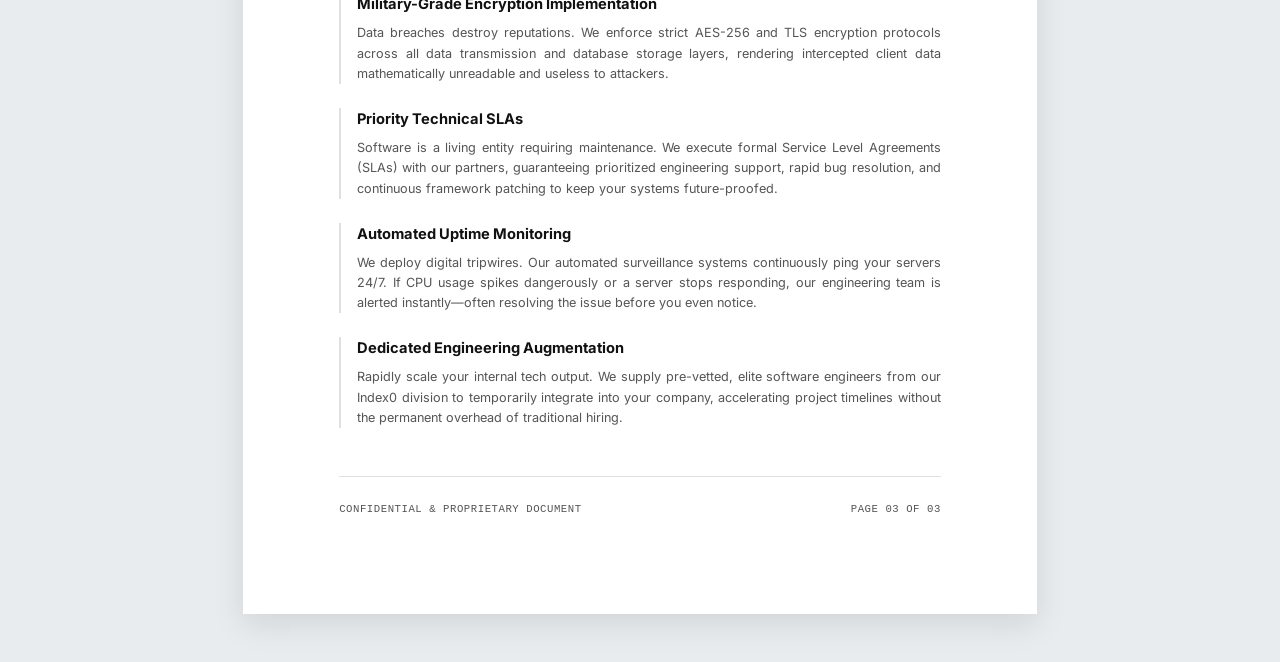
<file: manifesto.html>
<!DOCTYPE html>
<html lang="en">

<head>
  <meta charset="UTF-8">
  <meta name="viewport" content="width=device-width, initial-scale=1.0">
  <title>Darion Technologies - Expanded Service Manifest</title>
  <link href="https://fonts.googleapis.com/css2?family=Inter:wght@300;400;500;600;700&display=swap" rel="stylesheet">
  <style>
    :root {
      --bg-canvas: #e8ecef;
      --paper-color: #ffffff;
      --text-main: #111111;
      --text-muted: #555555;
      --accent: #0850D4;
      --border-color: #000000;
      --border-light: #e0e0e0;
    }

    * {
      box-sizing: border-box;
      margin: 0;
      padding: 0;
    }

    body {
      background-color: var(--bg-canvas);
      color: var(--text-main);
      font-family: 'Inter', "Helvetica Neue", Helvetica, sans-serif;
      font-size: 10pt;
      line-height: 1.6;
      display: flex;
      flex-direction: column;
      align-items: center;
      padding: 3rem 1rem;
      gap: 3rem;
      -webkit-font-smoothing: antialiased;
    }

    /* Physical A4 Page Styling */
    .a4-page {
      background-color: var(--paper-color);
      width: 210mm;
      min-height: 297mm;
      padding: 25.4mm;
      /* 1 inch margins */
      box-shadow: 0 10px 30px rgba(0, 0, 0, 0.1);
      position: relative;
      display: flex;
      flex-direction: column;
    }

    /* Letterhead / Header */
    .letterhead {
      display: flex;
      justify-content: space-between;
      align-items: flex-end;
      border-bottom: 2px solid var(--border-color);
      padding-bottom: 1.25rem;
      margin-bottom: 2.5rem;
    }

    .brand-group {
      display: flex;
      align-items: center;
      gap: 1rem;
    }

    .brand-logo-svg {
      width: 32px;
      height: 32px;
      fill: var(--text-main);
    }

    .company-name {
      font-size: 15pt;
      font-weight: 700;
      letter-spacing: -0.03em;
      text-transform: uppercase;
      line-height: 1;
    }

    .doc-type {
      font-size: 8pt;
      color: var(--text-muted);
      letter-spacing: 0.15em;
      text-transform: uppercase;
      margin-top: 0.4rem;
    }

    .letterhead-right {
      text-align: right;
      font-family: "Courier New", Courier, monospace;
      font-size: 8.5pt;
      color: var(--text-muted);
      line-height: 1.4;
    }

    /* Document Body */
    .doc-body {
      flex-grow: 1;
    }

    .doc-title {
      font-size: 22pt;
      font-weight: 700;
      letter-spacing: -0.04em;
      margin-bottom: 1rem;
      color: var(--text-main);
    }

    .doc-intro {
      font-size: 10.5pt;
      color: var(--text-muted);
      text-align: justify;
      margin-bottom: 3rem;
      line-height: 1.7;
      max-width: 95%;
    }

    /* Service Categories */
    .category-block {
      margin-bottom: 3rem;
      break-inside: avoid;
    }

    .category-header {
      display: flex;
      align-items: center;
      border-bottom: 1px solid var(--border-color);
      padding-bottom: 0.75rem;
      margin-bottom: 1.5rem;
      gap: 1rem;
    }

    .cat-icon-wrap {
      width: 36px;
      height: 36px;
      background-color: var(--text-main);
      color: white;
      display: flex;
      justify-content: center;
      align-items: center;
      border-radius: 4px;
    }

    .cat-icon-wrap svg {
      width: 20px;
      height: 20px;
      fill: currentColor;
    }

    .cat-title-group {
      display: flex;
      align-items: baseline;
      gap: 0.75rem;
    }

    .cat-num {
      font-family: "Courier New", Courier, monospace;
      font-size: 11pt;
      font-weight: 700;
      color: var(--accent);
    }

    .cat-title {
      font-size: 14pt;
      font-weight: 700;
      text-transform: uppercase;
      letter-spacing: 0.03em;
    }

    /* Service Lists */
    .service-list {
      list-style: none;
      display: flex;
      flex-direction: column;
      gap: 1.5rem;
    }

    .service-item {
      display: flex;
      flex-direction: column;
      padding-left: 1rem;
      border-left: 2px solid var(--border-light);
    }

    .service-name {
      font-size: 11pt;
      font-weight: 700;
      color: var(--text-main);
      margin-bottom: 0.4rem;
    }

    .service-desc {
      font-size: 9.5pt;
      color: var(--text-muted);
      text-align: justify;
      line-height: 1.6;
    }

    /* Footer / Page Numbers */
    .doc-footer {
      display: flex;
      justify-content: space-between;
      align-items: center;
      border-top: 1px solid var(--border-light);
      padding-top: 1.5rem;
      margin-top: auto;
      font-family: "Courier New", Courier, monospace;
      font-size: 8pt;
      color: var(--text-muted);
      text-transform: uppercase;
      letter-spacing: 0.05em;
    }

    /* Print Styles */
    @media print {
      body {
        background-color: transparent;
        padding: 0;
        gap: 0;
      }

      .a4-page {
        box-shadow: none;
        margin: 0;
        width: 210mm;
        height: 297mm;
        page-break-after: always;
      }
    }

    /* Mobile Viewing */
    @media (max-width: 850px) {
      .a4-page {
        width: 100%;
        min-height: auto;
        padding: 2rem;
      }
    }
  </style>
</head>

<body>

  <div class="a4-page">
    <header class="letterhead">
      <div class="brand-group">
        <svg class="brand-logo-svg" viewBox="0 0 24 24" xmlns="http://www.w3.org/2000/svg">
          <path d="M12 2L2 22h20L12 2zm0 6l5.5 11h-11L12 8z" />
        </svg>
        <div class="letterhead-left">
          <div class="company-name">Darion Technologies</div>
          <div class="doc-type">Capabilities Overview & Briefing</div>
        </div>
      </div>
      <div class="letterhead-right">
        <div>REF: DT-TECH-01</div>
        <div>ISSUED: APR 2026</div>
      </div>
    </header>

    <main class="doc-body">
      <h1 class="doc-title">Technology Services Manifest</h1>
      <p class="doc-intro">This document details the exhaustive technical capabilities provided by Darion Technologies.
        Each division is engineered to solve complex operational bottlenecks, scale revenue operations, and completely
        modernize legacy corporate infrastructure. Our approach is purely mathematical, focusing on speed, structural
        integrity, and automation.</p>

      <div class="category-block">
        <div class="category-header">
          <div class="cat-icon-wrap">
            <svg viewBox="0 0 24 24">
              <path
                d="M12 2C6.48 2 2 6.48 2 12s4.48 10 10 10 10-4.48 10-10S17.52 2 12 2zm-1 17.93c-3.95-.49-7-3.85-7-7.93 0-.62.08-1.21.21-1.79L9 15v1c0 1.1.9 2 2 2v1.93zm6.9-2.54c-.26-.81-1-1.39-1.9-1.39h-1v-3c0-.55-.45-1-1-1H8v-2h2c.55 0 1-.45 1-1V7h2c1.1 0 2-.9 2-2v-.41c2.93 1.19 5 4.06 5 7.41 0 2.08-.8 3.97-2.1 5.39z" />
            </svg>
          </div>
          <div class="cat-title-group">
            <span class="cat-num">01.</span>
            <h2 class="cat-title">Web & Digital Architecture</h2>
          </div>
        </div>
        <ul class="service-list">
          <li class="service-item">
            <span class="service-name">Corporate Platform Engineering</span>
            <span class="service-desc">We build enterprise-grade websites that act as the digital anchor for your brand.
              Far beyond simple brochures, these are highly secure, blazing-fast environments engineered to establish
              absolute industry authority and build immediate trust with high-ticket clients.</span>
          </li>
          <li class="service-item">
            <span class="service-name">High-Velocity Conversion Landing Pages</span>
            <span class="service-desc">Single-page deployments stripped of distractions and scientifically structured to
              do one thing: convert paid traffic into qualified leads. Every button placement and text block is
              optimized to maximize your advertising ROI.</span>
          </li>
          <li class="service-item">
            <span class="service-name">Dynamic Content Management (CMS)</span>
            <span class="service-desc">We liberate your marketing team from relying on developers. We integrate robust
              CMS frameworks (like headless architectures) allowing authorized staff to publish blogs, update services,
              and change images with zero coding knowledge required.</span>
          </li>
          <li class="service-item">
            <span class="service-name">E-Commerce Infrastructure</span>
            <span class="service-desc">Deployment of scalable digital storefronts capable of handling thousands of
              concurrent users. Features include military-grade encrypted payment gateways, automated inventory routing,
              dynamic tax calculation, and seamless user account matrices.</span>
          </li>
          <li class="service-item">
            <span class="service-name">Legacy Performance Optimization</span>
            <span class="service-desc">A slow website bleeds revenue. We conduct deep structural audits of your existing
              platforms, refactoring bloated code, compressing asset delivery, and restructuring databases to pass
              Google's strict Core Web Vitals, immediately boosting SEO ranking.</span>
          </li>
        </ul>
      </div>

      <div class="category-block">
        <div class="category-header">
          <div class="cat-icon-wrap">
            <svg viewBox="0 0 24 24">
              <path
                d="M19 4h-1V2h-2v2H8V2H6v2H5c-1.11 0-1.99.9-1.99 2L3 20a2 2 0 002 2h14c1.1 0 2-.9 2-2V6c0-1.1-.9-2-2-2zm0 16H5V10h14v10zm0-12H5V6h14v2zm-7 5h5v5h-5z" />
            </svg>
          </div>
          <div class="cat-title-group">
            <span class="cat-num">02.</span>
            <h2 class="cat-title">Proprietary Software Engineering</h2>
          </div>
        </div>
        <ul class="service-list">
          <li class="service-item">
            <span class="service-name">Human Resource Systems (HRMS)</span>
            <span class="service-desc">Off-the-shelf HR tools are rigid. We build custom internal portals like
              'EmployPath' tailored precisely to your company's hierarchy. Automate attendance tracking, calculate
              complex payroll logic, and generate workforce performance analytics automatically.</span>
          </li>
          <li class="service-item">
            <span class="service-name">Client Management (CRM) Architecture</span>
            <span class="service-desc">Generic CRMs force you to change how you sell. We engineer bespoke databases that
              perfectly mirror your unique sales funnels. Track every interaction, automate follow-ups, and provide your
              sales team with a tool they will actually want to use.</span>
          </li>
          <li class="service-item">
            <span class="service-name">Secure Communication Protocols</span>
            <span class="service-desc">Public chat applications are massive security liabilities. We develop 'Two Sum'
              and similar encrypted, closed-loop communication tools. These are strictly private environments, often
              disguised as standard utilities, ensuring absolute confidentiality for executives.</span>
          </li>
          <li class="service-item">
            <span class="service-name">Progressive Web Applications (PWA)</span>
            <span class="service-desc">Bypass the expensive app store monopolies. We build advanced web applications
              that users can install directly from their browser to their phone's home screen. They function offline,
              send push notifications, and feel exactly like native apps.</span>
          </li>
          <li class="service-item">
            <span class="service-name">Deep API & Systems Integration</span>
            <span class="service-desc">Silos destroy efficiency. We engineer stable connections between your proprietary
              software and external global services. Whether it's syncing your CRM with Twilio for SMS, Stripe for
              payments, or AWS for storage, we make your systems communicate flawlessly.</span>
          </li>
        </ul>
      </div>
    </main>

    <footer class="doc-footer">
      <div>CONFIDENTIAL & PROPRIETARY DOCUMENT</div>
      <div>PAGE 01 OF 03</div>
    </footer>
  </div>

  <div class="a4-page">
    <header class="letterhead">
      <div class="brand-group">
        <svg class="brand-logo-svg" viewBox="0 0 24 24" xmlns="http://www.w3.org/2000/svg">
          <path d="M12 2L2 22h20L12 2zm0 6l5.5 11h-11L12 8z" />
        </svg>
        <div class="letterhead-left">
          <div class="company-name">Darion Technologies</div>
          <div class="doc-type">Capabilities Overview & Briefing</div>
        </div>
      </div>
      <div class="letterhead-right">
        <div>REF: DT-TECH-01</div>
        <div>ISSUED: APR 2026</div>
      </div>
    </header>

    <main class="doc-body">
      <div class="category-block">
        <div class="category-header">
          <div class="cat-icon-wrap">
            <svg viewBox="0 0 24 24">
              <path
                d="M19.77 7.23l.01-.01-3.72-3.72L15 4.56l2.11 2.11C16.17 7 15.12 7.32 14.19 8c-.69-.5-1.54-.8-2.46-.8-.92 0-1.77.3-2.46.8C8.34 7.32 7.29 7 6.35 7.11L8.46 5 7.4 3.94 3.68 7.66C2.63 8.71 2 10.15 2 11.64c0 2.21 1.34 4.1 3.25 4.86l.66 1.83c.19.54.7.9 1.27.9h.44c.45 0 .86-.27 1.05-.69l1.19-2.7C10.53 15.9 11.25 16 12 16c.75 0 1.47-.1 2.14-.26l1.19 2.7c.19.42.6.69 1.05.69h.44c.57 0 1.08-.36 1.27-.9l.66-1.83c1.91-.76 3.25-2.65 3.25-4.86 0-1.49-.63-2.93-1.68-3.98zM12 14c-1.66 0-3-1.34-3-3s1.34-3 3-3 3 1.34 3 3-1.34 3-3 3z" />
            </svg>
          </div>
          <div class="cat-title-group">
            <span class="cat-num">03.</span>
            <h2 class="cat-title">Automation & Intelligence Logic</h2>
          </div>
        </div>
        <ul class="service-list">
          <li class="service-item">
            <span class="service-name">WhatsApp Matrix Automation</span>
            <span class="service-desc">We convert your website traffic directly into conversations. By deploying
              interactive bot menus, we can autonomously qualify leads, answer pricing questions, and route high-value
              inquiries directly to your sales team's phones in real-time.</span>
          </li>
          <li class="service-item">
            <span class="service-name">Natural Language AI Bots</span>
            <span class="service-desc">Standard chatbots are frustrating. We integrate advanced AI (NLP) trained
              exclusively on your company's data. These systems understand context and nuance, successfully resolving up
              to 70% of customer support tickets without human intervention.</span>
          </li>
          <li class="service-item">
            <span class="service-name">Automated Lead Pipelines</span>
            <span class="service-desc">Eliminate manual copy-pasting and data loss. We build zero-latency webhooks that
              instantly capture website form data, populate your CRM, send a welcome email to the client, and notify
              your team on Slack—all within 0.5 seconds.</span>
          </li>
          <li class="service-item">
            <span class="service-name">Custom Data Extraction (Scraping)</span>
            <span class="service-desc">Turn the internet into your private database. We engineer custom Python scripts
              that autonomously navigate competitor websites or public directories, extract pricing or contact data, and
              format it cleanly into spreadsheets for your analysts daily.</span>
          </li>
          <li class="service-item">
            <span class="service-name">Internal Workflow Automation</span>
            <span class="service-desc">We identify redundant manual tasks within your office and write scripts to
              automate them. When a payment is collected in Stripe, our scripts can automatically generate an invoice,
              update the accounting software, and issue a receipt.</span>
          </li>
        </ul>
      </div>

      <div class="category-block">
        <div class="category-header">
          <div class="cat-icon-wrap">
            <svg viewBox="0 0 24 24">
              <path
                d="M19.35 10.04C18.67 6.59 15.64 4 12 4 9.11 4 6.6 5.64 5.35 8.04 2.34 8.36 0 10.91 0 14c0 3.31 2.69 6 6 6h13c2.76 0 5-2.24 5-5 0-2.64-2.05-4.78-4.65-4.96z" />
            </svg>
          </div>
          <div class="cat-title-group">
            <span class="cat-num">04.</span>
            <h2 class="cat-title">Cloud Infrastructure & Backend</h2>
          </div>
        </div>
        <ul class="service-list">
          <li class="service-item">
            <span class="service-name">Cloud Server Provisioning</span>
            <span class="service-desc">Physical servers are fragile and limited. We architect highly available, elastic
              hosting environments using AWS, Google Cloud, or DigitalOcean. Your infrastructure automatically scales up
              processing power during high traffic spikes, ensuring zero downtime.</span>
          </li>
          <li class="service-item">
            <span class="service-name">Relational & NoSQL Databases</span>
            <span class="service-desc">Poor database design causes software to freeze as it grows. We architect
              logically sound, normalized database structures (PostgreSQL, MongoDB) capable of querying millions of rows
              of transactional data in milliseconds without bottlenecking.</span>
          </li>
          <li class="service-item">
            <span class="service-name">Automated CI/CD Pipelines</span>
            <span class="service-desc">We establish Continuous Integration / Continuous Deployment protocols. This means
              our engineers can write code, pass it through automated testing scripts, and push updates to your live
              application without ever taking the system offline for "maintenance."</span>
          </li>
          <li class="service-item">
            <span class="service-name">Legacy System Migration Protocols</span>
            <span class="service-desc">Operating on outdated tech puts your entire business at risk. We specialize in
              the highly delicate process of lifting legacy data and active applications, mapping them to modern cloud
              environments, and executing secure, lossless transfers.</span>
          </li>
          <li class="service-item">
            <span class="service-name">Disaster Recovery & Redundancy</span>
            <span class="service-desc">We assume hardware will eventually fail. To counter this, we deploy automated,
              multi-region database clones and off-site backup snapshots. In the event of a catastrophic failure, your
              system fails over to a backup, restoring operations in minutes.</span>
          </li>
        </ul>
      </div>
    </main>

    <footer class="doc-footer">
      <div>CONFIDENTIAL & PROPRIETARY DOCUMENT</div>
      <div>PAGE 02 OF 03</div>
    </footer>
  </div>

  <div class="a4-page">
    <header class="letterhead">
      <div class="brand-group">
        <svg class="brand-logo-svg" viewBox="0 0 24 24" xmlns="http://www.w3.org/2000/svg">
          <path d="M12 2L2 22h20L12 2zm0 6l5.5 11h-11L12 8z" />
        </svg>
        <div class="letterhead-left">
          <div class="company-name">Darion Technologies</div>
          <div class="doc-type">Capabilities Overview & Briefing</div>
        </div>
      </div>
      <div class="letterhead-right">
        <div>REF: DT-TECH-01</div>
        <div>ISSUED: APR 2026</div>
      </div>
    </header>

    <main class="doc-body">
      <div class="category-block">
        <div class="category-header">
          <div class="cat-icon-wrap">
            <svg viewBox="0 0 24 24">
              <path
                d="M19 3H5c-1.1 0-2 .9-2 2v14c0 1.1.9 2 2 2h14c1.1 0 2-.9 2-2V5c0-1.1-.9-2-2-2zM9 17H7v-7h2v7zm4 0h-2V7h2v10zm4 0h-2v-4h2v4z" />
            </svg>
          </div>
          <div class="cat-title-group">
            <span class="cat-num">05.</span>
            <h2 class="cat-title">Analytics & Business Intelligence</h2>
          </div>
        </div>
        <ul class="service-list">
          <li class="service-item">
            <span class="service-name">Precision Event Tracking</span>
            <span class="service-desc">Stop guessing where your money is going. We implement advanced Google Analytics 4
              and server-side tracking to monitor exact user acquisition channels. You will know precisely which ad
              campaign or search term resulted in a closed sale.</span>
          </li>
          <li class="service-item">
            <span class="service-name">Behavioral Heatmapping</span>
            <span class="service-desc">We deploy session recording and heat-mapping technologies to visually watch how
              users interact with your platform. We identify UI friction points, see where users get confused, and
              redesign the interface based on hard behavioral data.</span>
          </li>
          <li class="service-item">
            <span class="service-name">Data Visualization Dashboards</span>
            <span class="service-desc">Executives need data at a glance. We engineer centralized dashboards that pull
              from your CRM, website, and ad accounts, aggregating real-time sales, traffic, and operational metrics
              into clean, highly readable visual graphs.</span>
          </li>
          <li class="service-item">
            <span class="service-name">Conversion Rate Optimization (CRO)</span>
            <span class="service-desc">We apply the scientific method to marketing. By executing split-testing protocols
              (A/B testing), we pit two versions of a webpage against each other, mathematically isolating and
              permanently deploying the version that yields the highest revenue.</span>
          </li>
          <li class="service-item">
            <span class="service-name">Automated Reporting Logic</span>
            <span class="service-desc">Replace manual spreadsheet building. We develop server-side scripts that
              automatically query your databases at the end of each week, compile key performance indicators (KPIs), and
              dispatch beautiful PDF reports to stakeholders.</span>
          </li>
        </ul>
      </div>

      <div class="category-block">
        <div class="category-header">
          <div class="cat-icon-wrap">
            <svg viewBox="0 0 24 24">
              <path
                d="M12 1L3 5v6c0 5.55 3.84 10.74 9 12 5.16-1.26 9-6.45 9-12V5l-9-4zm0 10.99h7c-.53 4.12-3.28 7.79-7 8.94V12H5V6.3l7-3.11v8.8z" />
            </svg>
          </div>
          <div class="cat-title-group">
            <span class="cat-num">06.</span>
            <h2 class="cat-title">Security & Sustained Operations</h2>
          </div>
        </div>
        <ul class="service-list">
          <li class="service-item">
            <span class="service-name">Vulnerability Auditing & Penetration Testing</span>
            <span class="service-desc">We act as white-hat hackers against your own systems. We conduct deep structural
              code reviews to identify SQL injections, cross-site scripting (XSS), and backdoors, patching these
              vulnerabilities before malicious actors can exploit them.</span>
          </li>
          <li class="service-item">
            <span class="service-name">Military-Grade Encryption Implementation</span>
            <span class="service-desc">Data breaches destroy reputations. We enforce strict AES-256 and TLS encryption
              protocols across all data transmission and database storage layers, rendering intercepted client data
              mathematically unreadable and useless to attackers.</span>
          </li>
          <li class="service-item">
            <span class="service-name">Priority Technical SLAs</span>
            <span class="service-desc">Software is a living entity requiring maintenance. We execute formal Service
              Level Agreements (SLAs) with our partners, guaranteeing prioritized engineering support, rapid bug
              resolution, and continuous framework patching to keep your systems future-proofed.</span>
          </li>
          <li class="service-item">
            <span class="service-name">Automated Uptime Monitoring</span>
            <span class="service-desc">We deploy digital tripwires. Our automated surveillance systems continuously ping
              your servers 24/7. If CPU usage spikes dangerously or a server stops responding, our engineering team is
              alerted instantly—often resolving the issue before you even notice.</span>
          </li>
          <li class="service-item">
            <span class="service-name">Dedicated Engineering Augmentation</span>
            <span class="service-desc">Rapidly scale your internal tech output. We supply pre-vetted, elite software
              engineers from our Index0 division to temporarily integrate into your company, accelerating project
              timelines without the permanent overhead of traditional hiring.</span>
          </li>
        </ul>
      </div>
    </main>

    <footer class="doc-footer">
      <div>CONFIDENTIAL & PROPRIETARY DOCUMENT</div>
      <div>PAGE 03 OF 03</div>
    </footer>
  </div>

</body>

</html>
</file>
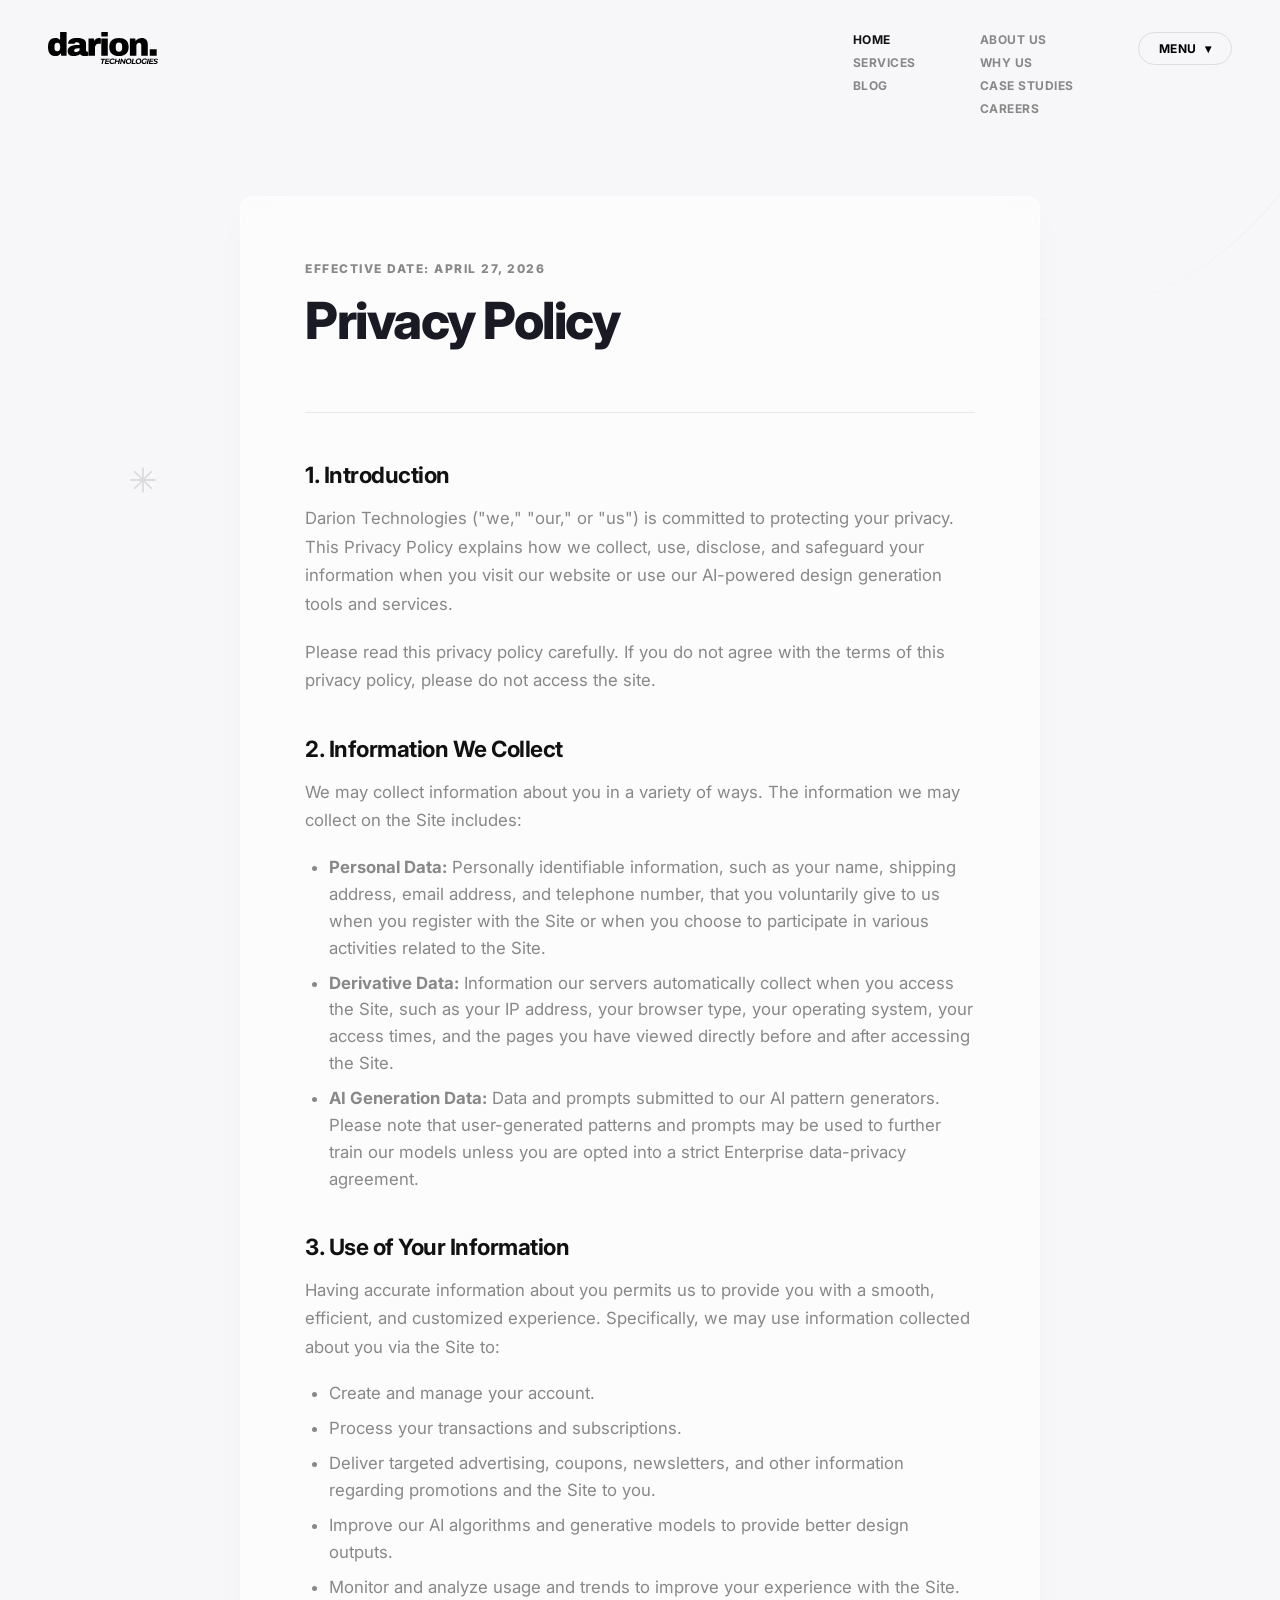
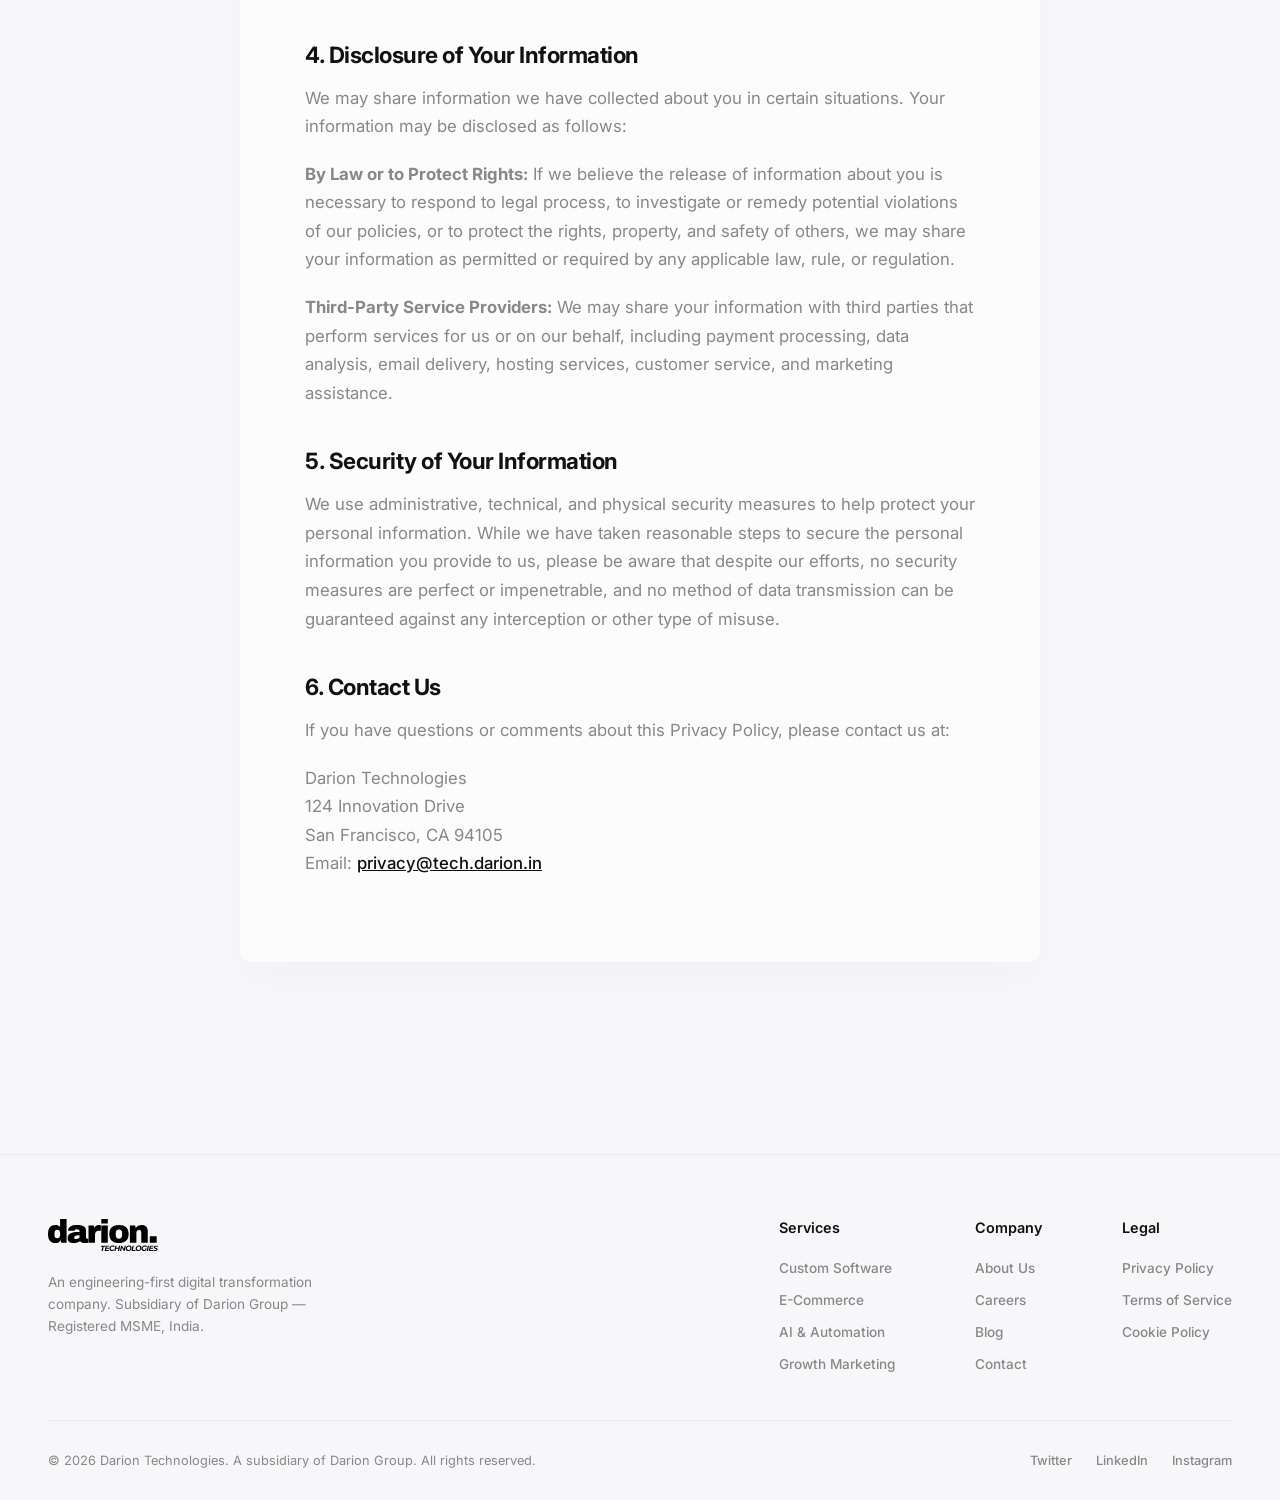
<file: privacy.html>
<!DOCTYPE html>
<html lang="en">

<head>
    <meta charset="UTF-8">
    <meta name="viewport" content="width=device-width, initial-scale=1.0">
    <meta name="google-site-verification" content="KczLwygnQh5xHZmdc2xaq30lxTxJCF4TRVUGhLjzKk0" />

    <!-- Primary SEO -->
    <title>Privacy Policy | Darion Technologies</title>
    <meta name="description" content="Read the Darion Technologies Privacy Policy to understand how we collect, use, and protect your personal information on our website and services.">
    <meta name="keywords" content="Darion Technologies Privacy Policy, Data Protection India">
    <meta name="author" content="Darion Technologies">
    <meta name="robots" content="index, follow">
    <link rel="canonical" href="https://tech.darion.in/privacy.html">

    <!-- Open Graph / Social -->
    <meta property="og:type" content="website">
    <meta property="og:url" content="https://tech.darion.in/privacy.html">
    <meta property="og:title" content="Privacy Policy | Darion Technologies">
    <meta property="og:description" content="How Darion Technologies collects, uses, and protects your personal information.">
    <meta property="og:site_name" content="Darion Technologies">
    <meta property="og:locale" content="en_IN">

    <!-- Twitter Card -->
    <meta name="twitter:card" content="summary_large_image">
    <meta name="twitter:title" content="Privacy Policy | Darion Technologies">
    <meta name="twitter:description" content="How Darion Technologies collects, uses, and protects your personal information.">
    <meta name="twitter:site" content="@DarionTech">

    <link rel="stylesheet" href="assets/css/styles.css">
    <script src="assets/js/scripts.js" defer></script>
    <style>
        /* Page-specific: Legal Content Layout */
        .legal-container {
            max-width: 800px;
            margin: 0 auto 5rem;
            width: 100%;
            background: rgba(255, 255, 255, 0.6);
            backdrop-filter: blur(20px);
            -webkit-backdrop-filter: blur(20px);
            border: 1px solid rgba(255, 255, 255, 0.4);
            box-shadow: 0 20px 40px rgba(0, 0, 0, 0.02);
            border-radius: 12px;
            padding: 4rem;
        }
        .legal-header {
            margin-bottom: 3rem;
            border-bottom: 1px solid rgba(0, 0, 0, 0.08);
            padding-bottom: 2rem;
        }
        .legal-body h2 {
            font-size: 1.4rem;
            font-weight: 700;
            margin: 2.5rem 0 1rem;
            color: var(--text-dark);
            letter-spacing: -0.5px;
        }
        .legal-body p {
            font-size: 1.05rem;
            line-height: 1.7;
            color: var(--text-gray);
            margin-bottom: 1.2rem;
        }
        .legal-body ul {
            margin-left: 1.5rem;
            margin-bottom: 1.5rem;
            color: var(--text-gray);
        }
        .legal-body li {
            margin-bottom: 0.5rem;
            line-height: 1.6;
            font-size: 1.05rem;
        }
        .legal-body a {
            color: var(--text-dark);
            text-decoration: underline;
            font-weight: 500;
        }
        @media (max-width: 768px) {
            .legal-container { padding: 2rem; }
        }
    </style>

    <script type="application/ld+json">
    {
        "@context": "https://schema.org",
        "@type": "Organization",
        "name": "Darion Technologies",
        "alternateName": "Darion Tech",
        "url": "https://tech.darion.in",
        "logo": "https://tech.darion.in/assets/logo.svg",
        "description": "Engineering-first digital transformation company. Subsidiary of Darion Group — Registered MSME, India.",
        "foundingDate": "2024",
        "address": {
            "@type": "PostalAddress",
            "addressCountry": "IN"
        },
        "contactPoint": {
            "@type": "ContactPoint",
            "email": "hello@tech.darion.in",
            "contactType": "customer support"
        },
        "sameAs": []
    }
    </script>
</head>

<body>

    <svg class="decoration star-1" viewBox="0 0 24 24" fill="none" stroke="#000" stroke-width="1.5">
        <path d="M12 2v20M2 12h20M4.929 4.929l14.142 14.142M4.929 19.071L19.071 4.929" />
    </svg>
    <div class="decoration curve-line"></div>

    <div class="container">
        <nav>
            <a href="index.html" class="logo" style="text-decoration: none; color: var(--text-dark);"><img src="assets/logo.svg" alt="Darion Logo" class="brand-icon"></a>
            <div class="nav-links-container">
                <div class="nav-col">
                    <a class="active" href="index.html" >Home</a>
                    <a href="generator.html">Services</a>

                    <a href="blog.html">Blog</a>
                </div>
                <div class="nav-col">
                    <a href="about.html">About Us</a>
                    <a href="features.html">Why Us</a>
                    <a href="collection.html">Case Studies</a>
                    <a href="careers.html">Careers</a>
                </div>
            </div>
            <button class="menu-btn">Menu <span>&#9662;</span></button>
        </nav>

        <main class="legal-container">
            <div class="legal-header">
                <p class="subtitle">Effective Date: April 27, 2026</p>
                <h1>Privacy Policy</h1>
            </div>

            <div class="legal-body">
                <h2>1. Introduction</h2>
                <p>Darion Technologies ("we," "our," or "us") is committed to protecting your privacy. This Privacy
                    Policy explains how we collect, use, disclose, and safeguard your information when you visit our
                    website or use our AI-powered design generation tools and services.</p>
                <p>Please read this privacy policy carefully. If you do not agree with the terms of this privacy policy,
                    please do not access the site.</p>

                <h2>2. Information We Collect</h2>
                <p>We may collect information about you in a variety of ways. The information we may collect on the Site
                    includes:</p>
                <ul>
                    <li><strong>Personal Data:</strong> Personally identifiable information, such as your name, shipping
                        address, email address, and telephone number, that you voluntarily give to us when you register
                        with the Site or when you choose to participate in various activities related to the Site.</li>
                    <li><strong>Derivative Data:</strong> Information our servers automatically collect when you access
                        the Site, such as your IP address, your browser type, your operating system, your access times,
                        and the pages you have viewed directly before and after accessing the Site.</li>
                    <li><strong>AI Generation Data:</strong> Data and prompts submitted to our AI pattern generators.
                        Please note that user-generated patterns and prompts may be used to further train our models
                        unless you are opted into a strict Enterprise data-privacy agreement.</li>
                </ul>

                <h2>3. Use of Your Information</h2>
                <p>Having accurate information about you permits us to provide you with a smooth, efficient, and
                    customized experience. Specifically, we may use information collected about you via the Site to:</p>
                <ul>
                    <li>Create and manage your account.</li>
                    <li>Process your transactions and subscriptions.</li>
                    <li>Deliver targeted advertising, coupons, newsletters, and other information regarding promotions
                        and the Site to you.</li>
                    <li>Improve our AI algorithms and generative models to provide better design outputs.</li>
                    <li>Monitor and analyze usage and trends to improve your experience with the Site.</li>
                </ul>

                <h2>4. Disclosure of Your Information</h2>
                <p>We may share information we have collected about you in certain situations. Your information may be
                    disclosed as follows:</p>
                <p><strong>By Law or to Protect Rights:</strong> If we believe the release of information about you is
                    necessary to respond to legal process, to investigate or remedy potential violations of our
                    policies, or to protect the rights, property, and safety of others, we may share your information as
                    permitted or required by any applicable law, rule, or regulation.</p>
                <p><strong>Third-Party Service Providers:</strong> We may share your information with third parties that
                    perform services for us or on our behalf, including payment processing, data analysis, email
                    delivery, hosting services, customer service, and marketing assistance.</p>

                <h2>5. Security of Your Information</h2>
                <p>We use administrative, technical, and physical security measures to help protect your personal
                    information. While we have taken reasonable steps to secure the personal information you provide to
                    us, please be aware that despite our efforts, no security measures are perfect or impenetrable, and
                    no method of data transmission can be guaranteed against any interception or other type of misuse.
                </p>

                <h2>6. Contact Us</h2>
                <p>If you have questions or comments about this Privacy Policy, please contact us at:</p>
                <p>
                    Darion Technologies<br>
                    124 Innovation Drive<br>
                    San Francisco, CA 94105<br>
                    Email: <a href="mailto:privacy@tech.darion.in">privacy@tech.darion.in</a>
                </p>
            </div>
        </main>
    </div>

    <footer class="footer">
        <div class="footer-content">
            <div class="footer-brand">
                <a href="index.html" class="logo" style="text-decoration: none; color: var(--text-dark);"><img src="assets/logo.svg" alt="Darion Logo" class="brand-icon"></a>
                <p>An engineering-first digital transformation company. Subsidiary of Darion Group — Registered MSME, India.</p>
            </div>

            <div class="footer-links">
                <div class="link-column">
                    <h4>Services</h4>
                    <a href="generator.html">Custom Software</a>
                    <a href="generator.html">E-Commerce</a>
                    <a href="generator.html">AI & Automation</a>
                    <a href="generator.html">Growth Marketing</a>
                </div>
                <div class="link-column">
                    <h4>Company</h4>
                    <a href="about.html">About Us</a>
                    <a href="careers.html">Careers</a>
                    <a href="blog.html">Blog</a>
                    <a href="contact.html">Contact</a>
                </div>
                <div class="link-column">
                    <h4>Legal</h4>
                    <a href="privacy.html">Privacy Policy</a>
                    <a href="#">Terms of Service</a>
                    <a href="#">Cookie Policy</a>
                </div>
            </div>
        </div>

        <div class="footer-bottom">
            <p>&copy; 2026 Darion Technologies. A subsidiary of Darion Group. All rights reserved.</p>
            <div class="social-links">
                <a href="#">Twitter</a>
                <a href="#">LinkedIn</a>
                <a href="#">Instagram</a>
            </div>
        </div>
    </footer>

    <!-- Mobile Menu Overlay -->
    <div class="mobile-menu" id="mobileMenu">
        <button class="close-btn" id="closeMenuBtn">&times;</button>
        <div class="mobile-nav-links">
            <a class="active" href="index.html" >Home</a>
            <a href="about.html">About Us</a>
            <a href="generator.html">Services</a>
            <a href="features.html">Why Us</a>

            <a href="collection.html">Case Studies</a>
            <a href="blog.html">Blog</a>
            <a href="careers.html">Careers</a>
            <a href="contact.html">Contact</a>
        </div>
    </div>
</body>

</html>
</file>
<file: assets/css/styles.css>
@import url('https://fonts.googleapis.com/css2?family=Inter:wght@300;400;500;600;700&display=swap');

:root {
    --bg-color: #f7f7fa;
    --text-dark: #111111;
    --text-gray: #888888;
    --accent: #111111;
    --accent-light: rgba(17, 17, 17, 0.08);
}

* {
    margin: 0;
    padding: 0;
    box-sizing: border-box;
    font-family: 'Inter', sans-serif;
}

body {
    background-color: var(--bg-color);
    color: var(--text-dark);
    min-height: 100vh;
    display: flex;
    flex-direction: column;
    align-items: center;
    overflow-x: hidden;
    position: relative;
}

/* Background Decorations */
.decoration {
    position: absolute;
    z-index: 0;
    pointer-events: none;
}

.star-1 {
    top: 15%;
    left: 10%;
    width: 30px;
    opacity: 0.1;
}

.star-2 {
    top: 60%;
    right: 15%;
    width: 40px;
    opacity: 0.1;
}

.curve-line {
    top: -10%;
    right: -5%;
    width: 50vw;
    height: 70vh;
    border-radius: 50%;
    border: 1px solid rgba(0, 0, 0, 0.05);
    border-bottom: none;
    border-left: none;
}

/* Container */
.container {
    width: 100%;
    max-width: 1400px;
    padding: 2rem 3rem;
    position: relative;
    z-index: 1;
    display: flex;
    flex-direction: column;
    flex: 1;
}

/* Navigation */
nav {
    display: flex;
    justify-content: space-between;
    align-items: flex-start;
    margin-bottom: 5rem;
}

.logo {
    font-size: 1.25rem;
    font-weight: 700;
    letter-spacing: -0.5px;
    text-decoration: none;
    color: var(--text-dark);
    display: inline-flex;
    align-items: center;
    gap: 8px;
}

.brand-icon {
    height: 32px;
    width: auto;
}

.nav-links-container {
    display: none;
}

@media (min-width: 1025px) {
    .nav-links-container {
        display: flex;
        gap: 4rem;
        margin-left: auto;
        margin-right: 4rem;
    }
}

.nav-col {
    display: flex;
    flex-direction: column;
    gap: 0.5rem;
}

.nav-col a {
    text-decoration: none;
    color: var(--text-gray);
    font-size: 0.75rem;
    font-weight: 700;
    letter-spacing: 0.5px;
    text-transform: uppercase;
    transition: color 0.3s;
}

.nav-col a:hover,
.nav-col a.active {
    color: var(--text-dark);
}

.menu-btn {
    padding: 0.5rem 1.25rem;
    border-radius: 20px;
    border: 1px solid #ddd;
    background: transparent;
    font-size: 0.75rem;
    font-weight: 700;
    letter-spacing: 0.5px;
    text-transform: uppercase;
    cursor: pointer;
    display: flex;
    align-items: center;
    gap: 0.5rem;
    transition: all 0.3s;
}

.menu-btn:hover {
    background: #eee;
}

/* Typography & Shared Components */
.subtitle {
    color: var(--text-gray);
    font-size: 0.75rem;
    font-weight: 800;
    margin-bottom: 1rem;
    text-transform: uppercase;
    letter-spacing: 1.5px;
}

h1 {
    font-size: clamp(2.2rem, 4vw, 3.5rem);
    font-weight: 800;
    line-height: 1.1;
    letter-spacing: -1.5px;
    margin-bottom: 2rem;
    color: #1a1a24;
}

h2 {
    font-size: clamp(1.6rem, 2.5vw, 2rem);
    font-weight: 700;
    letter-spacing: -1px;
    margin-bottom: 1.5rem;
}

p.body-text {
    color: var(--text-gray);
    font-size: 0.85rem;
    font-weight: 600;
    line-height: 1.6;
    margin-bottom: 1.5rem;
}

/* Homepage Hero Area */
.hero {
    max-width: 900px;
    margin-bottom: 3rem;
}

.hero-action {
    display: flex;
    align-items: center;
    gap: 1.5rem;
}

.btn-primary {
    background-color: #1f1f2e;
    color: #fff;
    padding: 1rem 2rem;
    border-radius: 30px;
    border: none;
    font-size: 0.7rem;
    font-weight: 700;
    letter-spacing: 1.5px;
    text-transform: uppercase;
    cursor: pointer;
    transition: transform 0.2s, background 0.3s;
    text-decoration: none;
    display: inline-block;
}

.btn-primary:hover {
    background-color: #33334d;
    transform: scale(1.02);
}

.btn-accent {
    background-color: var(--accent);
    color: #fff;
    padding: 1rem 2rem;
    border-radius: 30px;
    border: none;
    font-size: 0.7rem;
    font-weight: 700;
    letter-spacing: 1.5px;
    text-transform: uppercase;
    cursor: pointer;
    transition: transform 0.2s, background 0.3s;
    text-decoration: none;
    display: inline-block;
}

.btn-accent:hover {
    background-color: #4338ca;
    transform: scale(1.02);
}

.action-text {
    color: var(--text-gray);
    font-size: 0.9rem;
    line-height: 1.4;
}

/* Cards Grid */
.cards-grid {
    display: grid;
    grid-template-columns: repeat(3, 1fr);
    gap: var(--card-gap);
    margin-top: auto;
}

.cards-grid.home-cards {
    grid-template-columns: 1fr 1fr 1.8fr;
    height: 350px;
}

.card {
    position: relative;
    border-radius: 4px;
    overflow: hidden;
    padding: 1.5rem;
    display: flex;
    flex-direction: column;
    justify-content: flex-end;
}

.card-number {
    position: absolute;
    top: 1.5rem;
    left: 1.5rem;
    width: 30px;
    height: 30px;
    border-radius: 50%;
    border: 1px solid rgba(255, 255, 255, 0.4);
    display: flex;
    align-items: center;
    justify-content: center;
    font-size: 0.75rem;
    color: rgba(255, 255, 255, 0.8);
}

/* Card 1 */
.card-1 {
    background: #e8e8e8;
    color: var(--text-dark);
    justify-content: flex-end;
}

.card-1 .card-number {
    border-color: rgba(0, 0, 0, 0.1);
    color: var(--text-gray);
}

.avatars {
    display: flex;
    margin-bottom: 1rem;
}

.avatar {
    width: 30px;
    height: 30px;
    border-radius: 50%;
    background: #ccc;
    border: 2px solid #e8e8e8;
    margin-left: -10px;
    background-size: cover;
}

.avatar:first-child { margin-left: 0; background-color: #fca5a5; }
.avatar:nth-child(2) { background-color: #93c5fd; }
.avatar:nth-child(3) { background-color: #fcd34d; }

.card-1 h3 {
    font-size: 1rem;
    font-weight: 600;
    margin-bottom: 1rem;
}

.btn-outline {
    background: transparent;
    border: 1px solid rgba(0, 0, 0, 0.1);
    padding: 0.5rem 1rem;
    border-radius: 20px;
    font-size: 0.65rem;
    font-weight: 700;
    letter-spacing: 1px;
    color: var(--text-gray);
    cursor: pointer;
    text-transform: uppercase;
    align-self: flex-start;
    display: flex;
    align-items: center;
    gap: 0.5rem;
    text-decoration: none;
}

/* Card 2 */
.card-2 {
    background: linear-gradient(rgba(17,17,17,0.7), rgba(17,17,17,0.92)), #1f1f2e;
    color: white;
}

.feature-list {
    list-style: none;
    width: 100%;
}

.feature-list li {
    display: flex;
    justify-content: space-between;
    align-items: center;
    padding: 0.6rem 0;
    border-bottom: 1px solid rgba(255, 255, 255, 0.2);
    font-size: 0.85rem;
    font-weight: 500;
}

.feature-list li:last-child {
    border-bottom: none;
}

.feature-list li span:last-child {
    font-size: 1.2rem;
    transform: rotate(45deg);
}

/* Card 3 */
.card-3 {
    background: linear-gradient(rgba(0,0,0,0.2), rgba(0,0,0,0.7)), url('../card3.jpg') center/cover no-repeat;
    color: white;
    flex-direction: row;
    align-items: flex-end;
    justify-content: space-between;
}

.stats {
    display: flex;
    align-items: center;
    gap: 1rem;
    width: 100%;
}

.stats h2 {
    font-size: 3.5rem;
    font-weight: 700;
    line-height: 1;
    text-shadow: 0 4px 10px rgba(0, 0, 0, 0.1);
}

.stats p {
    font-size: 0.9rem;
    font-weight: 500;
    line-height: 1.4;
    max-width: 200px;
}

.scroll-down {
    font-size: 1.5rem;
    margin-left: auto;
    align-self: flex-end;
    margin-bottom: 0.5rem;
}

/* About Us Specifics */
.about-header {
    max-width: 900px;
    margin-bottom: 5rem;
    text-align: center;
    margin: 0 auto 4rem auto;
}

.mission-section {
    display: grid;
    grid-template-columns: 1fr 1fr;
    gap: 4rem;
    align-items: center;
    margin-bottom: 6rem;
}

.mission-image-card {
    height: 400px;
    border-radius: 4px;
    background: repeating-linear-gradient(90deg, rgba(255, 255, 255, 0.1) 0px, rgba(255, 255, 255, 0.1) 2px, transparent 2px, transparent 10px),
        linear-gradient(160deg, #111111 0%, #1f1f2e 100%);
    display: flex;
    align-items: center;
    justify-content: center;
    color: white;
    font-size: 2rem;
    font-weight: 700;
    letter-spacing: -1px;
    text-align: center;
    padding: 2rem;
}

.values-header {
    margin-bottom: 2rem;
}

.about-card {
    background: #e8e8e8;
    border-radius: 4px;
    padding: 2rem;
    display: flex;
    flex-direction: column;
    min-height: 250px;
    color: var(--text-dark);
}

.about-card .card-number {
    position: static;
    border: 1px solid rgba(0, 0, 0, 0.1);
    color: var(--text-gray);
    margin-bottom: auto;
}

.about-card h3 {
    font-size: 1.2rem;
    font-weight: 600;
    margin-bottom: 0.75rem;
    margin-top: 1rem;
}

.about-card p {
    color: var(--text-gray);
    font-size: 0.9rem;
    line-height: 1.5;
}

/* ──────────────────────────────────────────
   SERVICE TAG / PILL
   ────────────────────────────────────────── */
.service-tag {
    display: inline-block;
    background: var(--accent-light);
    color: var(--accent);
    font-size: 0.65rem;
    font-weight: 800;
    letter-spacing: 1px;
    text-transform: uppercase;
    padding: 0.4rem 1rem;
    border-radius: 20px;
    margin-bottom: 1rem;
}

/* ──────────────────────────────────────────
   SERVICE BLOCKS (generator.html / Services)
   ────────────────────────────────────────── */
.services-grid {
    display: grid;
    grid-template-columns: repeat(2, 1fr);
    gap: 1.5rem;
    margin-bottom: 5rem;
}

@media (max-width: 768px) {
    .services-grid {
        grid-template-columns: 1fr;
    }
}

.service-card {
    background: #fff;
    border: 1px solid rgba(0,0,0,0.06);
    border-radius: 8px;
    padding: 2.5rem;
    display: flex;
    flex-direction: column;
    gap: 1rem;
    transition: box-shadow 0.25s, transform 0.25s;
}

.service-card:hover {
    box-shadow: 0 6px 20px rgba(0,0,0,0.04);
    transform: translateY(-2px);
}

.service-icon {
    width: 48px;
    height: 48px;
    border-radius: 12px;
    background: #f7f7fa;
    border: 1px solid rgba(0,0,0,0.04);
    display: flex;
    align-items: center;
    justify-content: center;
    margin-bottom: 0.5rem;
}

.corp-icon {
    width: 24px;
    height: 24px;
    color: var(--text-dark);
}

.service-card h3 {
    font-size: 1.2rem;
    font-weight: 600;
    letter-spacing: -0.3px;
    color: var(--text-dark);
}

.service-card p {
    color: var(--text-gray);
    font-size: 0.9rem;
    line-height: 1.6;
    flex: 1;
}

.service-card a {
    color: var(--accent);
    text-decoration: none;
    font-size: 0.85rem;
    font-weight: 600;
    align-self: flex-start;
}

.service-card a:hover {
    text-decoration: underline;
}

/* ──────────────────────────────────────────
   PROCESS / EVOLUTION STRIP
   ────────────────────────────────────────── */
.process-section {
    margin-bottom: 5rem;
}

.process-section h2 {
    margin-bottom: 2rem;
}

.process-steps {
    display: flex;
    gap: 0;
    position: relative;
}

.process-steps::before {
    content: '';
    position: absolute;
    top: 24px;
    left: 24px;
    right: 24px;
    height: 1px;
    background: rgba(0,0,0,0.08);
    z-index: 0;
}

.process-step {
    flex: 1;
    display: flex;
    flex-direction: column;
    align-items: center;
    text-align: center;
    gap: 1rem;
    position: relative;
    z-index: 1;
}

.step-dot {
    width: 48px;
    height: 48px;
    border-radius: 50%;
    background: #fff;
    border: 2px solid rgba(0,0,0,0.1);
    display: flex;
    align-items: center;
    justify-content: center;
    font-size: 0.75rem;
    font-weight: 700;
    color: var(--text-gray);
    transition: background 0.2s, border-color 0.2s, color 0.2s;
}

.process-step.active .step-dot,
.process-step:hover .step-dot {
    background: var(--text-dark);
    border-color: var(--text-dark);
    color: #fff;
}

.process-step h4 {
    font-size: 0.85rem;
    font-weight: 600;
    color: var(--text-dark);
}

.process-step p {
    font-size: 0.78rem;
    color: var(--text-gray);
    line-height: 1.4;
    max-width: 140px;
}

@media (max-width: 768px) {
    .process-steps {
        flex-direction: column;
        gap: 2rem;
    }
    .process-steps::before {
        top: 0; left: 24px; right: auto; bottom: 0;
        width: 1px; height: 100%;
    }
    .process-step {
        flex-direction: row;
        align-items: flex-start;
        text-align: left;
    }
    .process-step p { max-width: 100%; }
}

/* ──────────────────────────────────────────
   FEATURES PAGE
   ────────────────────────────────────────── */
.differentiators-grid {
    display: grid;
    grid-template-columns: repeat(2, 1fr);
    gap: 1.5rem;
    margin-bottom: 5rem;
}

.diff-card {
    background: #e8e8e8;
    border-radius: 4px;
    padding: 2.5rem;
}

.diff-card .card-number {
    position: static;
    border: 1px solid rgba(0,0,0,0.1);
    color: var(--text-gray);
    margin-bottom: 1.5rem;
}

.diff-card h3 {
    font-size: 1.15rem;
    font-weight: 600;
    margin-bottom: 0.75rem;
}

.diff-card p {
    color: var(--text-gray);
    font-size: 0.9rem;
    line-height: 1.5;
}

.tech-stack-section {
    margin-bottom: 5rem;
}

.tech-stack-section h2 {
    margin-bottom: 2rem;
}

.stack-columns {
    display: grid;
    grid-template-columns: repeat(3, 1fr);
    gap: 1.5rem;
}

.stack-col {
    background: #fff;
    border: 1px solid rgba(0,0,0,0.06);
    border-radius: 8px;
    padding: 2rem;
}

.stack-col h4 {
    font-size: 0.85rem;
    font-weight: 600;
    text-transform: uppercase;
    letter-spacing: 1px;
    color: var(--accent);
    margin-bottom: 1.25rem;
}

.stack-col ul {
    list-style: none;
    display: flex;
    flex-direction: column;
    gap: 0.6rem;
}

.stack-col ul li {
    font-size: 0.9rem;
    color: var(--text-gray);
    display: flex;
    align-items: center;
    gap: 0.5rem;
}

.stack-col ul li::before {
    content: '—';
    color: var(--accent);
    font-weight: 700;
}

.stats-row {
    display: grid;
    grid-template-columns: repeat(4, 1fr);
    gap: 1.5rem;
    margin-bottom: 5rem;
}

.stat-block {
    background: #fff;
    border: 1px solid rgba(0,0,0,0.06);
    border-radius: 8px;
    padding: 2rem;
    text-align: center;
}

.stat-block .stat-value {
    font-size: 2.5rem;
    font-weight: 700;
    letter-spacing: -1px;
    color: var(--accent);
    display: block;
    margin-bottom: 0.5rem;
}

.stat-block .stat-label {
    font-size: 0.85rem;
    color: var(--text-gray);
    font-weight: 500;
}

/* ──────────────────────────────────────────
   PRICING PAGE
   ────────────────────────────────────────── */
.pricing-grid {
    display: grid;
    grid-template-columns: repeat(3, 1fr);
    gap: 1.5rem;
    margin-bottom: 5rem;
    align-items: start;
}

.pricing-card {
    background: #fff;
    border: 1px solid rgba(0,0,0,0.08);
    border-radius: 8px;
    padding: 2.5rem;
    display: flex;
    flex-direction: column;
    gap: 1.5rem;
}

.pricing-card.featured {
    background: #1f1f2e;
    color: white;
    border-color: #1f1f2e;
    position: relative;
}

.pricing-card.featured .pricing-price,
.pricing-card.featured h3 {
    color: white;
}

.pricing-card.featured p,
.pricing-card.featured .pricing-feature {
    color: rgba(255,255,255,0.65);
}

.pricing-card.featured .pricing-feature::before {
    color: #a5b4fc;
}

.featured-badge {
    position: absolute;
    top: -14px;
    left: 50%;
    transform: translateX(-50%);
    background: var(--accent);
    color: white;
    font-size: 0.65rem;
    font-weight: 700;
    letter-spacing: 1px;
    text-transform: uppercase;
    padding: 0.3rem 1rem;
    border-radius: 20px;
    white-space: nowrap;
}

.pricing-card h3 {
    font-size: 1.1rem;
    font-weight: 700;
    letter-spacing: -0.3px;
    color: var(--text-dark);
}

.pricing-card p {
    font-size: 0.88rem;
    color: var(--text-gray);
    line-height: 1.5;
    margin: 0;
}

.pricing-price {
    font-size: 2rem;
    font-weight: 700;
    letter-spacing: -1px;
    color: var(--text-dark);
}

.pricing-price span {
    font-size: 0.85rem;
    font-weight: 400;
    color: var(--text-gray);
    letter-spacing: 0;
}

.pricing-features {
    list-style: none;
    display: flex;
    flex-direction: column;
    gap: 0.8rem;
}

.pricing-feature {
    font-size: 0.88rem;
    color: var(--text-dark);
    display: flex;
    align-items: flex-start;
    gap: 0.6rem;
    line-height: 1.4;
}

.pricing-feature::before {
    content: '✓';
    color: var(--accent);
    font-weight: 700;
    flex-shrink: 0;
    margin-top: 1px;
}

/* ──────────────────────────────────────────
   BLOG PAGE
   ────────────────────────────────────────── */
.blog-grid {
    display: grid;
    grid-template-columns: repeat(2, 1fr);
    gap: 1.5rem;
    margin-bottom: 5rem;
}

.blog-card {
    background: #fff;
    border: 1px solid rgba(0,0,0,0.06);
    border-radius: 8px;
    padding: 2rem;
    display: flex;
    flex-direction: column;
    gap: 1rem;
    transition: box-shadow 0.25s, transform 0.25s;
    text-decoration: none;
    color: var(--text-dark);
}

.blog-card:hover {
    box-shadow: 0 8px 32px rgba(0,0,0,0.06);
    transform: translateY(-3px);
}

.blog-card-header {
    display: flex;
    justify-content: space-between;
    align-items: flex-start;
}

.blog-card h3 {
    font-size: 1.15rem;
    font-weight: 600;
    letter-spacing: -0.3px;
    line-height: 1.3;
    flex: 1;
    margin-right: 1rem;
}

.blog-meta {
    display: flex;
    gap: 1rem;
    font-size: 0.8rem;
    color: var(--text-gray);
    font-weight: 500;
}

.blog-card p {
    color: var(--text-gray);
    font-size: 0.88rem;
    line-height: 1.6;
    flex: 1;
}

.blog-footer {
    display: flex;
    align-items: center;
    justify-content: space-between;
    margin-top: auto;
}

.read-more {
    color: var(--accent);
    font-size: 0.83rem;
    font-weight: 600;
    text-decoration: none;
}

.read-more:hover { text-decoration: underline; }

/* ──────────────────────────────────────────
   CASE STUDIES (collection.html)
   ────────────────────────────────────────── */
.case-grid {
    display: grid;
    grid-template-columns: repeat(3, 1fr);
    gap: 1.5rem;
    margin-bottom: 5rem;
}

.case-card {
    background: #fff;
    border: 1px solid rgba(0,0,0,0.06);
    border-radius: 8px;
    overflow: hidden;
    display: flex;
    flex-direction: column;
    transition: box-shadow 0.25s, transform 0.25s;
}

.case-card:hover {
    box-shadow: 0 8px 32px rgba(0,0,0,0.07);
    transform: translateY(-3px);
}

.case-card-banner {
    height: 160px;
    background: linear-gradient(135deg, #4f46e5, #1e1b4b);
    display: flex;
    align-items: flex-end;
    padding: 1.5rem;
}

.case-banner-stat {
    color: white;
    font-size: 2.5rem;
    font-weight: 700;
    letter-spacing: -1px;
    line-height: 1;
}

.case-banner-label {
    color: rgba(255,255,255,0.65);
    font-size: 0.8rem;
    font-weight: 500;
    margin-left: 0.75rem;
    line-height: 1.2;
    max-width: 100px;
}

.case-card-body {
    padding: 1.75rem;
    display: flex;
    flex-direction: column;
    gap: 0.75rem;
    flex: 1;
}

.case-card-body h3 {
    font-size: 1.05rem;
    font-weight: 600;
}

.case-card-body p {
    color: var(--text-gray);
    font-size: 0.88rem;
    line-height: 1.5;
    flex: 1;
}

.case-card-body a {
    color: var(--accent);
    text-decoration: none;
    font-size: 0.83rem;
    font-weight: 600;
    align-self: flex-start;
}

/* ──────────────────────────────────────────
   CAREERS PAGE
   ────────────────────────────────────────── */
.culture-grid {
    display: grid;
    grid-template-columns: repeat(3, 1fr);
    gap: 1.5rem;
    margin-bottom: 5rem;
}

.culture-card {
    background: #e8e8e8;
    border-radius: 4px;
    padding: 2rem;
}

.culture-icon {
    font-size: 2rem;
    margin-bottom: 1rem;
    display: block;
}

.culture-card h3 {
    font-size: 1.1rem;
    font-weight: 600;
    margin-bottom: 0.75rem;
}

.culture-card p {
    color: var(--text-gray);
    font-size: 0.88rem;
    line-height: 1.5;
}

.jobs-list {
    width: 100%;
    max-width: 900px;
    margin: 0 auto 5rem;
}

.job-item {
    display: flex;
    justify-content: space-between;
    align-items: center;
    padding: 2rem 0;
    border-bottom: 1px solid rgba(0,0,0,0.07);
    gap: 2rem;
}

.job-info h3 {
    font-size: 1.1rem;
    font-weight: 600;
    margin-bottom: 0.5rem;
}

.job-meta {
    display: flex;
    gap: 1rem;
    flex-wrap: wrap;
}

.job-tag {
    font-size: 0.78rem;
    color: var(--text-gray);
    font-weight: 500;
    background: rgba(0,0,0,0.04);
    padding: 0.25rem 0.75rem;
    border-radius: 20px;
}

.open-cta {
    text-align: center;
    padding: 4rem 2rem;
    border: 1px dashed rgba(0,0,0,0.12);
    border-radius: 8px;
    margin-bottom: 5rem;
    max-width: 600px;
    margin-left: auto;
    margin-right: auto;
}

.open-cta h3 {
    font-size: 1.4rem;
    font-weight: 600;
    margin-bottom: 1rem;
}

.open-cta p {
    color: var(--text-gray);
    font-size: 0.9rem;
    line-height: 1.6;
    margin-bottom: 1.5rem;
}

/* ──────────────────────────────────────────
   CONTACT PAGE
   ────────────────────────────────────────── */
.contact-layout {
    display: grid;
    grid-template-columns: 1fr 1fr;
    gap: 5rem;
    margin-bottom: 5rem;
    align-items: start;
}

.contact-form {
    display: flex;
    flex-direction: column;
    gap: 1.25rem;
}

.form-group {
    display: flex;
    flex-direction: column;
    gap: 0.4rem;
}

.form-group label {
    font-size: 0.83rem;
    font-weight: 600;
    color: var(--text-dark);
}

.form-group input,
.form-group select,
.form-group textarea {
    background: #fff;
    border: 1px solid rgba(0,0,0,0.12);
    border-radius: 6px;
    padding: 0.85rem 1rem;
    font-size: 0.9rem;
    color: var(--text-dark);
    font-family: 'Inter', sans-serif;
    transition: border-color 0.2s;
    outline: none;
    width: 100%;
}

.form-group input:focus,
.form-group select:focus,
.form-group textarea:focus {
    border-color: var(--accent);
}

.form-group textarea {
    resize: vertical;
    min-height: 120px;
}

.contact-info {
    display: flex;
    flex-direction: column;
    gap: 2rem;
}

.contact-info h2 {
    font-size: 1.8rem;
    letter-spacing: -0.5px;
}

.info-item {
    display: flex;
    flex-direction: column;
    gap: 0.3rem;
}

.info-item .info-label {
    font-size: 0.78rem;
    font-weight: 600;
    text-transform: uppercase;
    letter-spacing: 1px;
    color: var(--text-gray);
}

.info-item .info-value {
    font-size: 1rem;
    font-weight: 600;
    color: var(--text-dark);
}

.info-item .info-sub {
    font-size: 0.83rem;
    color: var(--text-gray);
}

.sla-badge {
    display: inline-flex;
    align-items: center;
    gap: 0.4rem;
    background: var(--accent-light);
    color: var(--accent);
    font-size: 0.78rem;
    font-weight: 600;
    padding: 0.4rem 1rem;
    border-radius: 20px;
    align-self: flex-start;
}

/* Footer Styles */
.footer {
    width: 100%;
    max-width: 1400px;
    margin: 5rem auto 0;
    padding: 4rem 3rem 2rem;
    border-top: 1px solid rgba(0, 0, 0, 0.05);
    display: flex;
    flex-direction: column;
    gap: 3rem;
    position: relative;
    z-index: 1;
}

.footer-content {
    display: flex;
    justify-content: space-between;
    flex-wrap: wrap;
    gap: 3rem;
}

.footer-brand {
    max-width: 300px;
}

.footer-brand .logo {
    margin-bottom: 1rem;
    display: inline-block;
}

.footer-brand p {
    color: var(--text-gray);
    font-size: 0.85rem;
    line-height: 1.6;
}

.footer-links {
    display: flex;
    gap: 5rem;
    flex-wrap: wrap;
}

.link-column {
    display: flex;
    flex-direction: column;
    gap: 1rem;
}

.link-column h4 {
    font-size: 0.9rem;
    font-weight: 600;
    color: var(--text-dark);
    margin-bottom: 0.5rem;
}

.link-column a {
    text-decoration: none;
    color: var(--text-gray);
    font-size: 0.85rem;
    font-weight: 500;
    transition: color 0.3s;
}

.link-column a:hover {
    color: var(--text-dark);
}

.footer-bottom {
    display: flex;
    justify-content: space-between;
    align-items: center;
    padding-top: 2rem;
    border-top: 1px solid rgba(0, 0, 0, 0.05);
    color: var(--text-gray);
    font-size: 0.8rem;
    flex-wrap: wrap;
    gap: 1rem;
}

.social-links {
    display: flex;
    gap: 1.5rem;
}

.social-links a {
    color: var(--text-gray);
    text-decoration: none;
    font-weight: 500;
    transition: color 0.3s;
}

.social-links a:hover {
    color: var(--text-dark);
}

/* Mobile Menu Overlay */
.mobile-menu {
    position: fixed;
    top: 0;
    left: 0;
    width: 100%;
    height: 100%;
    background: rgba(247, 247, 250, 0.98);
    z-index: 1000;
    display: flex;
    flex-direction: column;
    align-items: center;
    justify-content: center;
    opacity: 0;
    pointer-events: none;
    transition: opacity 0.3s ease;
    backdrop-filter: blur(10px);
    -webkit-backdrop-filter: blur(10px);
}

.mobile-menu.active {
    opacity: 1;
    pointer-events: auto;
}

.close-btn {
    position: absolute;
    top: 2rem;
    right: 3rem;
    background: none;
    border: none;
    font-size: 3.5rem;
    cursor: pointer;
    color: var(--text-dark);
    transition: transform 0.3s;
}

.close-btn:hover {
    transform: scale(1.1);
}

.mobile-nav-links {
    display: flex;
    flex-direction: column;
    gap: 1.5rem;
    text-align: center;
}

.mobile-nav-links a {
    text-decoration: none;
    color: var(--text-gray);
    font-size: 2rem;
    font-weight: 600;
    transition: color 0.3s;
}

.mobile-nav-links a:hover,
.mobile-nav-links a.active {
    color: var(--text-dark);
}

/* Responsive */
@media (max-width: 1024px) {
    .cards-grid.home-cards {
        grid-template-columns: 1fr;
        height: auto;
    }
    .cards-grid {
        grid-template-columns: 1fr;
    }
    .mission-section {
        grid-template-columns: 1fr;
        gap: 2rem;
    }
    .nav-links-container {
        display: none;
    }
    .services-grid,
    .differentiators-grid,
    .blog-grid {
        grid-template-columns: 1fr;
    }
    .pricing-grid,
    .case-grid,
    .culture-grid {
        grid-template-columns: 1fr;
    }
    .stats-row {
        grid-template-columns: repeat(2, 1fr);
    }
    .stack-columns {
        grid-template-columns: 1fr;
    }
    .contact-layout {
        grid-template-columns: 1fr;
        gap: 3rem;
    }
    .process-steps {
        flex-direction: column;
        gap: 2rem;
    }
    .process-steps::before { display: none; }
}

@media (max-width: 768px) {
    .container {
        padding: 1.5rem;
    }
    .footer-content {
        flex-direction: column;
    }
    .footer-links {
        gap: 2.5rem;
    }
    .footer {
        padding: 3rem 1.5rem 1.5rem;
    }
    .close-btn {
        right: 1.5rem;
        top: 1.5rem;
    }
    .stats-row {
        grid-template-columns: repeat(2, 1fr);
    }
    .job-item {
        flex-direction: column;
        align-items: flex-start;
    }
}

@media (max-width: 600px) {
    h1 {
        font-size: 1.8rem !important;
        letter-spacing: -1px;
        margin-bottom: 1.5rem;
    }
    h2 {
        font-size: 1.3rem !important;
        letter-spacing: -0.5px;
        margin-bottom: 1rem;
    }
    h3, .card-1 h3, .about-card h3, .service-card h3, .diff-card h3, .pricing-card h3, .open-cta h3, .job-info h3, .culture-card h3 {
        font-size: 0.95rem !important;
        margin-bottom: 0.5rem;
    }
    .stats h2 {
        font-size: 1.8rem !important;
    }
    .stat-value {
        font-size: 1.8rem !important;
    }
    .pricing-price {
        font-size: 1.4rem !important;
    }
}
</file>
